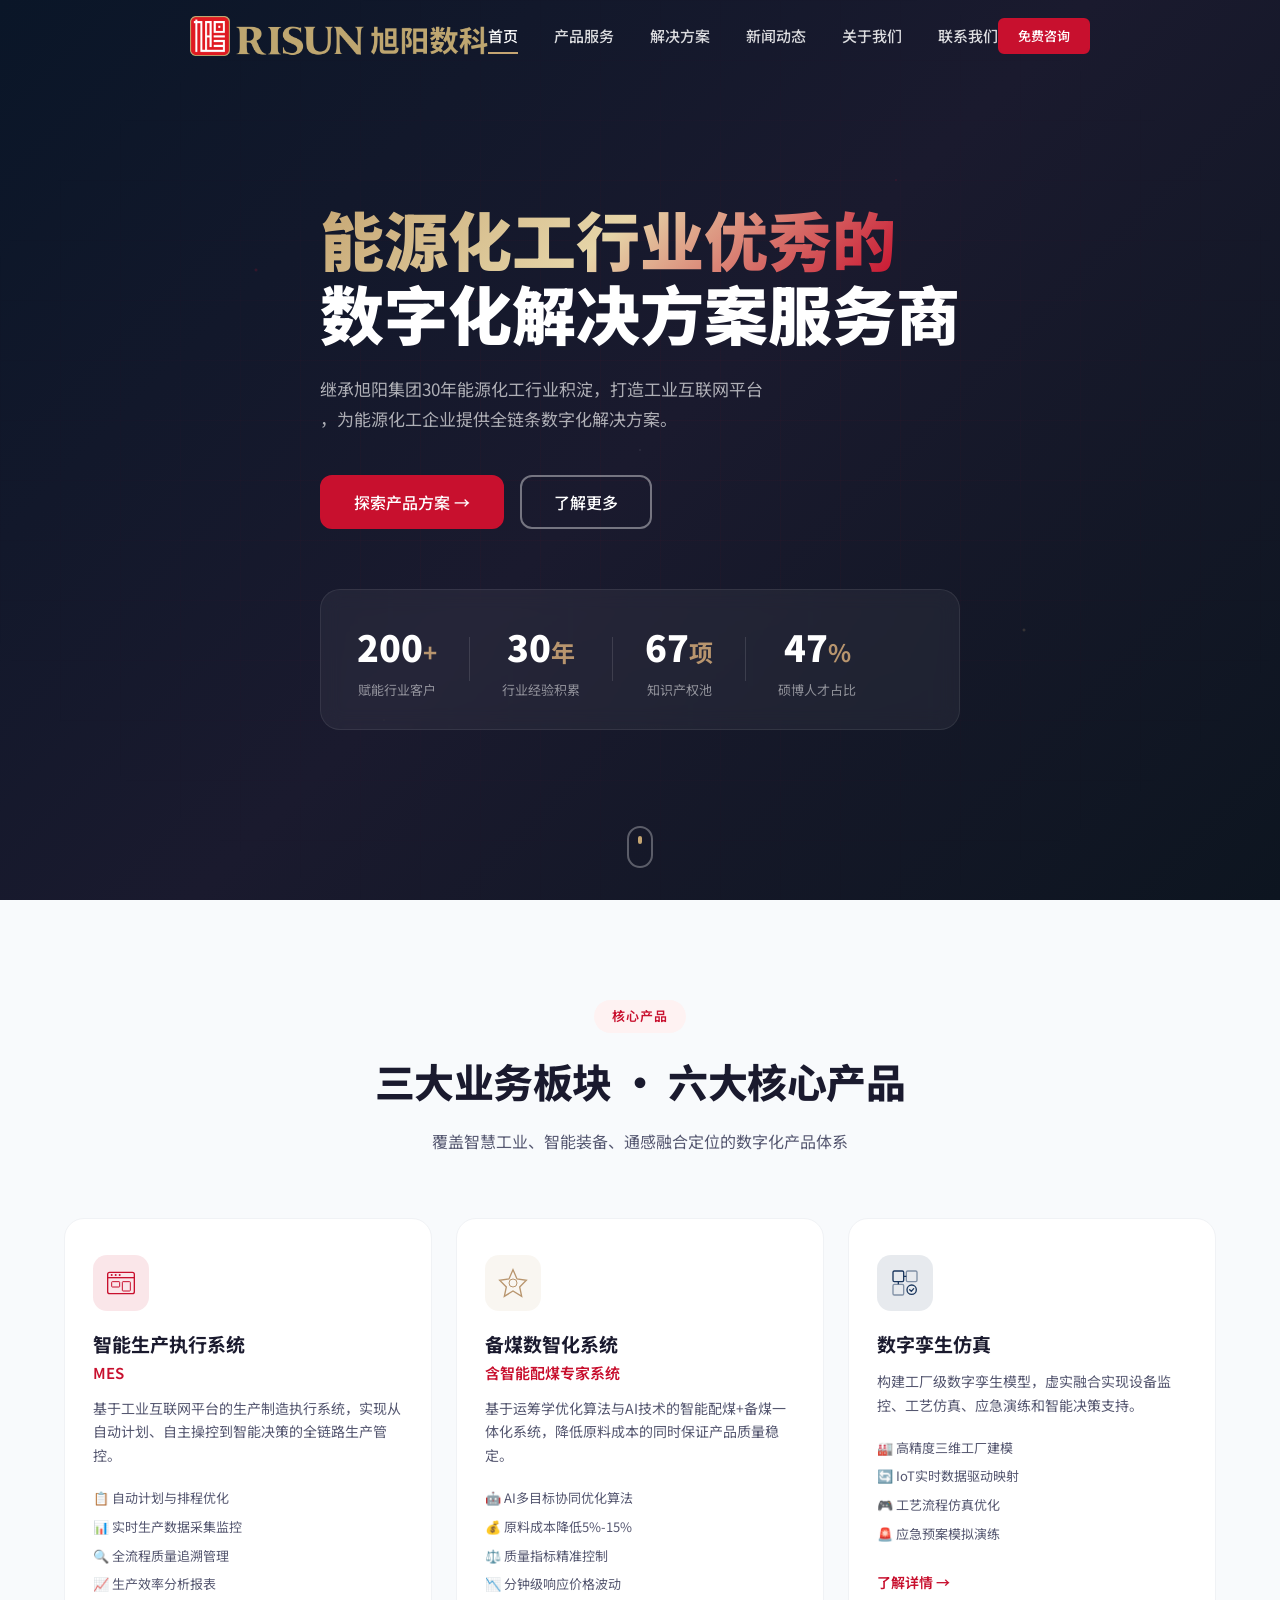
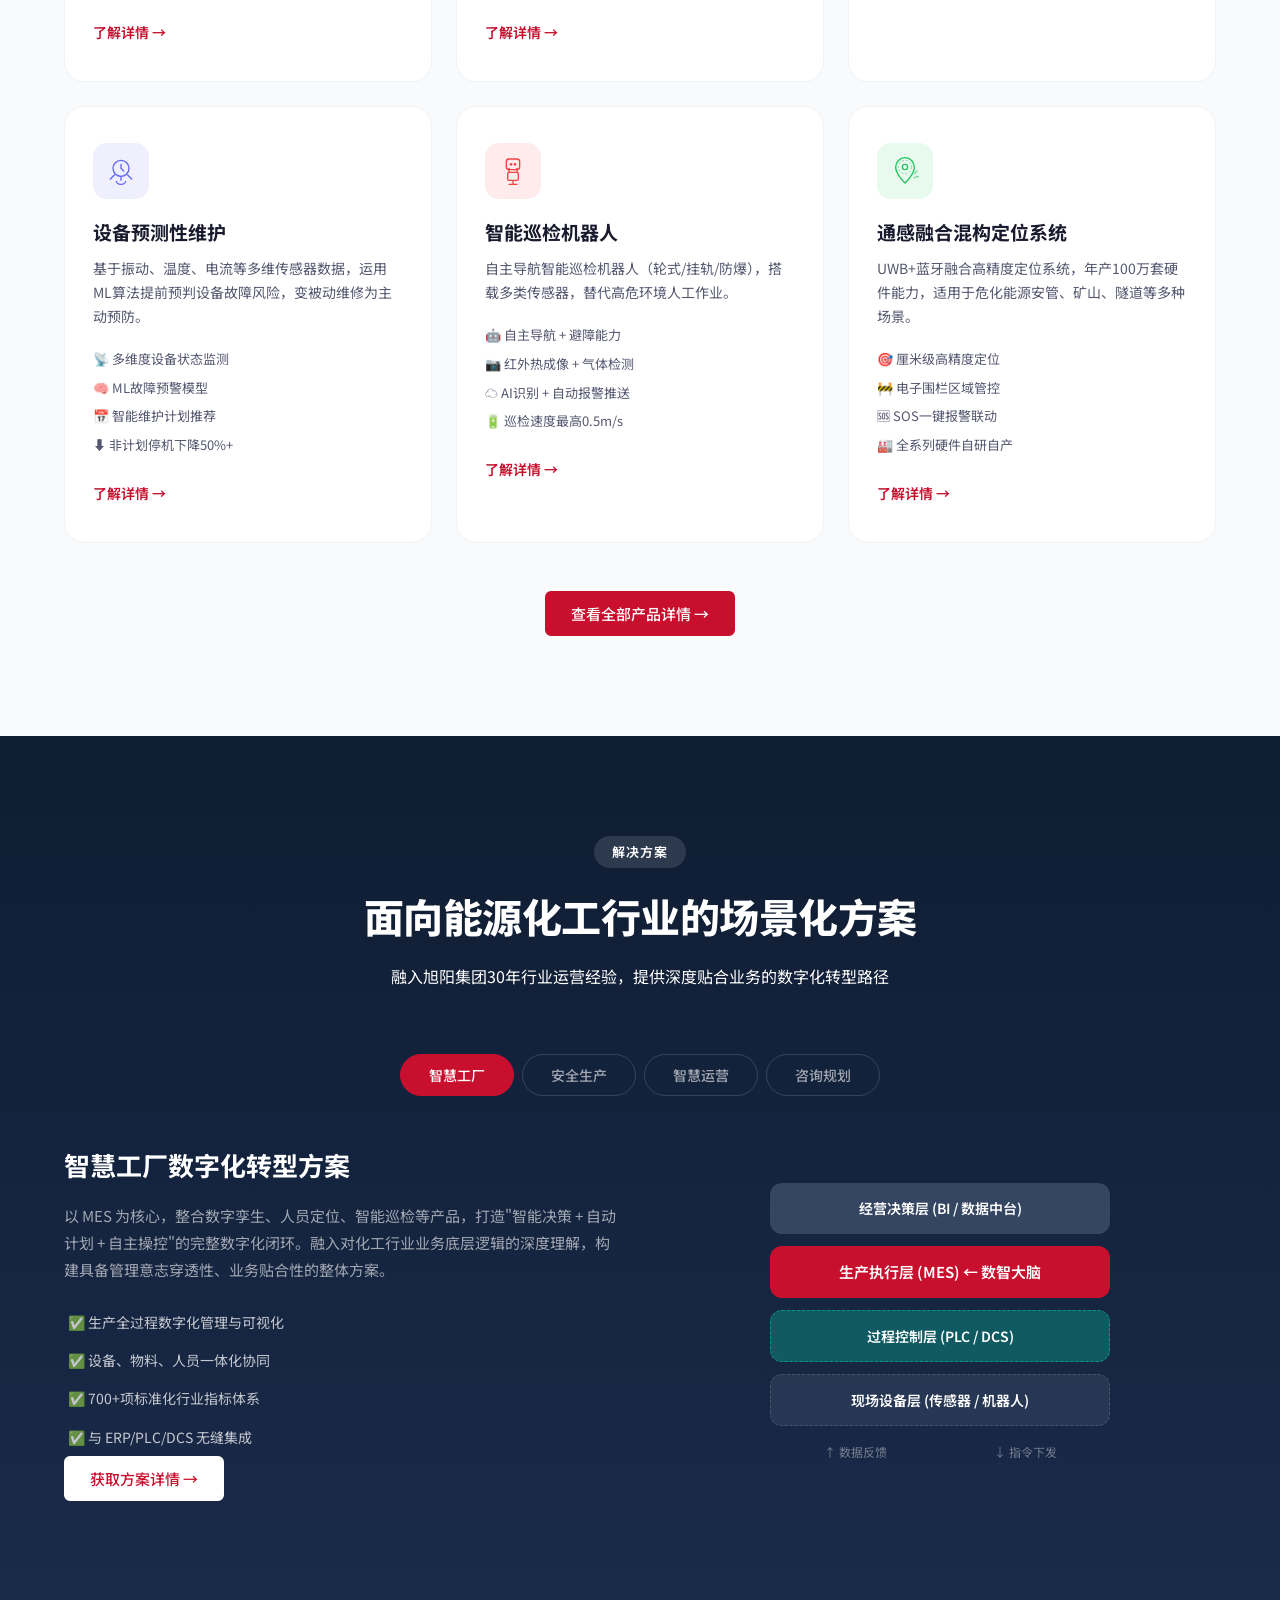
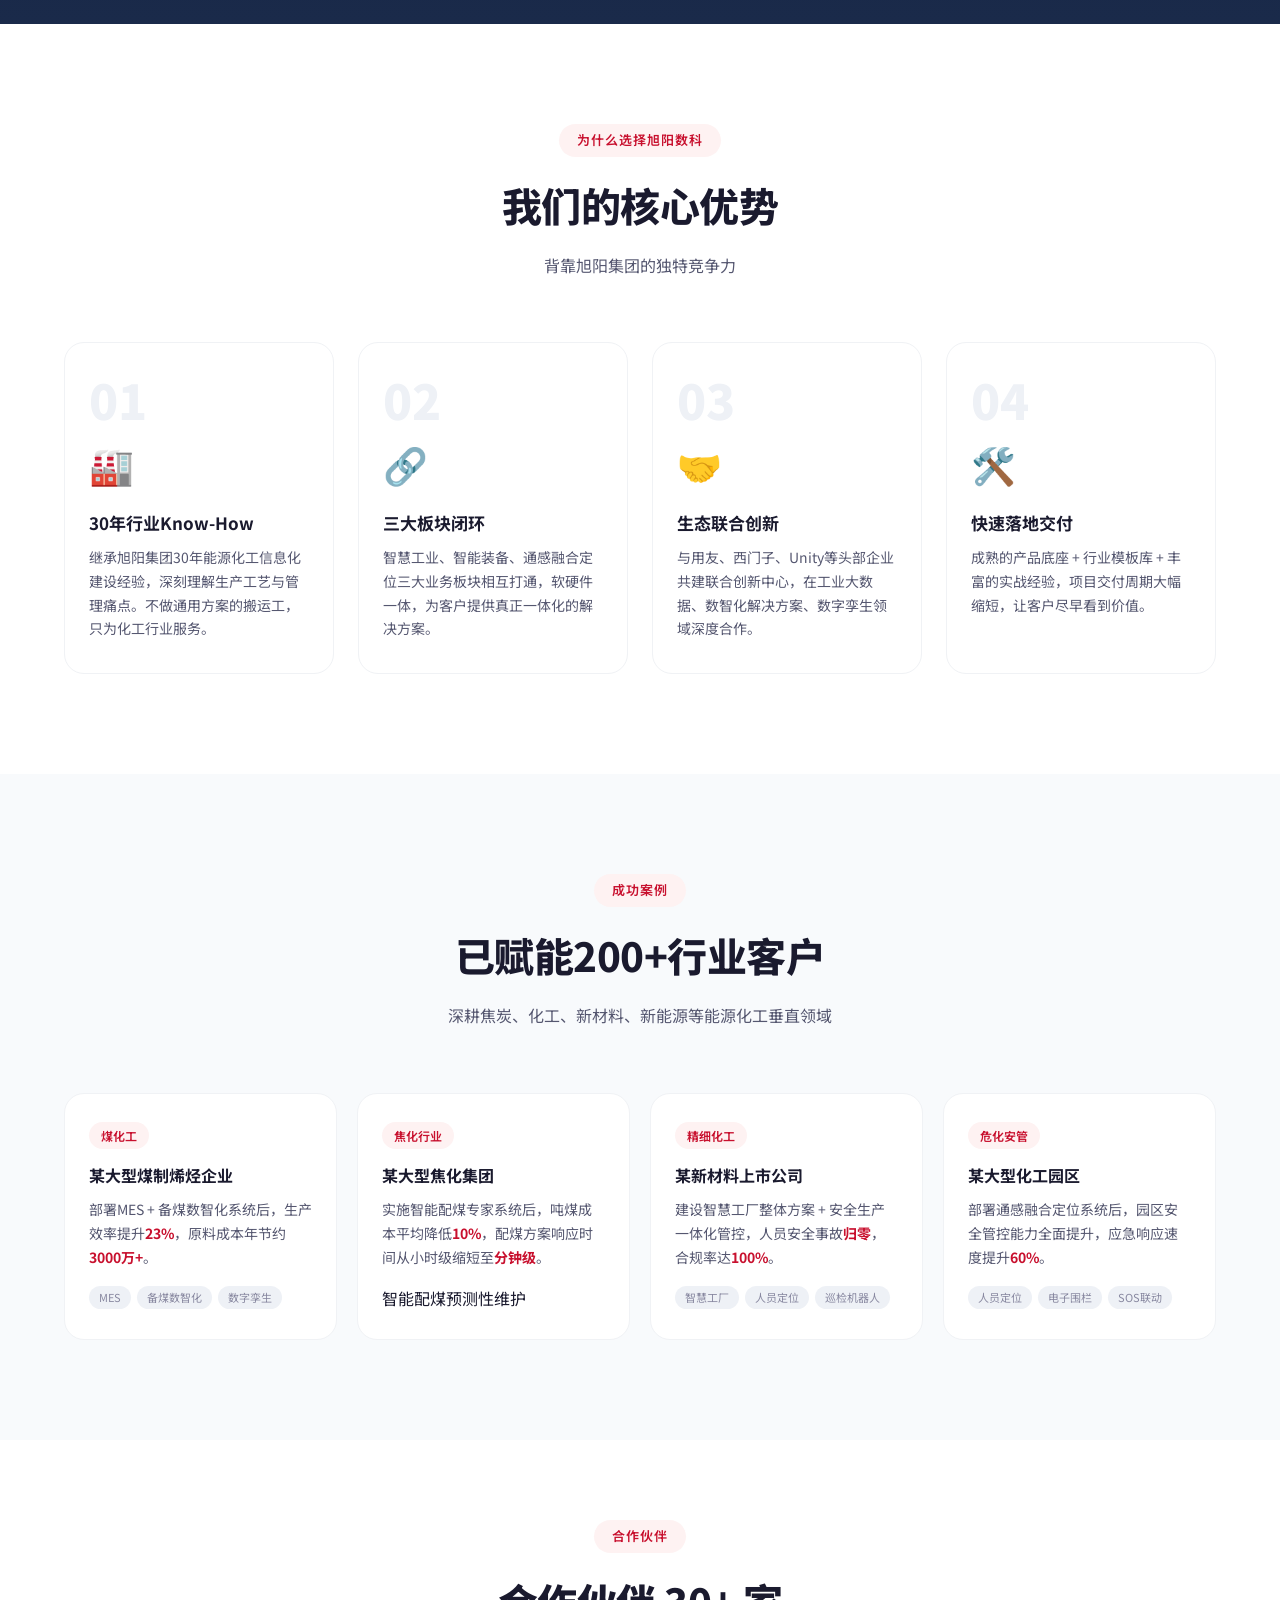
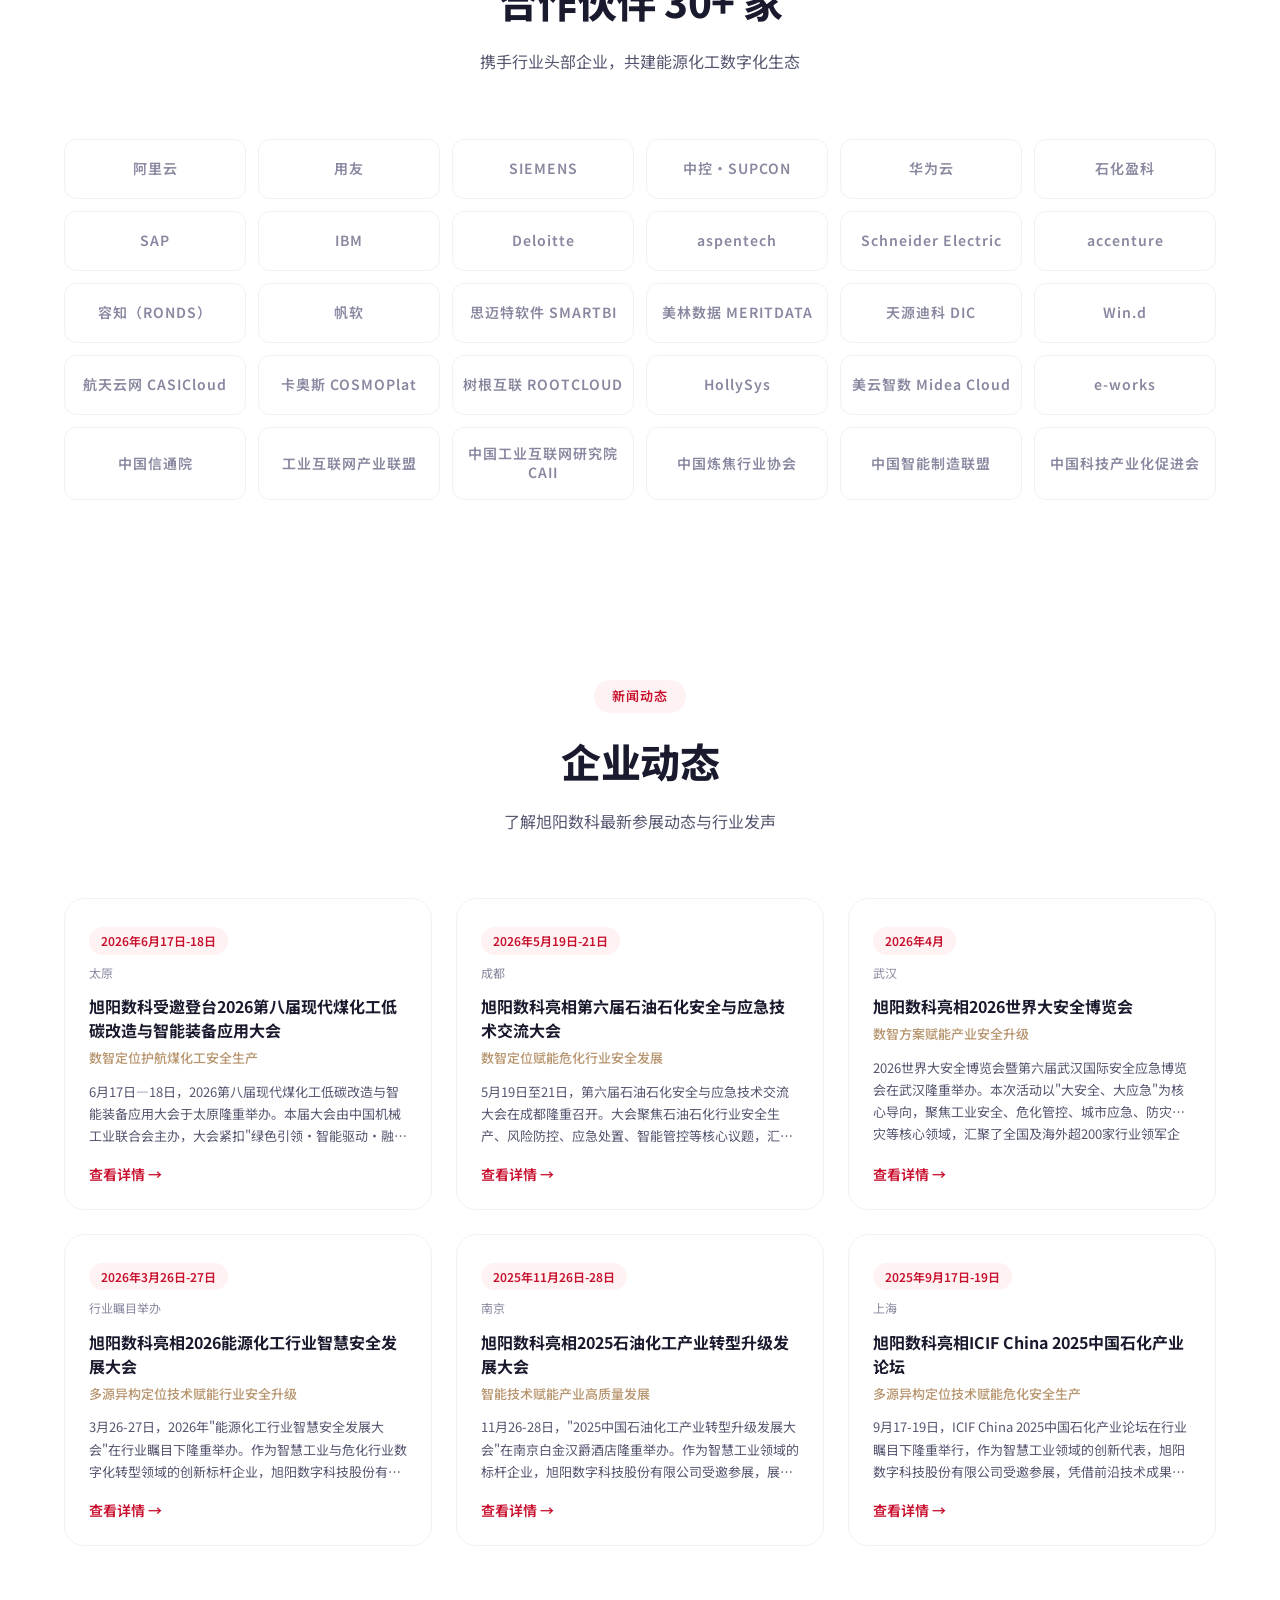
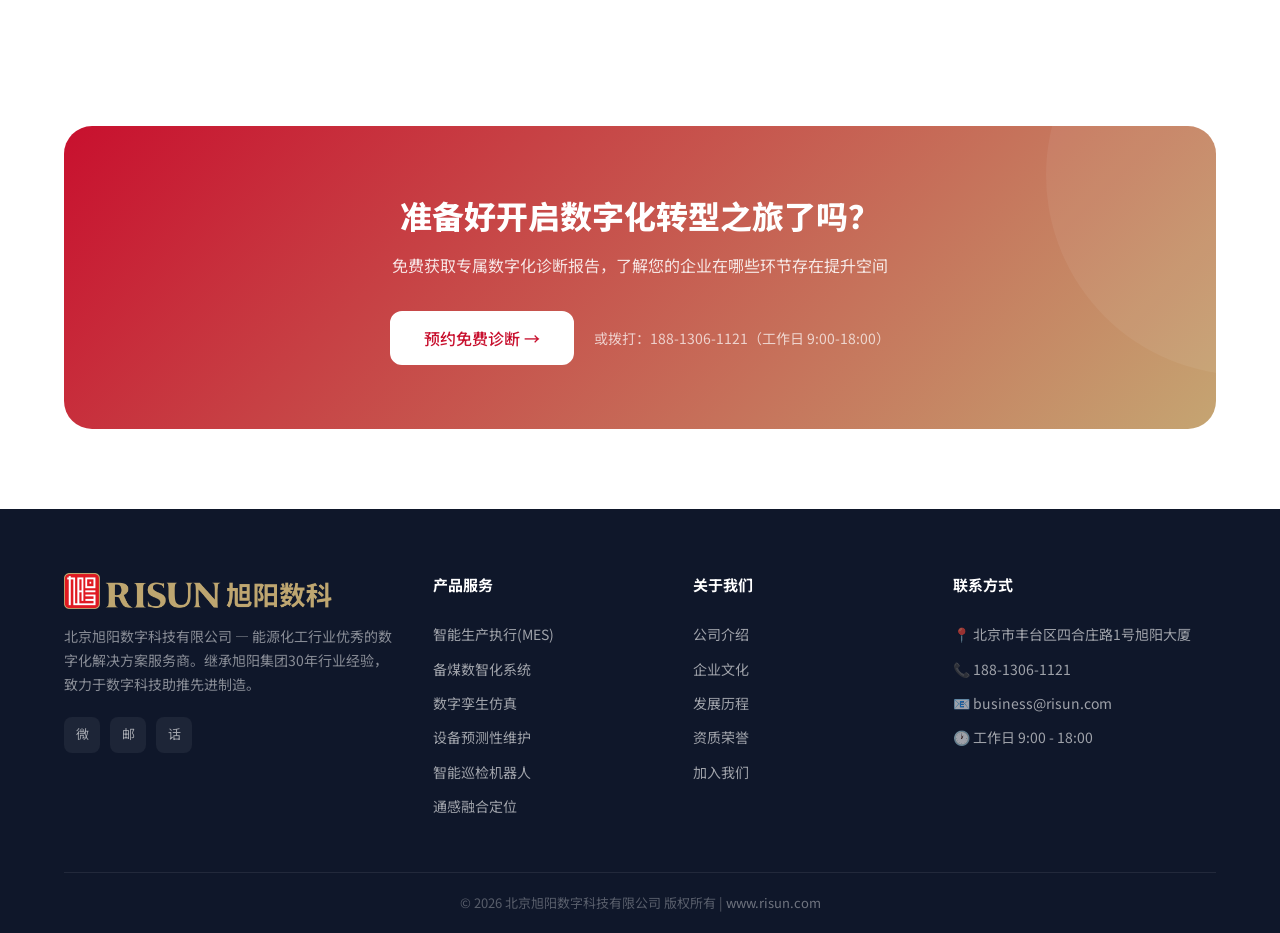
<file: index.html>
<!DOCTYPE html>
<html lang="zh-CN">
<head>
    <meta charset="UTF-8">
    <meta name="viewport" content="width=device-width, initial-scale=1.0">
    <title>旭阳数科 - 能源化工行业优秀的数字化解决方案服务商</title>
    <meta name="description" content="北京旭阳数字科技有限公司 - 继承旭阳集团30年能源化工信息化建设经验，提供MES、智能配煤、数字孪生、预测性维护、巡检机器人、人员定位等核心产品与服务。">
    <meta name="keywords" content="旭阳数科,能源化工,数字化转型,MES,智能配煤,数字孪生,预测性维护,巡检机器人,人员定位,工业互联网,智能制造">
    <link rel="stylesheet" href="css/style.css">
    <link rel="preconnect" href="https://fonts.googleapis.com">
    <link href="https://fonts.googleapis.com/css2?family=Noto+Sans+SC:wght@300;400;500;700;900&display=swap" rel="stylesheet">
    <!-- 旭阳数科官网 v2.1 - 含新闻动态栏目 -->
</head>
<body>
    <!-- 导航栏 -->
    <header class="navbar" id="navbar">
        <div class="container nav-container">
            <a href="index.html" class="logo">
                <img src="images/logo.png" alt="旭阳数科" class="logo-img">
            </a>
            <nav class="nav-menu" id="navMenu">
                <a href="index.html" class="nav-link active">首页</a>
                <a href="products.html" class="nav-link">产品服务</a>
                <a href="#solutions" class="nav-link">解决方案</a>
                <a href="#news" class="nav-link">新闻动态</a>
                <a href="about.html" class="nav-link">关于我们</a>
                <a href="contact.html" class="nav-link">联系我们</a>
            </nav>
            <div class="nav-actions">
                <a href="contact.html" class="btn btn-primary btn-sm">免费咨询</a>
                <button class="hamburger" id="hamburger" aria-label="菜单">
                    <span></span><span></span><span></span>
                </button>
            </div>
        </div>
    </header>

    <!-- Hero 区域 -->
    <section class="hero">
        <div class="hero-bg">
            <div class="hero-particles" id="particles"></div>
            <div class="hero-grid-overlay"></div>
        </div>
        <div class="container hero-content">
            <h1 class="hero-title">
                <span class="gradient-text">能源化工行业优秀的</span><br>
                数字化解决方案服务商
            </h1>
            <p class="hero-subtitle">
                继承旭阳集团30年能源化工行业积淀，打造工业互联网平台<br class="hide-mobile">，为能源化工企业提供全链条数字化解决方案。
            </p>
            <div class="hero-actions">
                <a href="products.html" class="btn btn-primary btn-lg">探索产品方案 →</a>
                <a href="#solutions" class="btn btn-outline btn-lg">了解更多</a>
            </div>
            <div class="hero-stats">
                <div class="stat-item">
                    <div class="stat-number" data-target="200">0</div><span class="stat-plus">+</span>
                    <div class="stat-label">赋能行业客户</div>
                </div>
                <div class="stat-divider"></div>
                <div class="stat-item">
                    <div class="stat-number" data-target="30">0</div><span class="stat-plus">年</span>
                    <div class="stat-label">行业经验积累</div>
                </div>
                <div class="stat-divider"></div>
                <div class="stat-item">
                    <div class="stat-number" data-target="67">0</div><span class="stat-plus">项</span>
                    <div class="stat-label">知识产权池</div>
                </div>
                <div class="stat-divider"></div>
                <div class="stat-item">
                    <div class="stat-number" data-target="47">0</div><span class="stat-percent">%</span>
                    <div class="stat-label">硕博人才占比</div>
                </div>
            </div>
        </div>
        <div class="hero-scroll-indicator">
            <div class="scroll-arrow"></div>
        </div>
    </section>

    <!-- 核心产品 -->
    <section class="section products-section" id="products">
        <div class="container">
            <div class="section-header">
                <div class="section-tag">核心产品</div>
                <h2 class="section-title">三大业务板块 · 六大核心产品</h2>
                <p class="section-desc">覆盖智慧工业、智能装备、通感融合定位的数字化产品体系</p>
            </div>
            <div class="products-grid">
                <!-- 产品卡片 1: MES -->
                <div class="product-card" data-aos="fade-up">
                    <div class="product-icon-wrap">
                        <div class="product-icon mes-icon">
                            <svg viewBox="0 0 48 48" fill="none"><rect x="4" y="8" width="40" height="32" rx="3" stroke="currentColor" stroke-width="2"/><line x1="4" y1="16" x2="44" y2="16" stroke="currentColor" stroke-width="2"/><circle cx="10" cy="12" r="1.5" fill="currentColor"/><circle cx="16" cy="12" r="1.5" fill="currentColor"/><circle cx="22" cy="12" r="1.5" fill="currentColor"/><rect x="10" y="22" width="12" height="8" rx="1" stroke="currentColor" stroke-width="1.5"/><rect x="26" y="22" width="12" height="14" rx="1" stroke="currentColor" stroke-width="1.5"/></svg>
                        </div>
                    </div>
                    <h3 class="product-name">智能生产执行系统<br><span>MES</span></h3>
                    <p class="product-desc">基于工业互联网平台的生产制造执行系统，实现从自动计划、自主操控到智能决策的全链路生产管控。</p>
                    <ul class="product-features">
                        <li>📋 自动计划与排程优化</li>
                        <li>📊 实时生产数据采集监控</li>
                        <li>🔍 全流程质量追溯管理</li>
                        <li>📈 生产效率分析报表</li>
                    </ul>
                    <a href="products.html#mes" class="product-link">了解详情 →</a>
                </div>

                <!-- 产品卡片 2: 配煤 -->
                <div class="product-card" data-aos="fade-up" data-delay="100">
                    <div class="product-icon-wrap">
                        <div class="product-icon coal-icon">
                            <svg viewBox="0 0 48 48" fill="none"><path d="M24 4L30 18L44 20L34 30L37 44L24 36L11 44L14 30L4 20L18 18L24 4Z" stroke="currentColor" stroke-width="2" fill="none"/><circle cx="24" cy="24" r="6" stroke="currentColor" stroke-width="1.5"/></svg>
                        </div>
                    </div>
                    <h3 class="product-name">备煤数智化系统<br><span>含智能配煤专家系统</span></h3>
                    <p class="product-desc">基于运筹学优化算法与AI技术的智能配煤+备煤一体化系统，降低原料成本的同时保证产品质量稳定。</p>
                    <ul class="product-features">
                        <li>🤖 AI多目标协同优化算法</li>
                        <li>💰 原料成本降低5%-15%</li>
                        <li>⚖️ 质量指标精准控制</li>
                        <li>📉 分钟级响应价格波动</li>
                    </ul>
                    <a href="products.html#coal" class="product-link">了解详情 →</a>
                </div>

                <!-- 产品卡片 3: 数字孪生 -->
                <div class="product-card" data-aos="fade-up" data-delay="200">
                    <div class="product-icon-wrap">
                        <div class="product-icon twin-icon">
                            <svg viewBox="0 0 48 48" fill="none"><rect x="6" y="6" width="16" height="16" rx="2" stroke="currentColor" stroke-width="2"/><rect x="26" y="6" width="16" height="16" rx="2" stroke="currentColor" stroke-width="2" opacity="0.5"/><rect x="6" y="26" width="16" height="16" rx="2" stroke="currentColor" stroke-width="2" opacity="0.5"/><path d="M22 14H26M14 22V26" stroke="currentColor" stroke-width="2"/><circle cx="34" cy="34" r="7" stroke="currentColor" stroke-width="2"/><path d="M31 34L33.5 36.5L37 32.5" stroke="currentColor" stroke-width="2" stroke-linecap="round" stroke-linejoin="round"/></svg>
                        </div>
                    </div>
                    <h3 class="product-name">数字孪生仿真</h3>
                    <p class="product-desc">构建工厂级数字孪生模型，虚实融合实现设备监控、工艺仿真、应急演练和智能决策支持。</p>
                    <ul class="product-features">
                        <li>🏭 高精度三维工厂建模</li>
                        <li>🔄 IoT实时数据驱动映射</li>
                        <li>🎮 工艺流程仿真优化</li>
                        <li>🚨 应急预案模拟演练</li>
                    </ul>
                    <a href="products.html#twin" class="product-link">了解详情 →</a>
                </div>

                <!-- 产品卡片 4: 预测性维护 -->
                <div class="product-card" data-aos="fade-up" data-delay="300">
                    <div class="product-icon-wrap">
                        <div class="product-icon maintain-icon">
                            <svg viewBox="0 0 48 48" fill="none"><circle cx="24" cy="20" r="12" stroke="currentColor" stroke-width="2"/><path d="M24 14V20L28 24" stroke="currentColor" stroke-width="2" stroke-linecap="round"/><path d="M8 36L14 30M40 36L34 30M24 38V32" stroke="currentColor" stroke-width="2" stroke-linecap="round"/><path d="M17 39C17 41.76 20.13 44 24 44C27.87 44 31 41.76 31 39" stroke="currentColor" stroke-width="2"/></svg>
                        </div>
                    </div>
                    <h3 class="product-name">设备预测性维护</h3>
                    <p class="product-desc">基于振动、温度、电流等多维传感器数据，运用ML算法提前预判设备故障风险，变被动维修为主动预防。</p>
                    <ul class="product-features">
                        <li>📡 多维度设备状态监测</li>
                        <li>🧠 ML故障预警模型</li>
                        <li>📅 智能维护计划推荐</li>
                        <li>⬇️ 非计划停机下降50%+</li>
                    </ul>
                    <a href="products.html#maintain" class="product-link">了解详情 →</a>
                </div>

                <!-- 产品卡片 5: 巡检机器人 -->
                <div class="product-card" data-aos="fade-up" data-delay="400">
                    <div class="product-icon-wrap">
                        <div class="product-icon robot-icon">
                            <svg viewBox="0 0 48 48" fill="none"><rect x="14" y="6" width="20" height="16" rx="4" stroke="currentColor" stroke-width="2"/><circle cx="21" cy="14" r="2" fill="currentColor"/><circle cx="27" cy="14" r="2" fill="currentColor"/><line x1="18" y1="20" x2="18" y2="26" stroke="currentColor" stroke-width="2" stroke-linecap="round"/><line x1="30" y1="20" x2="30" y2="26" stroke="currentColor" stroke-width="2" stroke-linecap="round"/><rect x="16" y="26" width="16" height="12" rx="2" stroke="currentColor" stroke-width="2"/><line x1="24" y1="38" x2="24" y2="44" stroke="currentColor" stroke-width="2"/><line x1="18" y1="44" x2="30" y2="44" stroke="currentColor" stroke-width="2" stroke-linecap="round"/></svg>
                        </div>
                    </div>
                    <h3 class="product-name">智能巡检机器人</h3>
                    <p class="product-desc">自主导航智能巡检机器人（轮式/挂轨/防爆），搭载多类传感器，替代高危环境人工作业。</p>
                    <ul class="product-features">
                        <li>🤖 自主导航 + 避障能力</li>
                        <li>📷 红外热成像 + 气体检测</li>
                        <li>☁️ AI识别 + 自动报警推送</li>
                        <li>🔋 巡检速度最高0.5m/s</li>
                    </ul>
                    <a href="products.html#robot" class="product-link">了解详情 →</a>
                </div>

                <!-- 产品卡片 6: 人员定位 -->
                <div class="product-card" data-aos="fade-up" data-delay="500">
                    <div class="product-icon-wrap">
                        <div class="product-icon location-icon">
                            <svg viewBox="0 0 48 48" fill="none"><path d="M24 4C16.27 4 10 10.73 10 18.5C10 29 24 42 24 42S38 29 38 18.5C38 10.73 31.73 4 24 4Z" stroke="currentColor" stroke-width="2"/><circle cx="24" cy="18" r="4" stroke="currentColor" stroke-width="2"/><circle cx="24" cy="18" r="10" stroke="currentColor" stroke-width="1.5" stroke-dasharray="3 3" opacity="0.5"/><path d="M38 28L42 24M38 34L44 32" stroke="currentColor" stroke-width="2" stroke-linecap="round" opacity="0.6"/></svg>
                        </div>
                    </div>
                    <h3 class="product-name">通感融合混构定位系统</h3>
                    <p class="product-desc">UWB+蓝牙融合高精度定位系统，年产100万套硬件能力，适用于危化能源安管、矿山、隧道等多种场景。</p>
                    <ul class="product-features">
                        <li>🎯 厘米级高精度定位</li>
                        <li>🚧 电子围栏区域管控</li>
                        <li>🆘 SOS一键报警联动</li>
                        <li>🏭 全系列硬件自研自产</li>
                    </ul>
                    <a href="products.html#location" class="product-link">了解详情 →</a>
                </div>
            </div>
            <div class="section-cta">
                <a href="products.html" class="btn btn-primary">查看全部产品详情 →</a>
            </div>
        </div>
    </section>

    <!-- 解决方案 -->
    <section class="section solutions-section" id="solutions">
        <div class="container">
            <div class="section-header light">
                <div class="section-tag">解决方案</div>
                <h2 class="section-title">面向能源化工行业的场景化方案</h2>
                <p class="section-desc">融入旭阳集团30年行业运营经验，提供深度贴合业务的数字化转型路径</p>
            </div>
            <div class="solutions-tabs">
                <div class="tabs-nav" id="solutionTabs">
                    <button class="tab-btn active" data-tab="smart-factory">智慧工厂</button>
                    <button class="tab-btn" data-tab="safe-production">安全生产</button>
                    <button class="tab-btn" data-tab="energy-manage">智慧运营</button>
                    <button class="tab-btn" data-tab="equipment-life">咨询规划</button>
                </div>
                <div class="tabs-content">
                    <div class="tab-panel active" id="smart-factory">
                        <div class="panel-content">
                            <div class="panel-info">
                                <h3>智慧工厂数字化转型方案</h3>
                                <p>以 MES 为核心，整合数字孪生、人员定位、智能巡检等产品，打造"智能决策 + 自动计划 + 自主操控"的完整数字化闭环。融入对化工行业业务底层逻辑的深度理解，构建具备管理意志穿透性、业务贴合性的整体方案。</p>
                                <ul class="panel-list">
                                    <li>✅ 生产全过程数字化管理与可视化</li>
                                    <li>✅ 设备、物料、人员一体化协同</li>
                                    <li>✅ 700+项标准化行业指标体系</li>
                                    <li>✅ 与 ERP/PLC/DCS 无缝集成</li>
                                </ul>
                                <a href="contact.html" class="btn btn-white">获取方案详情 →</a>
                            </div>
                            <div class="panel-visual">
                                <div class="factory-diagram">
                                    <div class="factory-layer layer-plan">经营决策层 (BI / 数据中台)</div>
                                    <div class="factory-layer layer-mes">生产执行层 (MES) ← 数智大脑</div>
                                    <div class="factory-layer layer-control">过程控制层 (PLC / DCS)</div>
                                    <div class="factory-layer layer-device">现场设备层 (传感器 / 机器人)</div>
                                    <div class="factory-arrows">
                                        <span>↑ 数据反馈</span>
                                        <span>↓ 指令下发</span>
                                    </div>
                                </div>
                            </div>
                        </div>
                    </div>
                    <div class="tab-panel" id="safe-production">
                        <div class="panel-content">
                            <div class="panel-info">
                                <h3>安全生产一体化管控方案</h3>
                                <p>以企业安全与环保需求、政府安环管控要求为中心，建立统一的标准规范体系和安全运维保障体系。融合人员定位、智能巡检、视频AI等多维感知手段，构建全方位安全管理网络。</p>
                                <ul class="panel-list">
                                    <li>✅ 重大危险源安全管理</li>
                                    <li>✅ 双重预防机制数字化落地</li>
                                    <li>✅ 特殊作业许可与过程管理</li>
                                    <li>✅ 机器人替代人工进入高危区域</li>
                                </ul>
                                <a href="contact.html" class="btn btn-white">获取方案详情 →</a>
                            </div>
                            <div class="panel-visual">
                                <div class="safety-visual">
                                    <div class="safety-circle outer">
                                        <div class="safety-circle middle">
                                            <div class="safety-circle inner">
                                                <span class="safety-center">安全<br>中心</span>
                                            </div>
                                        </div>
                                    </div>
                                    <div class="safety-items">
                                        <span class="safety-item">📍 人员定位</span>
                                        <span class="safety-item">🤖 巡检机器人</span>
                                        <span class="safety-item">📹 视频AI</span>
                                        <span class="safety-item">🌡️ 环境监测</span>
                                    </div>
                                </div>
                            </div>
                        </div>
                    </div>
                    <div class="tab-panel" id="energy-manage">
                        <div class="panel-content">
                            <div class="panel-info">
                                <h3>智慧运营整体解决方案</h3>
                                <p>基于工业互联网平台，构建融入运营智慧的企业运营应用。梳理化工行业700+项核心指标，建立标准化指标体系，支撑集团和企业各级管理层决策。涵盖销售、采购、供应、财务、库存等全方位运营管理。</p>
                                <ul class="panel-list">
                                    <li>✅ ERP咨询与实施服务（专注化工）</li>
                                    <li>✅ 数据治理与数据上行</li>
                                    <li>✅ 智慧物流自动化体系</li>
                                    <li>✅ 能源管理系统与碳排放核算</li>
                                </ul>
                                <a href="contact.html" class="btn btn-white">获取方案详情 →</a>
                            </div>
                            <div class="panel-visual">
                                <div class="energy-chart">
                                    <div class="energy-bar" style="--height:85%;--color:#C8102E"><span>-15%</span></div>
                                    <div class="energy-bar" style="--height:70%;--color:#C5A572"><span>-8%</span></div>
                                    <div class="energy-bar" style="--height:55%;--color:#1a365d"><span>-22%</span></div>
                                    <div class="energy-bar" style="--height:40%;--color:#6366F1"><span>-12%</span></div>
                                    <div class="energy-labels"><span>Q1</span><span>Q2</span><span>Q3</span><span>Q4</span></div>
                                </div>
                            </div>
                        </div>
                    </div>
                    <div class="tab-panel" id="equipment-life">
                        <div class="panel-content">
                            <div class="panel-info">
                                <h3>企业级数字化规划咨询</h3>
                                <p>采用旭阳独创的六步法咨询方法论：企业战略分析→对标领先实践→评估现状与差距→制定数字化战略目标→设计架构蓝图→设计总体实施路线图，实现业务驱动IT，IT为业务目标服务。</p>
                                <ul class="panel-list">
                                    <li>✅ 企业级数字化顶层规划</li>
                                    <li>✅ 新建/改造工厂数字化规划</li>
                                    <li>✅ 智能工厂咨询规划</li>
                                    <li>✅ 信息安全等级保护测评咨询</li>
                                </ul>
                                <a href="contact.html" class="btn btn-white">获取方案详情 →</a>
                            </div>
                            <div class="panel-visual">
                                <div class="lifecycle-timeline">
                                    <div class="lc-stage">
                                        <div class="lc-dot"></div>
                                        <span>战略分析</span>
                                    </div>
                                    <div class="lc-arrow"></div>
                                    <div class="lc-stage active">
                                        <div class="lc-dot"></div>
                                        <span>对标评估</span>
                                    </div>
                                    <div class="lc-arrow"></div>
                                    <div class="lc-stage">
                                        <div class="lc-dot"></div>
                                        <span>架构设计</span>
                                    </div>
                                    <div class="lc-arrow"></div>
                                    <div class="lc-stage">
                                        <div class="lc-dot"></div>
                                        <span>路线规划</span>
                                    </div>
                                </div>
                            </div>
                        </div>
                    </div>
                </div>
            </div>
        </div>
    </section>

    <!-- 核心优势 -->
    <section class="section advantages-section">
        <div class="container">
            <div class="section-header">
                <div class="section-tag">为什么选择旭阳数科</div>
                <h2 class="section-title">我们的核心优势</h2>
                <p class="section-desc">背靠旭阳集团的独特竞争力</p>
            </div>
            <div class="advantages-grid">
                <div class="advantage-card">
                    <div class="advantage-num">01</div>
                    <div class="advantage-icon">🏭</div>
                    <h3>30年行业Know-How</h3>
                    <p>继承旭阳集团30年能源化工信息化建设经验，深刻理解生产工艺与管理痛点。不做通用方案的搬运工，只为化工行业服务。</p>
                </div>
                <div class="advantage-card">
                    <div class="advantage-num">02</div>
                    <div class="advantage-icon">🔗</div>
                    <h3>三大板块闭环</h3>
                    <p>智慧工业、智能装备、通感融合定位三大业务板块相互打通，软硬件一体，为客户提供真正一体化的解决方案。</p>
                </div>
                <div class="advantage-card">
                    <div class="advantage-num">03</div>
                    <div class="advantage-icon">🤝</div>
                    <h3>生态联合创新</h3>
                    <p>与用友、西门子、Unity等头部企业共建联合创新中心，在工业大数据、数智化解决方案、数字孪生领域深度合作。</p>
                </div>
                <div class="advantage-card">
                    <div class="advantage-num">04</div>
                    <div class="advantage-icon">🛠️</div>
                    <h3>快速落地交付</h3>
                    <p>成熟的产品底座 + 行业模板库 + 丰富的实战经验，项目交付周期大幅缩短，让客户尽早看到价值。</p>
                </div>
            </div>
        </div>
    </section>

    <!-- 客户案例 -->
    <section class="section cases-section">
        <div class="container">
            <div class="section-header">
                <div class="section-tag">成功案例</div>
                <h2 class="section-title">已赋能200+行业客户</h2>
                <p class="section-desc">深耕焦炭、化工、新材料、新能源等能源化工垂直领域</p>
            </div>
            <div class="cases-slider" id="casesSlider">
                <div class="case-card">
                    <div class="case-industry">煤化工</div>
                    <h3>某大型煤制烯烃企业</h3>
                    <p class="case-desc">部署MES + 备煤数智化系统后，生产效率提升<strong>23%</strong>，原料成本年节约<strong>3000万+</strong>。</p>
                    <div class="case-tags">
                        <span>MES</span><span>备煤数智化</span><span>数字孪生</span>
                    </div>
                </div>
                <div class="case-card">
                    <div class="case-industry">焦化行业</div>
                    <h3>某大型焦化集团</h3>
                    <p class="case-desc">实施智能配煤专家系统后，吨煤成本平均降低<strong>10%</strong>，配煤方案响应时间从小时级缩短至<strong>分钟级</strong>。</p>
                    <div case-tags">
                        <span>智能配煤</span><span>预测性维护</span>
                    </div>
                </div>
                <div class="case-card">
                    <div class="case-industry">精细化工</div>
                    <h3>某新材料上市公司</h3>
                    <p class="case-desc">建设智慧工厂整体方案 + 安全生产一体化管控，人员安全事故<strong>归零</strong>，合规率达<strong>100%</strong>。</p>
                    <div class="case-tags">
                        <span>智慧工厂</span><span>人员定位</span><span>巡检机器人</span>
                    </div>
                </div>
                <div class="case-card">
                    <div class="case-industry">危化安管</div>
                    <h3>某大型化工园区</h3>
                    <p class="case-desc">部署通感融合定位系统后，园区安全管控能力全面提升，应急响应速度提升<strong>60%</strong>。</p>
                    <div class="case-tags">
                        <span>人员定位</span><span>电子围栏</span><span>SOS联动</span>
                    </div>
                </div>
            </div>
        </div>
    </section>

    <!-- 合作伙伴 -->
    <section class="section partners-section">
        <div class="container">
            <div class="section-header">
                <div class="section-tag">合作伙伴</div>
                <h2 class="section-title">合作伙伴 30+ 家</h2>
                <p class="section-desc">携手行业头部企业，共建能源化工数字化生态</p>
            </div>
            <div class="partners-grid">
                <!-- 第一行 -->
                <div class="partner-logo"><span>阿里云</span></div>
                <div class="partner-logo"><span>用友</span></div>
                <div class="partner-logo"><span>SIEMENS</span></div>
                <div class="partner-logo"><span>中控·SUPCON</span></div>
                <div class="partner-logo"><span>华为云</span></div>
                <div class="partner-logo"><span>石化盈科</span></div>
                <!-- 第二行 -->
                <div class="partner-logo"><span>SAP</span></div>
                <div class="partner-logo"><span>IBM</span></div>
                <div class="partner-logo"><span>Deloitte</span></div>
                <div class="partner-logo"><span>aspentech</span></div>
                <div class="partner-logo"><span>Schneider Electric</span></div>
                <div class="partner-logo"><span>accenture</span></div>
                <!-- 第三行 -->
                <div class="partner-logo"><span>容知（RONDS）</span></div>
                <div class="partner-logo"><span>帆软</span></div>
                <div class="partner-logo"><span>思迈特软件 SMARTBI</span></div>
                <div class="partner-logo"><span>美林数据 MERITDATA</span></div>
                <div class="partner-logo"><span>天源迪科 DIC</span></div>
                <div class="partner-logo"><span>Win.d</span></div>
                <!-- 第四行 -->
                <div class="partner-logo"><span>航天云网 CASICloud</span></div>
                <div class="partner-logo"><span>卡奥斯 COSMOPlat</span></div>
                <div class="partner-logo"><span>树根互联 ROOTCLOUD</span></div>
                <div class="partner-logo"><span>HollySys</span></div>
                <div class="partner-logo"><span>美云智数 Midea Cloud</span></div>
                <div class="partner-logo"><span>e-works</span></div>
                <!-- 第五行 -->
                <div class="partner-logo"><span>中国信通院</span></div>
                <div class="partner-logo"><span>工业互联网产业联盟</span></div>
                <div class="partner-logo"><span>中国工业互联网研究院 CAII</span></div>
                <div class="partner-logo"><span>中国炼焦行业协会</span></div>
                <div class="partner-logo"><span>中国智能制造联盟</span></div>
                <div class="partner-logo"><span>中国科技产业化促进会</span></div>
            </div>
        </div>
    </section>

    <!-- 新闻动态 -->
    <section class="section news-section" id="news">
        <div class="container">
            <div class="section-header">
                <div class="section-tag">新闻动态</div>
                <h2 class="section-title">企业动态</h2>
                <p class="section-desc">了解旭阳数科最新参展动态与行业发声</p>
            </div>
            <div class="news-grid">
                <!-- 新闻 6（最新）-->
                <div class="news-card">
                    <span class="news-date">2026年6月17日-18日</span>
                    <span class="news-location">太原</span>
                    <h3 class="news-title">旭阳数科受邀登台2026第八届现代煤化工低碳改造与智能装备应用大会</h3>
                    <p class="news-subtitle">数智定位护航煤化工安全生产</p>
                    <p class="news-excerpt">6月17日—18日，2026第八届现代煤化工低碳改造与智能装备应用大会于太原隆重举办。本届大会由中国机械工业联合会主办，大会紧扣"绿色引领·智能驱动·融合创新"主题，聚焦行业低碳改造、智能装备升级、安全生产管控等核心议题。旭阳数字科技股份有限公司获大会组委会特邀，公司总经理助理高志刚登台发表专题主旨演讲。</p>
                    <a href="news-6.html" class="news-link">查看详情 →</a>
                </div>
                <!-- 新闻 1 -->
                <div class="news-card">
                    <span class="news-date">2026年5月19日-21日</span>
                    <span class="news-location">成都</span>
                    <h3 class="news-title">旭阳数科亮相第六届石油石化安全与应急技术交流大会</h3>
                    <p class="news-subtitle">数智定位赋能危化行业安全发展</p>
                    <p class="news-excerpt">5月19日至21日，第六届石油石化安全与应急技术交流大会在成都隆重召开。大会聚焦石油石化行业安全生产、风险防控、应急处置、智能管控等核心议题，汇聚全国石油石化、危化化工领域科研院所、龙头企业及行业专家代表齐聚一堂。</p>
                    <a href="news-1.html" class="news-link">查看详情 →</a>
                </div>
                <!-- 新闻 2 -->
                <div class="news-card">
                    <span class="news-date">2026年4月</span>
                    <span class="news-location">武汉</span>
                    <h3 class="news-title">旭阳数科亮相2026世界大安全博览会</h3>
                    <p class="news-subtitle">数智方案赋能产业安全升级</p>
                    <p class="news-excerpt">2026世界大安全博览会暨第六届武汉国际安全应急博览会在武汉隆重举办。本次活动以"大安全、大应急"为核心导向，聚焦工业安全、危化管控、城市应急、防灾减灾等核心领域，汇聚了全国及海外超200家行业领军企业参展。</p>
                    <a href="news-2.html" class="news-link">查看详情 →</a>
                </div>
                <!-- 新闻 3 -->
                <div class="news-card">
                    <span class="news-date">2026年3月26日-27日</span>
                    <span class="news-location">行业瞩目举办</span>
                    <h3 class="news-title">旭阳数科亮相2026能源化工行业智慧安全发展大会</h3>
                    <p class="news-subtitle">多源异构定位技术赋能行业安全升级</p>
                    <p class="news-excerpt">3月26-27日，2026年"能源化工行业智慧安全发展大会"在行业瞩目下隆重举办。作为智慧工业与危化行业数字化转型领域的创新标杆企业，旭阳数字科技股份有限公司受邀参展，全方位展现了企业在能源化工智慧安全领域的核心实力。</p>
                    <a href="news-3.html" class="news-link">查看详情 →</a>
                </div>
                <!-- 新闻 4 -->
                <div class="news-card">
                    <span class="news-date">2025年11月26日-28日</span>
                    <span class="news-location">南京</span>
                    <h3 class="news-title">旭阳数科亮相2025石油化工产业转型升级发展大会</h3>
                    <p class="news-subtitle">智能技术赋能产业高质量发展</p>
                    <p class="news-excerpt">11月26-28日，"2025中国石油化工产业转型升级发展大会"在南京白金汉爵酒店隆重举办。作为智慧工业领域的标杆企业，旭阳数字科技股份有限公司受邀参展，展现了企业助力石化产业转型升级的强劲实力。</p>
                    <a href="news-4.html" class="news-link">查看详情 →</a>
                </div>
                <!-- 新闻 5 -->
                <div class="news-card">
                    <span class="news-date">2025年9月17日-19日</span>
                    <span class="news-location">上海</span>
                    <h3 class="news-title">旭阳数科亮相ICIF China 2025中国石化产业论坛</h3>
                    <p class="news-subtitle">多源异构定位技术赋能危化安全生产</p>
                    <p class="news-excerpt">9月17-19日，ICIF China 2025中国石化产业论坛在行业瞩目下隆重举行，作为智慧工业领域的创新代表，旭阳数字科技股份有限公司受邀参展，凭借前沿技术成果与实践经验，在行业舞台上展现强劲发展势能。</p>
                    <a href="news-5.html" class="news-link">查看详情 →</a>
                </div>
            </div>
        </div>
    </section>

    <!-- CTA 行动召唤 -->
    <section class="cta-section">
        <div class="container">
            <div class="cta-box">
                <h2>准备好开启数字化转型之旅了吗？</h2>
                <p>免费获取专属数字化诊断报告，了解您的企业在哪些环节存在提升空间</p>
                <div class="cta-actions">
                    <a href="contact.html" class="btn btn-white btn-lg">预约免费诊断 →</a>
                    <span class="cta-note">或拨打：188-1306-1121（工作日 9:00-18:00）</span>
                </div>
            </div>
        </div>
    </section>

    <!-- 页脚 -->
    <footer class="footer">
        <div class="container">
            <div class="footer-grid">
                <div class="footer-brand">
                    <div class="logo">
                        <img src="images/logo.png" alt="旭阳数科" class="logo-img-footer">
                    </div>
                    <p class="footer-about">北京旭阳数字科技有限公司 — 能源化工行业优秀的数字化解决方案服务商。继承旭阳集团30年行业经验，致力于数字科技助推先进制造。</p>
                    <div class="footer-social">
                        <a href="#" aria-label="微信"><span>微</span></a>
                        <a href="#" aria-label="邮箱"><span>邮</span></a>
                        <a href="tel:18813061121" aria-label="电话"><span>话</span></a>
                    </div>
                </div>
                <div class="footer-links">
                    <h4>产品服务</h4>
                    <ul>
                        <li><a href="products.html#mes">智能生产执行(MES)</a></li>
                        <li><a href="products.html#coal">备煤数智化系统</a></li>
                        <li><a href="products.html#twin">数字孪生仿真</a></li>
                        <li><a href="products.html#maintain">设备预测性维护</a></li>
                        <li><a href="products.html#robot">智能巡检机器人</a></li>
                        <li><a href="products.html#location">通感融合定位</a></li>
                    </ul>
                </div>
                <div class="footer-links">
                    <h4>关于我们</h4>
                    <ul>
                        <li><a href="about.html">公司介绍</a></li>
                        <li><a href="about.html">企业文化</a></li>
                        <li><a href="about.html">发展历程</a></li>
                        <li><a href="about.html">资质荣誉</a></li>
                        <li><a href="about.html">加入我们</a></li>
                    </ul>
                </div>
                <div class="footer-contact">
                    <h4>联系方式</h4>
                    <ul>
                        <li>📍 北京市丰台区四合庄路1号旭阳大厦</li>
                        <li>📞 188-1306-1121</li>
                        <li>📧 business@risun.com</li>
                        <li>🕐 工作日 9:00 - 18:00</li>
                    </ul>
                </div>
            </div>
            <div class="footer-bottom">
                <p>&copy; 2026 北京旭阳数字科技有限公司 版权所有 | <a href="https://www.risun.com" target="_blank">www.risun.com</a></p>
            </div>
        </div>
    </footer>

    <script src="js/news-data.js"></script>
    <script src="js/main.js"></script>
</body>
</html>
</file>
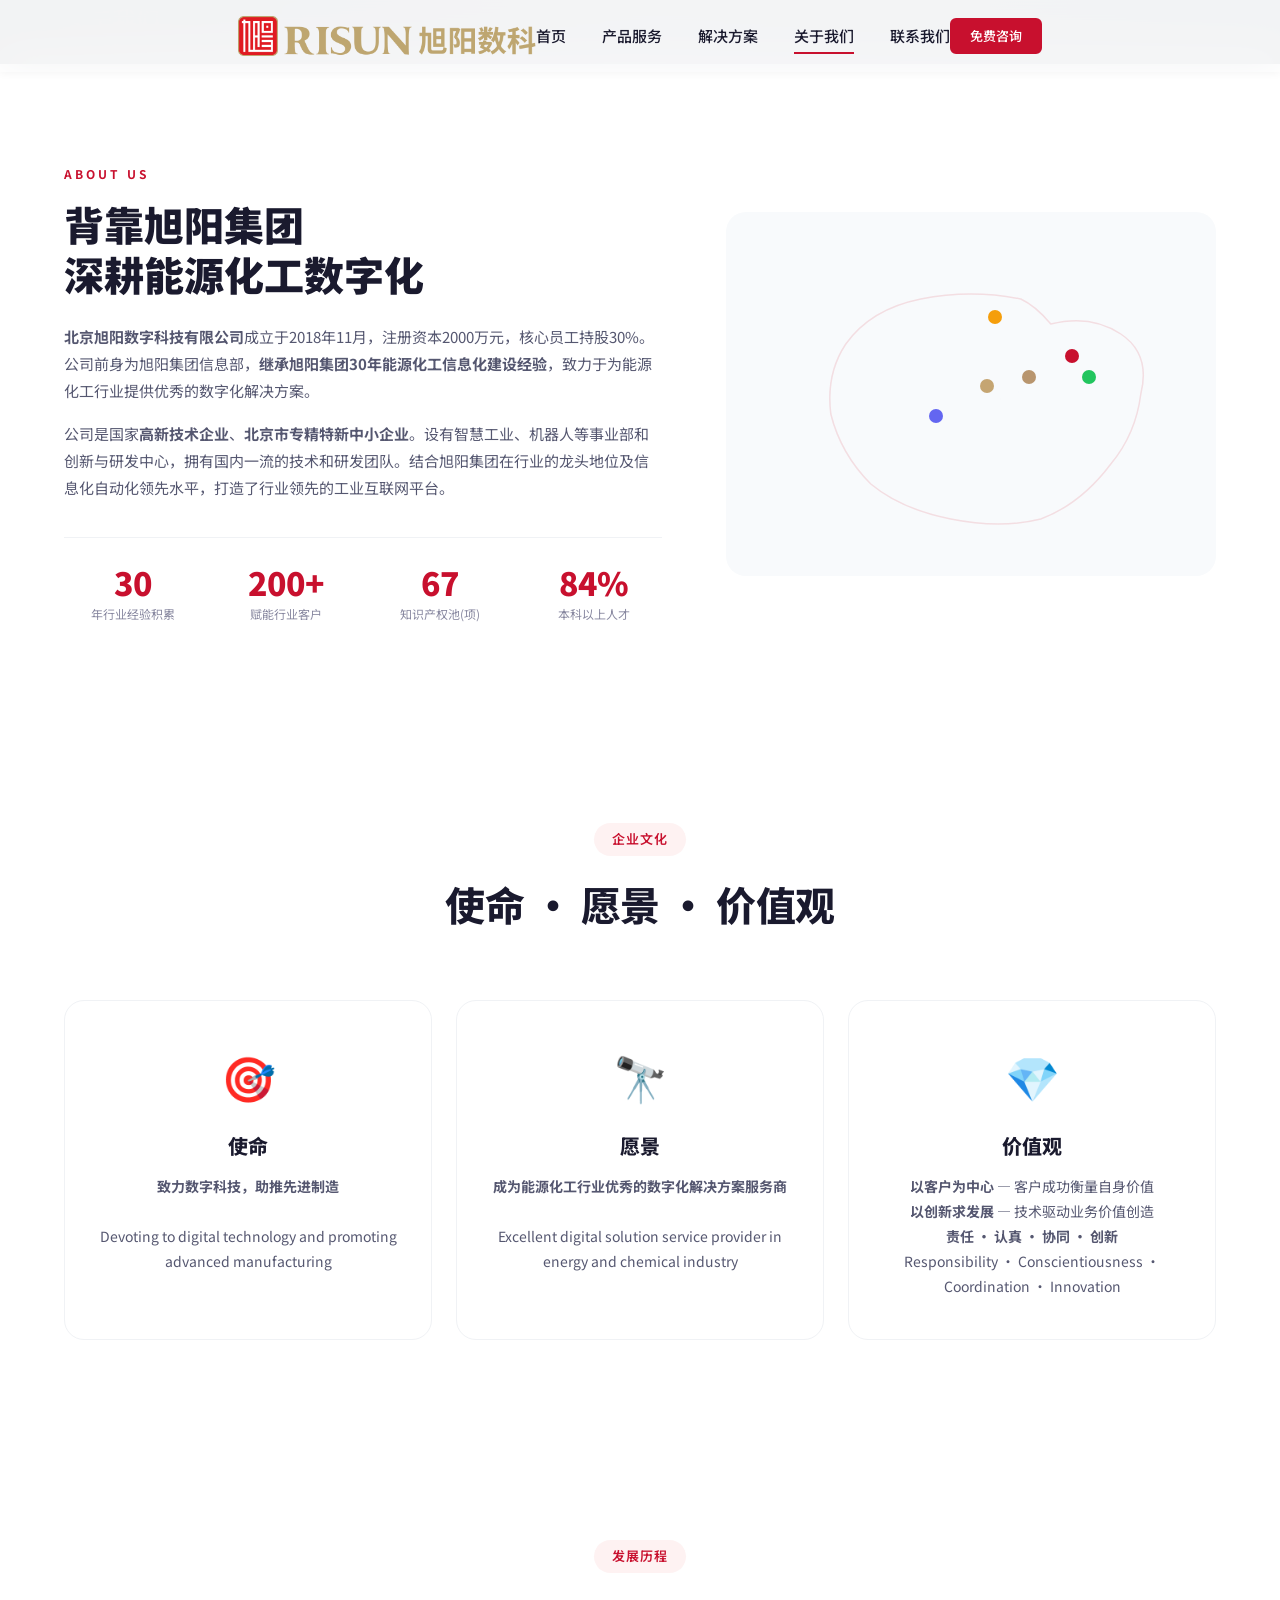
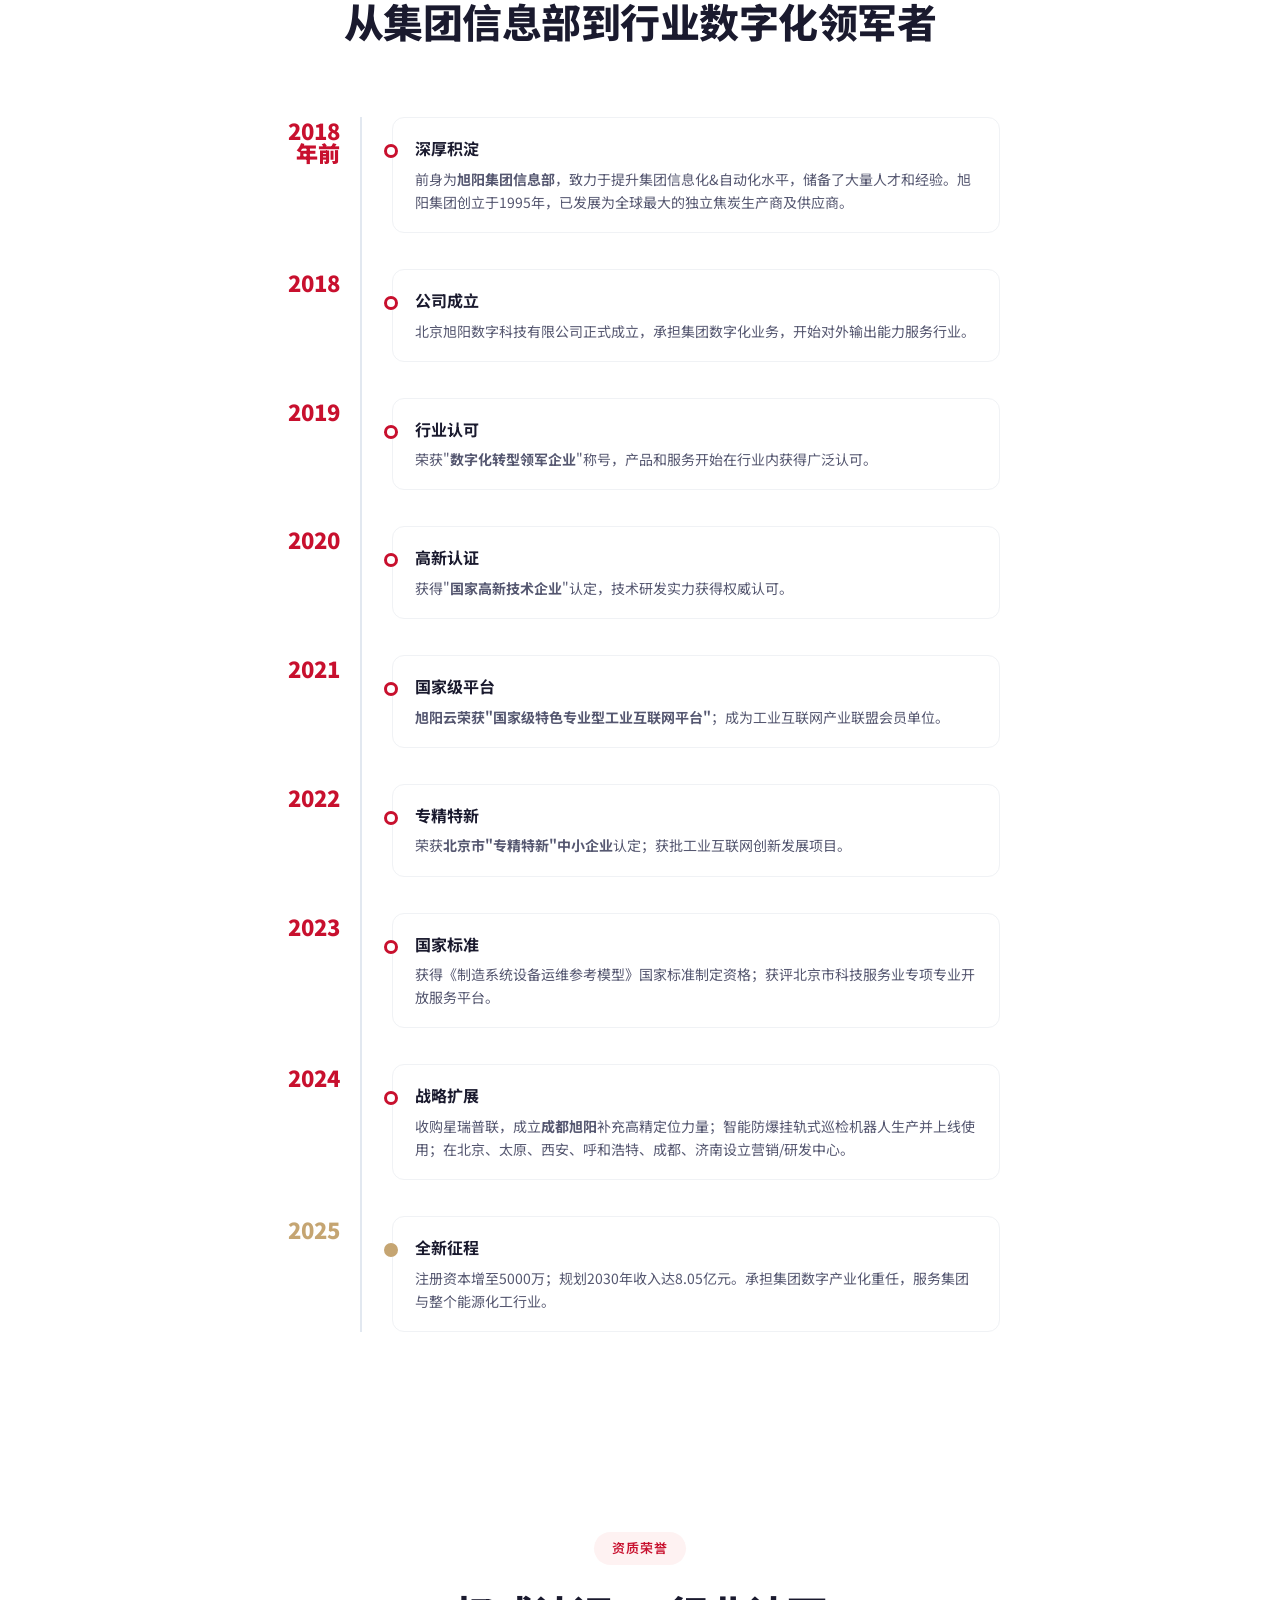
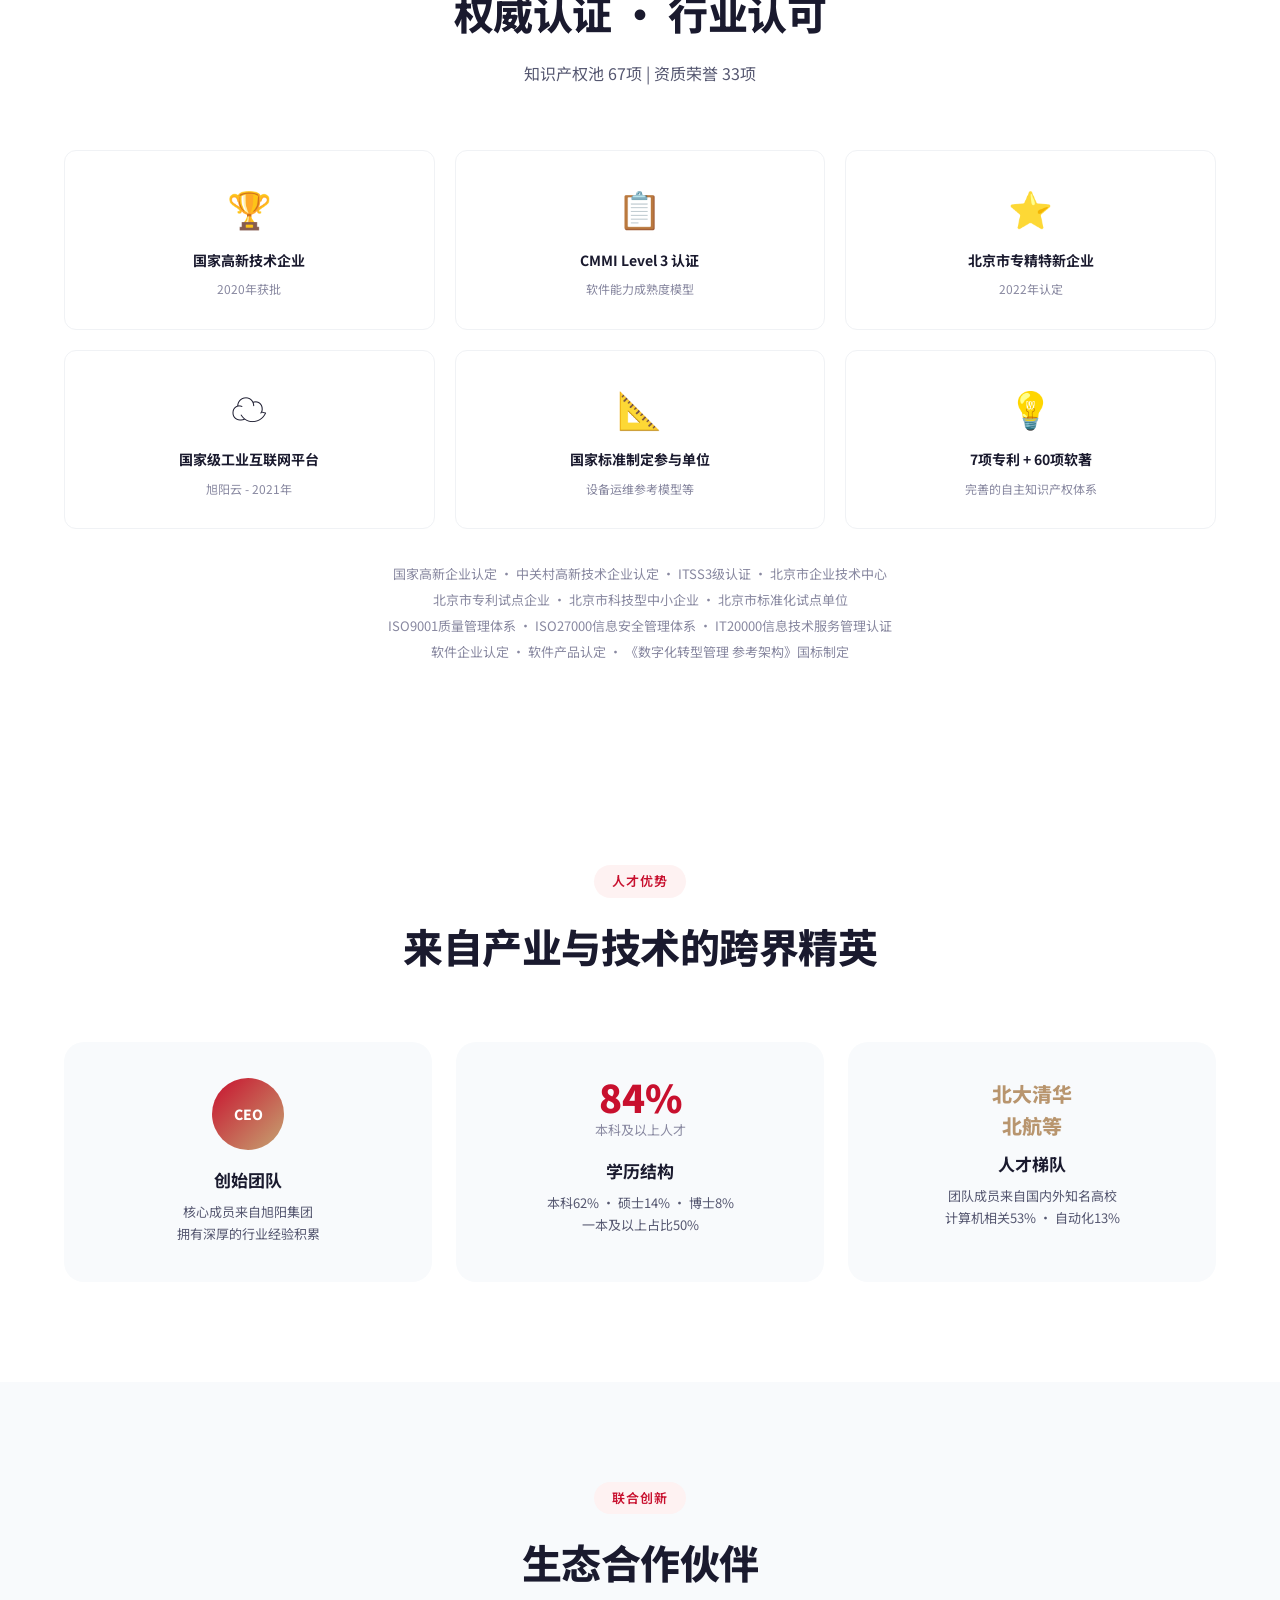
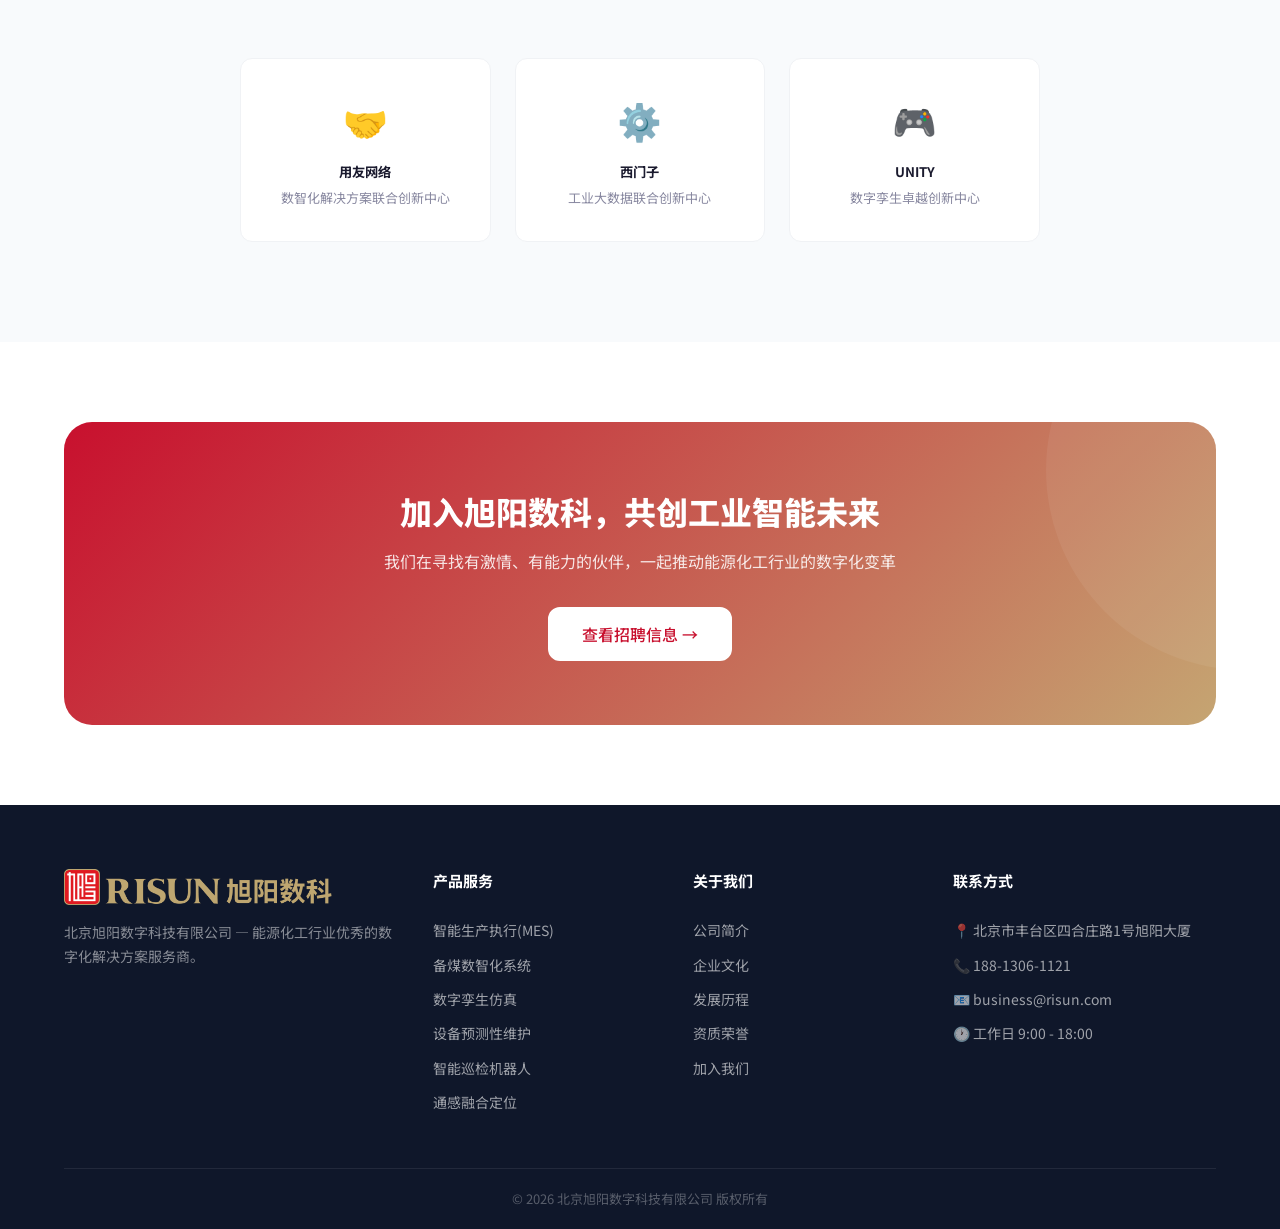
<file: about.html>
<!DOCTYPE html>
<html lang="zh-CN">
<head>
    <meta charset="UTF-8">
    <meta name="viewport" content="width=device-width, initial-scale=1.0">
    <title>关于我们 - 旭阳数科 | 能源化工数字化解决方案</title>
    <meta name="description" content="了解北京旭阳数字科技有限公司 — 继承旭阳集团30年能源化工信息化建设经验，国家高新技术企业，北京市专精特新中小企业。">
    <link rel="stylesheet" href="css/style.css">
    <link rel="stylesheet" href="css/about.css">
    <link rel="preconnect" href="https://fonts.googleapis.com">
    <link href="https://fonts.googleapis.com/css2?family=Noto+Sans+SC:wght@300;400;500;700;900&display=swap" rel="stylesheet">
</head>
<body>
    <!-- 导航栏 -->
    <header class="navbar scrolled">
        <div class="container nav-container">
            <a href="index.html" class="logo">
                <img src="images/logo.png" alt="旭阳数科" class="logo-img">
            </a>
            <nav class="nav-menu" id="navMenu">
                <a href="index.html" class="nav-link">首页</a>
                <a href="products.html" class="nav-link">产品服务</a>
                <a href="index.html#solutions" class="nav-link">解决方案</a>
                <a href="about.html" class="nav-link active">关于我们</a>
                <a href="contact.html" class="nav-link">联系我们</a>
            </nav>
            <div class="nav-actions">
                <a href="contact.html" class="btn btn-primary btn-sm">免费咨询</a>
                <button class="hamburger" id="hamburger" aria-label="菜单"><span></span><span></span><span></span></button>
            </div>
        </div>
    </header>

    <!-- 页面 Banner -->
    <section class="page-banner about-banner">
        <div class="container">
            <div class="banner-content">
                <h1>关于我们</h1>
                <p>继承旭阳集团30年积淀，以数字科技助推先进制造</p>
            </div>
        </div>
        <div class="banner-decoration"></div>
    </section>

    <!-- 公司简介 -->
    <section class="about-intro section" id="intro">
        <div class="container">
            <div class="intro-grid">
                <div class="intro-text">
                    <div class="intro-label">ABOUT US</div>
                    <h2>背靠旭阳集团<br>深耕能源化工数字化</h2>
                    <p><strong>北京旭阳数字科技有限公司</strong>成立于2018年11月，注册资本2000万元，核心员工持股30%。公司前身为旭阳集团信息部，<strong>继承旭阳集团30年能源化工信息化建设经验</strong>，致力于为能源化工行业提供优秀的数字化解决方案。</p>
                    <p>公司是国家<strong>高新技术企业</strong>、<strong>北京市专精特新中小企业</strong>。设有智慧工业、机器人等事业部和创新与研发中心，拥有国内一流的技术和研发团队。结合旭阳集团在行业的龙头地位及信息化自动化领先水平，打造了行业领先的工业互联网平台。</p>

                    <div class="intro-stats">
                        <div class="ist-item">
                            <div class="ist-num">30</div>
                            <div class="ist-label">年行业经验积累</div>
                        </div>
                        <div class="ist-item">
                            <div class="ist-num">200+</div>
                            <div class="ist-label">赋能行业客户</div>
                        </div>
                        <div class="ist-item">
                            <div class="ist-num">67</div>
                            <div class="ist-label">知识产权池(项)</div>
                        </div>
                        <div class="ist-item">
                            <div class="ist-num">84%</div>
                            <div class="ist-label">本科以上人才</div>
                        </div>
                    </div>
                </div>
                <div class="intro-visual">
                    <div class="intro-card-main">
                        <div class="ic-map">
                            <div class="map-dot md-beijing" data-city="北京·总部 & 研发中心"></div>
                            <div class="map-dot md-xian" data-city="西安·研发中心"></div>
                            <div class="map-dot md-taiyuan" data-city="太原·交付中心"></div>
                            <div class="map-dot md-chengdu" data-city="成都·研发中心（定位）"></div>
                            <div class="map-dot md-jinan" data-city="济南·营销中心"></div>
                            <div class="map-dot md-hohhot" data-city="呼和浩特·营销中心"></div>
                            <svg viewBox="0 0 400 300" class="china-map-bg">
                                <path d="M280,80 Q320,70 350,90 Q380,110 370,150 Q365,190 340,220 Q310,260 270,275 Q230,285 180,275 Q130,265 100,240 Q70,210 60,170 Q55,130 75,100 Q100,65 150,55 Q200,45 250,55 Q265,62 280,80Z"
                                      fill="none" stroke="rgba(200,16,46,0.12)" stroke-width="1.5"/>
                                <line x1="290" y1="105" x2="290" y2="105" stroke="rgba(200,16,46,0.2)" stroke-width="1" stroke-dasharray="4,4"/>
                                <line x1="255" y1="135" x2="255" y2="135" stroke="rgba(197,165,114,0.2)" stroke-width="1" stroke-dasharray="4,4"/>
                                <line x1="268" y1="140" x2="268" y2="140" stroke="rgba(200,16,46,0.2)" stroke-width="1" stroke-dasharray="4,4"/>
                                <line x1="230" y1="155" x2="230" y2="155" stroke="rgba(26,54,93,0.2)" stroke-width="1" stroke-dasharray="4,4"/>
                                <line x1="248" y1="148" x2="248" y2="148" stroke="rgba(99,102,241,0.2)" stroke-width="1" stroke-dasharray="4,4"/>
                                <line x1="215" y1="130" x2="215" y2="130" stroke="rgba(245,166,35,0.2)" stroke-width="1" stroke-dasharray="4,4"/>
                            </svg>
                        </div>
                    </div>
                </div>
            </div>
        </div>
    </section>

    <!-- 企业文化 -->
    <section class="culture-section section alt-bg" id="culture">
        <div class="container">
            <div class="section-header">
                <div class="section-tag">企业文化</div>
                <h2 class="section-title">使命 · 愿景 · 价值观</h2>
            </div>
            <div class="culture-grid">
                <div class="culture-card">
                    <div class="culture-icon">🎯</div>
                    <h3>使命</h3>
                    <p><strong>致力数字科技，助推先进制造</strong><br><br>Devoting to digital technology and promoting advanced manufacturing</p>
                </div>
                <div class="culture-card">
                    <div class="culture-icon">🔭</div>
                    <h3>愿景</h3>
                    <p><strong>成为能源化工行业优秀的数字化解决方案服务商</strong><br><br>Excellent digital solution service provider in energy and chemical industry</p>
                </div>
                <div class="culture-card">
                    <div class="culture-icon">💎</div>
                    <h3>价值观</h3>
                    <p><strong>以客户为中心</strong> — 客户成功衡量自身价值<br>
                       <strong>以创新求发展</strong> — 技术驱动业务价值创造<br>
                       <strong>责任 · 认真 · 协同 · 创新</strong><br>
                       Responsibility · Conscientiousness · Coordination · Innovation</p>
                </div>
            </div>
        </div>
    </section>

    <!-- 发展历程 -->
    <section class="timeline-section section" id="timeline">
        <div class="container">
            <div class="section-header">
                <div class="section-tag">发展历程</div>
                <h2 class="section-title">从集团信息部到行业数字化领军者</h2>
            </div>
            <div class="timeline">
                <div class="tl-item">
                    <div class="tl-year">2018年前</div>
                    <div class="tl-content">
                        <h4>深厚积淀</h4>
                        <p>前身为<strong>旭阳集团信息部</strong>，致力于提升集团信息化&自动化水平，储备了大量人才和经验。旭阳集团创立于1995年，已发展为全球最大的独立焦炭生产商及供应商。</p>
                    </div>
                </div>
                <div class="tl-item">
                    <div class="tl-year">2018</div>
                    <div class="tl-content">
                        <h4>公司成立</h4>
                        <p>北京旭阳数字科技有限公司正式成立，承担集团数字化业务，开始对外输出能力服务行业。</p>
                    </div>
                </div>
                <div class="tl-item">
                    <div class="tl-year">2019</div>
                    <div class="tl-content">
                        <h4>行业认可</h4>
                        <p>荣获"<strong>数字化转型领军企业</strong>"称号，产品和服务开始在行业内获得广泛认可。</p>
                    </div>
                </div>
                <div class="tl-item">
                    <div class="tl-year">2020</div>
                    <div class="tl-content">
                        <h4>高新认证</h4>
                        <p>获得"<strong>国家高新技术企业</strong>"认定，技术研发实力获得权威认可。</p>
                    </div>
                </div>
                <div class="tl-item">
                    <div class="tl-year">2021</div>
                    <div class="tl-content">
                        <h4>国家级平台</h4>
                        <p><strong>旭阳云荣获"国家级特色专业型工业互联网平台"</strong>；成为工业互联网产业联盟会员单位。</p>
                    </div>
                </div>
                <div class="tl-item">
                    <div class="tl-year">2022</div>
                    <div class="tl-content">
                        <h4>专精特新</h4>
                        <p>荣获<strong>北京市"专精特新"中小企业</strong>认定；获批工业互联网创新发展项目。</p>
                    </div>
                </div>
                <div class="tl-item">
                    <div class="tl-year">2023</div>
                    <div class="tl-content">
                        <h4>国家标准</h4>
                        <p>获得《制造系统设备运维参考模型》国家标准制定资格；获评北京市科技服务业专项专业开放服务平台。</p>
                    </div>
                </div>
                <div class="tl-item">
                    <div class="tl-year">2024</div>
                    <div class="tl-content">
                        <h4>战略扩展</h4>
                        <p>收购星瑞普联，成立<strong>成都旭阳</strong>补充高精定位力量；智能防爆挂轨式巡检机器人生产并上线使用；在北京、太原、西安、呼和浩特、成都、济南设立营销/研发中心。</p>
                    </div>
                </div>
                <div class="tl-item current">
                    <div class="tl-year">2025</div>
                    <div class="tl-content">
                        <h4>全新征程</h4>
                        <p>注册资本增至5000万；规划2030年收入达8.05亿元。承担集团数字产业化重任，服务集团与整个能源化工行业。</p>
                    </div>
                </div>
            </div>
        </div>
    </section>

    <!-- 资质荣誉 -->
    <div class="honors-section section alt-bg" id="honors">
        <div class="container">
            <div class="section-header">
                <div class="section-tag">资质荣誉</div>
                <h2 class="section-title">权威认证 · 行业认可</h2>
                <p class="section-desc">知识产权池 67项 | 资质荣誉 33项</p>
            </div>
            <div class="honors-grid">
                <div class="honor-card">
                    <div class="honor-badge">🏆</div>
                    <h5>国家高新技术企业</h5>
                    <span>2020年获批</span>
                </div>
                <div class="honor-card">
                    <div class="honor-badge">📋</div>
                    <h5>CMMI Level 3 认证</h5>
                    <span>软件能力成熟度模型</span>
                </div>
                <div class="honor-card">
                    <div class="honor-badge">⭐</div>
                    <h5>北京市专精特新企业</h5>
                    <span>2022年认定</span>
                </div>
                <div class="honor-card">
                    <div class="honor-badge">☁️</div>
                    <h5>国家级工业互联网平台</h5>
                    <span>旭阳云 - 2021年</span>
                </div>
                <div class="honor-card">
                    <div class="honor-badge">📐</div>
                    <h5>国家标准制定参与单位</h5>
                    <span>设备运维参考模型等</span>
                </div>
                <div class="honor-card">
                    <div class="honor-badge">💡</div>
                    <h5>7项专利 + 60项软著</h5>
                    <span>完善的自主知识产权体系</span>
                </div>
            </div>
            <div style="margin-top:32px;text-align:center">
                <p style="font-size:13px;color:var(--text-tertiary);line-height:2;max-width:700px;margin:auto;">
                    国家高新企业认定 · 中关村高新技术企业认定 · ITSS3级认证 · 北京市企业技术中心<br>
                    北京市专利试点企业 · 北京市科技型中小企业 · 北京市标准化试点单位<br>
                    ISO9001质量管理体系 · ISO27000信息安全管理体系 · IT20000信息技术服务管理认证<br>
                    软件企业认定 · 软件产品认定 · 《数字化转型管理 参考架构》国标制定
                </p>
            </div>
        </div>
    </div>

    <!-- 团队介绍 -->
    <section class="team-section section" id="team">
        <div class="container">
            <div class="section-header">
                <div class="section-tag">人才优势</div>
                <h2 class="section-title">来自产业与技术的跨界精英</h2>
            </div>
            <div class="team-grid">
                <div class="team-card">
                    <div class="team-avatar ceo">CEO</div>
                    <h4>创始团队</h4>
                    <p class="team-role">核心成员来自旭阳集团<br>拥有深厚的行业经验积累</p>
                </div>
                <div class="team-card">
                    <div class="team-rd-stat">
                        <div class="rd-num">84%</div>
                        <div class="rd-label">本科及以上人才</div>
                    </div>
                    <h4>学历结构</h4>
                    <p class="team-role">本科62% · 硕士14% · 博士8%<br>一本及以上占比50%</p>
                </div>
                <div class="team-card">
                    <div class="team-partner-stat">
                        <span>北大清华<br>北航等</span>
                    </div>
                    <h4>人才梯队</h4>
                    <p class="team-role">团队成员来自国内外知名高校<br>计算机相关53% · 自动化13%</p>
                </div>
            </div>
        </div>
    </section>

    <!-- 合作生态 -->
    <section class="section" style="background:var(--bg-light)">
        <div class="container">
            <div class="section-header">
                <div class="section-tag">联合创新</div>
                <h2 class="section-title">生态合作伙伴</h2>
            </div>
            <div style="display:grid;grid-template-columns:repeat(3,1fr);gap:24px;max-width:800px;margin:0 auto">
                <div style="background:white;border-radius:var(--radius-md);padding:32px 20px;text-align:center;border:1px solid var(--border-light)">
                    <div style="font-size:36px;margin-bottom:12px">🤝</div>
                    <h5 style="margin-bottom:6px">用友网络</h5>
                    <p style="font-size:13px;color:var(--text-tertiary)">数智化解决方案联合创新中心</p>
                </div>
                <div style="background:white;border-radius:var(--radius-md);padding:32px 20px;text-align:center;border:1px solid var(--border-light)">
                    <div style="font-size:36px;margin-bottom:12px">⚙️</div>
                    <h5 style="margin-bottom:6px">西门子</h5>
                    <p style="font-size:13px;color:var(--text-tertiary)">工业大数据联合创新中心</p>
                </div>
                <div style="background:white;border-radius:var(--radius-md);padding:32px 20px;text-align:center;border:1px solid var(--border-light)">
                    <div style="font-size:36px;margin-bottom:12px">🎮</div>
                    <h5 style="margin-bottom:6px">UNITY</h5>
                    <p style="font-size:13px;color:var(--text-tertiary)">数字孪生卓越创新中心</p>
                </div>
            </div>
        </div>
    </section>

    <!-- 加入我们 CTA -->
    <section class="cta-section">
        <div class="container">
            <div class="cta-box">
                <h2>加入旭阳数科，共创工业智能未来</h2>
                <p>我们在寻找有激情、有能力的伙伴，一起推动能源化工行业的数字化变革</p>
                <div class="cta-actions">
                    <a href="contact.html" class="btn btn-white btn-lg">查看招聘信息 →</a>
                </div>
            </div>
        </div>
    </section>

    <!-- 页脚 -->
    <footer class="footer">
        <div class="container">
            <div class="footer-grid">
                <div class="footer-brand">
                    <div class="logo">
                        <img src="images/logo.png" alt="旭阳数科" class="logo-img-footer">
                    </div>
                    <p class="footer-about">北京旭阳数字科技有限公司 — 能源化工行业优秀的数字化解决方案服务商。</p>
                </div>
                <div class="footer-links">
                    <h4>产品服务</h4>
                    <ul>
                        <li><a href="products.html#mes">智能生产执行(MES)</a></li>
                        <li><a href="products.html#coal">备煤数智化系统</a></li>
                        <li><a href="products.html#twin">数字孪生仿真</a></li>
                        <li><a href="products.html#maintain">设备预测性维护</a></li>
                        <li><a href="products.html#robot">智能巡检机器人</a></li>
                        <li><a href="products.html#location">通感融合定位</a></li>
                    </ul>
                </div>
                <div class="footer-links">
                    <h4>关于我们</h4>
                    <ul>
                        <li><a href="#intro">公司简介</a></li>
                        <li><a href="#culture">企业文化</a></li>
                        <li><a href="#timeline">发展历程</a></li>
                        <li><a href="#honors">资质荣誉</a></li>
                        <li><a href="#team">加入我们</a></li>
                    </ul>
                </div>
                <div class="footer-contact">
                    <h4>联系方式</h4>
                    <ul>
                        <li>📍 北京市丰台区四合庄路1号旭阳大厦</li>
                        <li>📞 188-1306-1121</li>
                        <li>📧 business@risun.com</li>
                        <li>🕐 工作日 9:00 - 18:00</li>
                    </ul>
                </div>
            </div>
            <div class="footer-bottom">
                <p>&copy; 2026 北京旭阳数字科技有限公司 版权所有</p>
            </div>
        </div>
    </footer>

    <script src="js/main.js"></script>
</body>
</html>
</file>
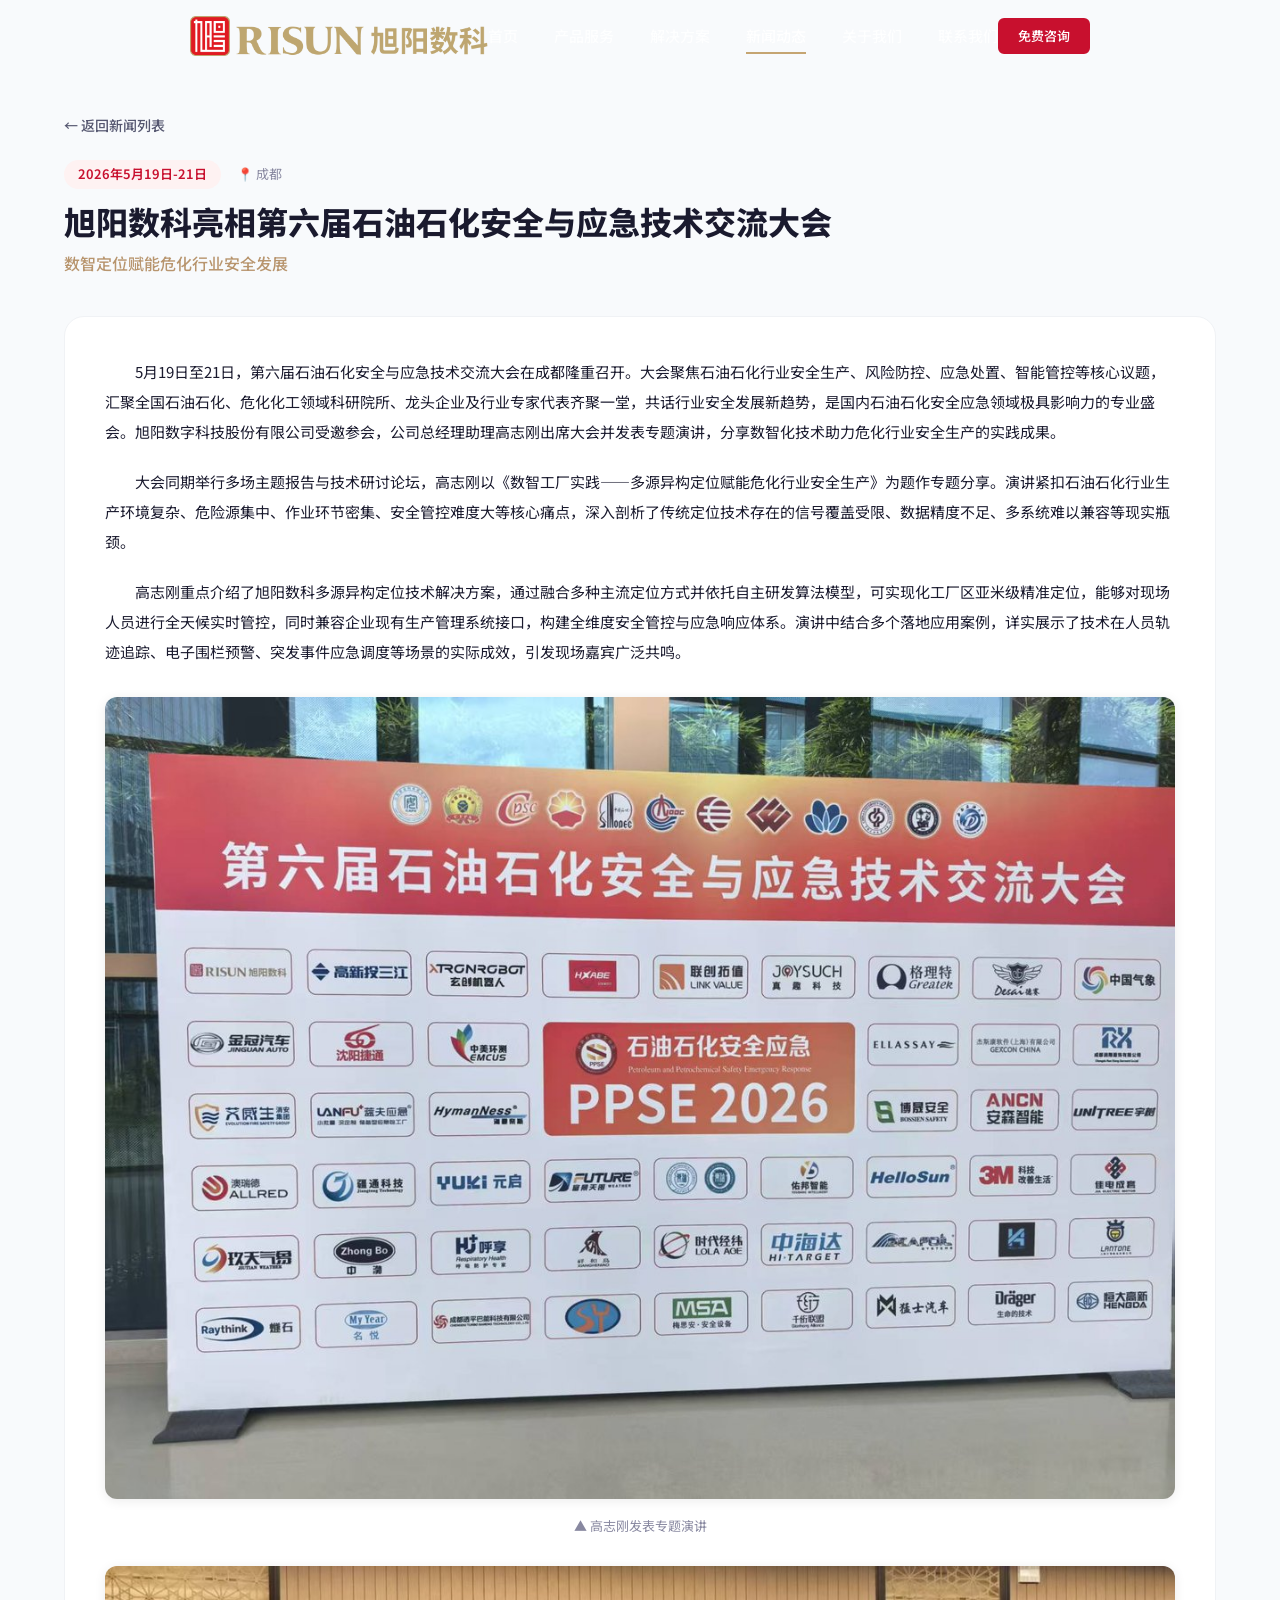
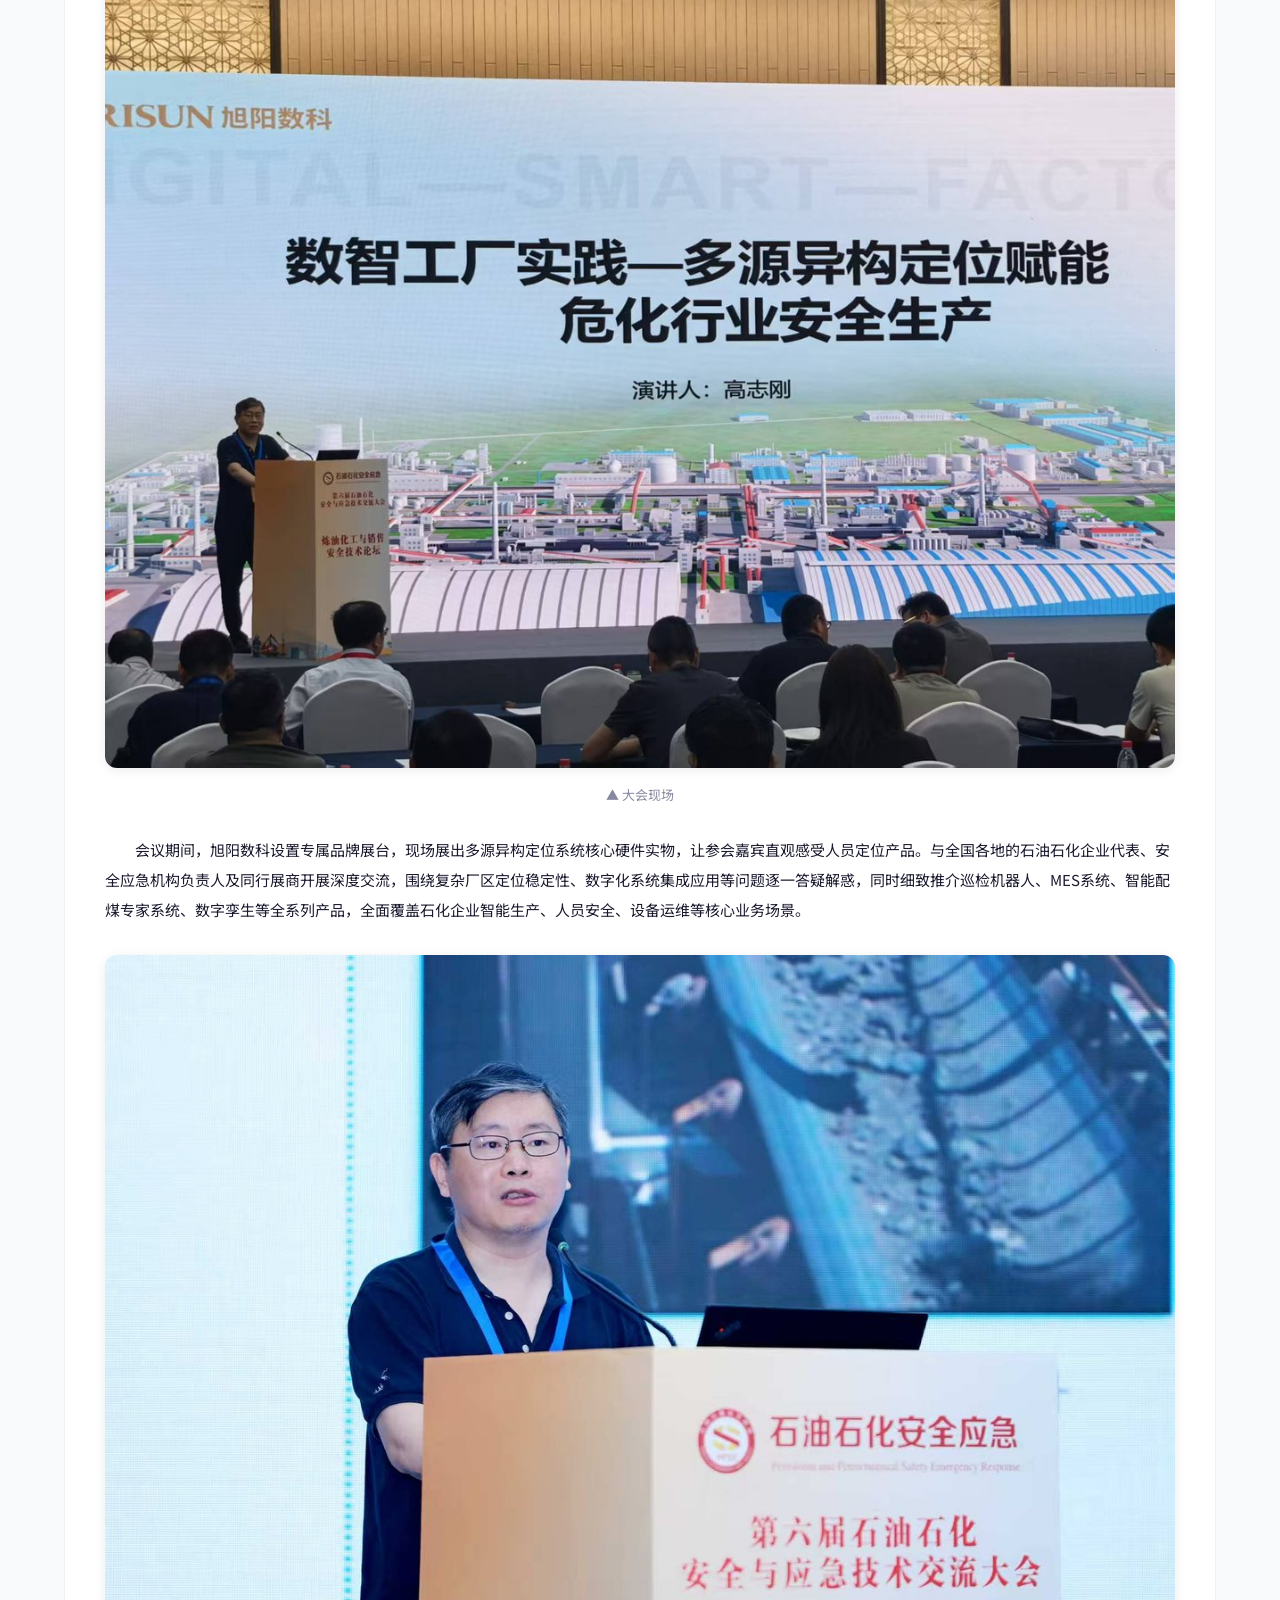
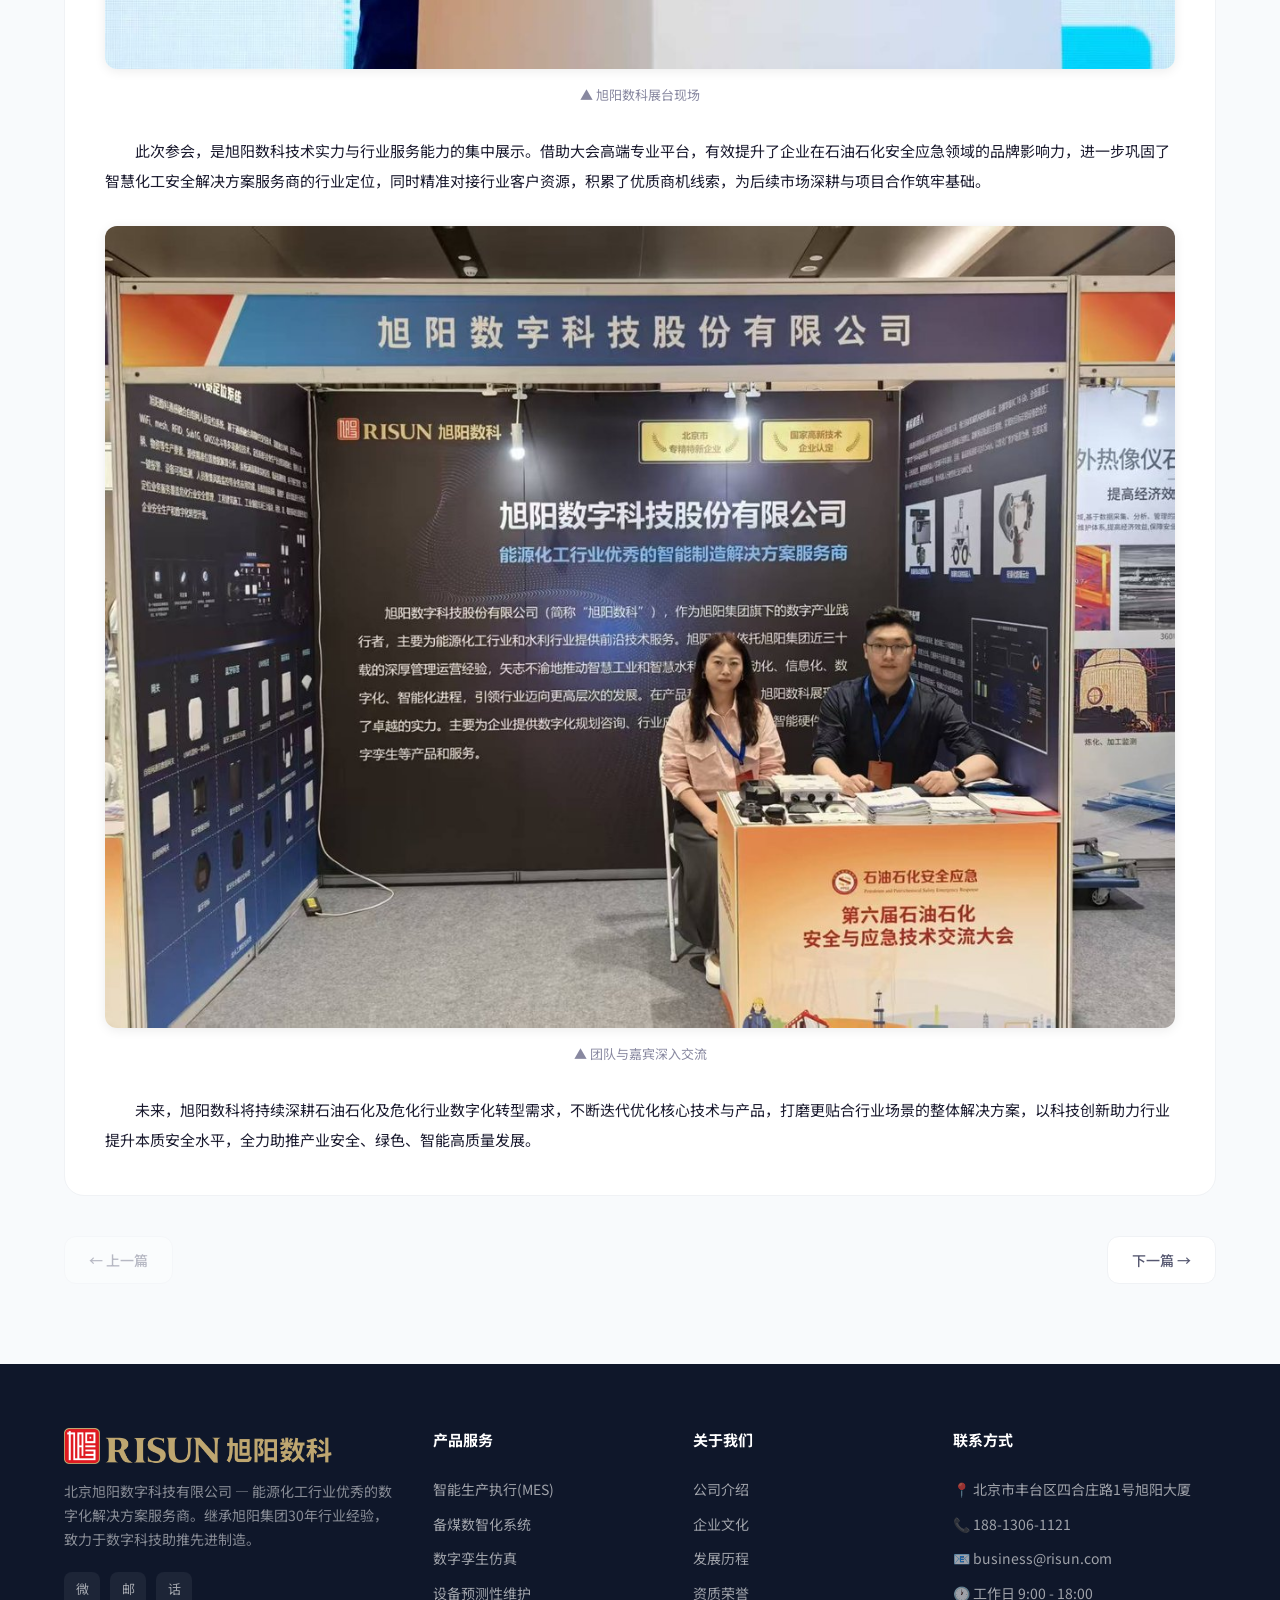
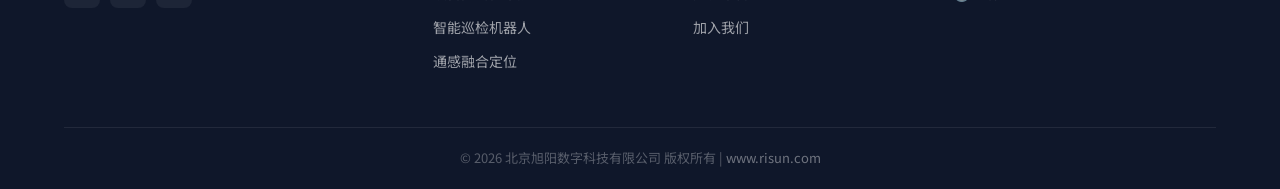
<file: news-1.html>
<!DOCTYPE html>
<html lang="zh-CN">
<head>
    <meta charset="UTF-8">
    <meta name="viewport" content="width=device-width, initial-scale=1.0">
    <title>旭阳数科亮相第六届石油石化安全与应急技术交流大会 - 旭阳数科</title>
    <meta name="description" content="数智定位赋能危化行业安全发展">
    <link rel="stylesheet" href="css/style.css">
    <link rel="preconnect" href="https://fonts.googleapis.com">
    <link href="https://fonts.googleapis.com/css2?family=Noto+Sans+SC:wght@300;400;500;700;900&display=swap" rel="stylesheet">
</head>
<body>
    <header class="navbar scrolled" id="navbar">
        <div class="container nav-container">
            <a href="index.html" class="logo">
                <img src="images/logo.png" alt="旭阳数科" class="logo-img">
            </a>
            <nav class="nav-menu" id="navMenu">
                <a href="index.html" class="nav-link">首页</a>
                <a href="products.html" class="nav-link">产品服务</a>
                <a href="index.html#solutions" class="nav-link">解决方案</a>
                <a href="index.html#news" class="nav-link active">新闻动态</a>
                <a href="about.html" class="nav-link">关于我们</a>
                <a href="contact.html" class="nav-link">联系我们</a>
            </nav>
            <div class="nav-actions">
                <a href="contact.html" class="btn btn-primary btn-sm">免费咨询</a>
                <button class="hamburger" id="hamburger" aria-label="菜单">
                    <span></span><span></span><span></span>
                </button>
            </div>
        </div>
    </header>

    <section class="news-detail-page">
        <div class="container">
            <div class="news-detail-header">
                <a href="index.html#news" class="news-back-link">← 返回新闻列表</a>
                <div class="news-detail-meta">
                    <span class="news-detail-date">2026年5月19日-21日</span>
                    <span class="news-detail-location">📍 成都</span>
                </div>
                <h1 class="news-detail-title">旭阳数科亮相第六届石油石化安全与应急技术交流大会</h1>
                <p class="news-detail-subtitle">数智定位赋能危化行业安全发展</p>
            </div>
            <div class="news-detail-content">
                <p>5月19日至21日，第六届石油石化安全与应急技术交流大会在成都隆重召开。大会聚焦石油石化行业安全生产、风险防控、应急处置、智能管控等核心议题，汇聚全国石油石化、危化化工领域科研院所、龙头企业及行业专家代表齐聚一堂，共话行业安全发展新趋势，是国内石油石化安全应急领域极具影响力的专业盛会。旭阳数字科技股份有限公司受邀参会，公司总经理助理高志刚出席大会并发表专题演讲，分享数智化技术助力危化行业安全生产的实践成果。</p>
                <p>大会同期举行多场主题报告与技术研讨论坛，高志刚以《数智工厂实践——多源异构定位赋能危化行业安全生产》为题作专题分享。演讲紧扣石油石化行业生产环境复杂、危险源集中、作业环节密集、安全管控难度大等核心痛点，深入剖析了传统定位技术存在的信号覆盖受限、数据精度不足、多系统难以兼容等现实瓶颈。</p>
                <p>高志刚重点介绍了旭阳数科多源异构定位技术解决方案，通过融合多种主流定位方式并依托自主研发算法模型，可实现化工厂区亚米级精准定位，能够对现场人员进行全天候实时管控，同时兼容企业现有生产管理系统接口，构建全维度安全管控与应急响应体系。演讲中结合多个落地应用案例，详实展示了技术在人员轨迹追踪、电子围栏预警、突发事件应急调度等场景的实际成效，引发现场嘉宾广泛共鸣。</p>
                <div class="news-image-wrapper">
                    <img src="images/news/news-1-img-1.jpg" alt="高志刚在第六届石油石化安全与应急技术交流大会发表专题演讲" loading="lazy">
                    <span class="image-caption">▲ 高志刚发表专题演讲</span>
                </div>
                <div class="news-image-wrapper">
                    <img src="images/news/news-1-img-2.jpg" alt="大会现场盛况" loading="lazy">
                    <span class="image-caption">▲ 大会现场</span>
                </div>
                <p>会议期间，旭阳数科设置专属品牌展台，现场展出多源异构定位系统核心硬件实物，让参会嘉宾直观感受人员定位产品。与全国各地的石油石化企业代表、安全应急机构负责人及同行展商开展深度交流，围绕复杂厂区定位稳定性、数字化系统集成应用等问题逐一答疑解惑，同时细致推介巡检机器人、MES系统、智能配煤专家系统、数字孪生等全系列产品，全面覆盖石化企业智能生产、人员安全、设备运维等核心业务场景。</p>
                <div class="news-image-wrapper">
                    <img src="images/news/news-1-img-3.jpg" alt="旭阳数科展台现场交流" loading="lazy">
                    <span class="image-caption">▲ 旭阳数科展台现场</span>
                </div>
                <p>此次参会，是旭阳数科技术实力与行业服务能力的集中展示。借助大会高端专业平台，有效提升了企业在石油石化安全应急领域的品牌影响力，进一步巩固了智慧化工安全解决方案服务商的行业定位，同时精准对接行业客户资源，积累了优质商机线索，为后续市场深耕与项目合作筑牢基础。</p>
                <div class="news-image-wrapper">
                    <img src="images/news/news-1-img-4.jpg" alt="旭阳数科团队与参会嘉宾交流" loading="lazy">
                    <span class="image-caption">▲ 团队与嘉宾深入交流</span>
                </div>
                <p>未来，旭阳数科将持续深耕石油石化及危化行业数字化转型需求，不断迭代优化核心技术与产品，打磨更贴合行业场景的整体解决方案，以科技创新助力行业提升本质安全水平，全力助推产业安全、绿色、智能高质量发展。</p>
            </div>
            <div class="news-detail-nav">
                <a class="news-nav-btn disabled">← 上一篇</a>
                <a href="news-2.html" class="news-nav-btn">下一篇 →</a>
            </div>
        </div>
    </section>

    <footer class="footer">
        <div class="container">
            <div class="footer-grid">
                <div class="footer-brand">
                    <div class="logo">
                        <img src="images/logo.png" alt="旭阳数科" class="logo-img-footer">
                    </div>
                    <p class="footer-about">北京旭阳数字科技有限公司 — 能源化工行业优秀的数字化解决方案服务商。继承旭阳集团30年行业经验，致力于数字科技助推先进制造。</p>
                    <div class="footer-social">
                        <a href="#" aria-label="微信"><span>微</span></a>
                        <a href="#" aria-label="邮箱"><span>邮</span></a>
                        <a href="tel:18813061121" aria-label="电话"><span>话</span></a>
                    </div>
                </div>
                <div class="footer-links">
                    <h4>产品服务</h4>
                    <ul>
                        <li><a href="products.html#mes">智能生产执行(MES)</a></li>
                        <li><a href="products.html#coal">备煤数智化系统</a></li>
                        <li><a href="products.html#twin">数字孪生仿真</a></li>
                        <li><a href="products.html#maintain">设备预测性维护</a></li>
                        <li><a href="products.html#robot">智能巡检机器人</a></li>
                        <li><a href="products.html#location">通感融合定位</a></li>
                    </ul>
                </div>
                <div class="footer-links">
                    <h4>关于我们</h4>
                    <ul>
                        <li><a href="about.html">公司介绍</a></li>
                        <li><a href="about.html">企业文化</a></li>
                        <li><a href="about.html">发展历程</a></li>
                        <li><a href="about.html">资质荣誉</a></li>
                        <li><a href="about.html">加入我们</a></li>
                    </ul>
                </div>
                <div class="footer-contact">
                    <h4>联系方式</h4>
                    <ul>
                        <li>📍 北京市丰台区四合庄路1号旭阳大厦</li>
                        <li>📞 188-1306-1121</li>
                        <li>📧 business@risun.com</li>
                        <li>🕐 工作日 9:00 - 18:00</li>
                    </ul>
                </div>
            </div>
            <div class="footer-bottom">
                <p>&copy; 2026 北京旭阳数字科技有限公司 版权所有 | <a href="https://www.risun.com" target="_blank">www.risun.com</a></p>
            </div>
        </div>
    </footer>

    <script src="js/main.js"></script>
</body>
</html>
</file>
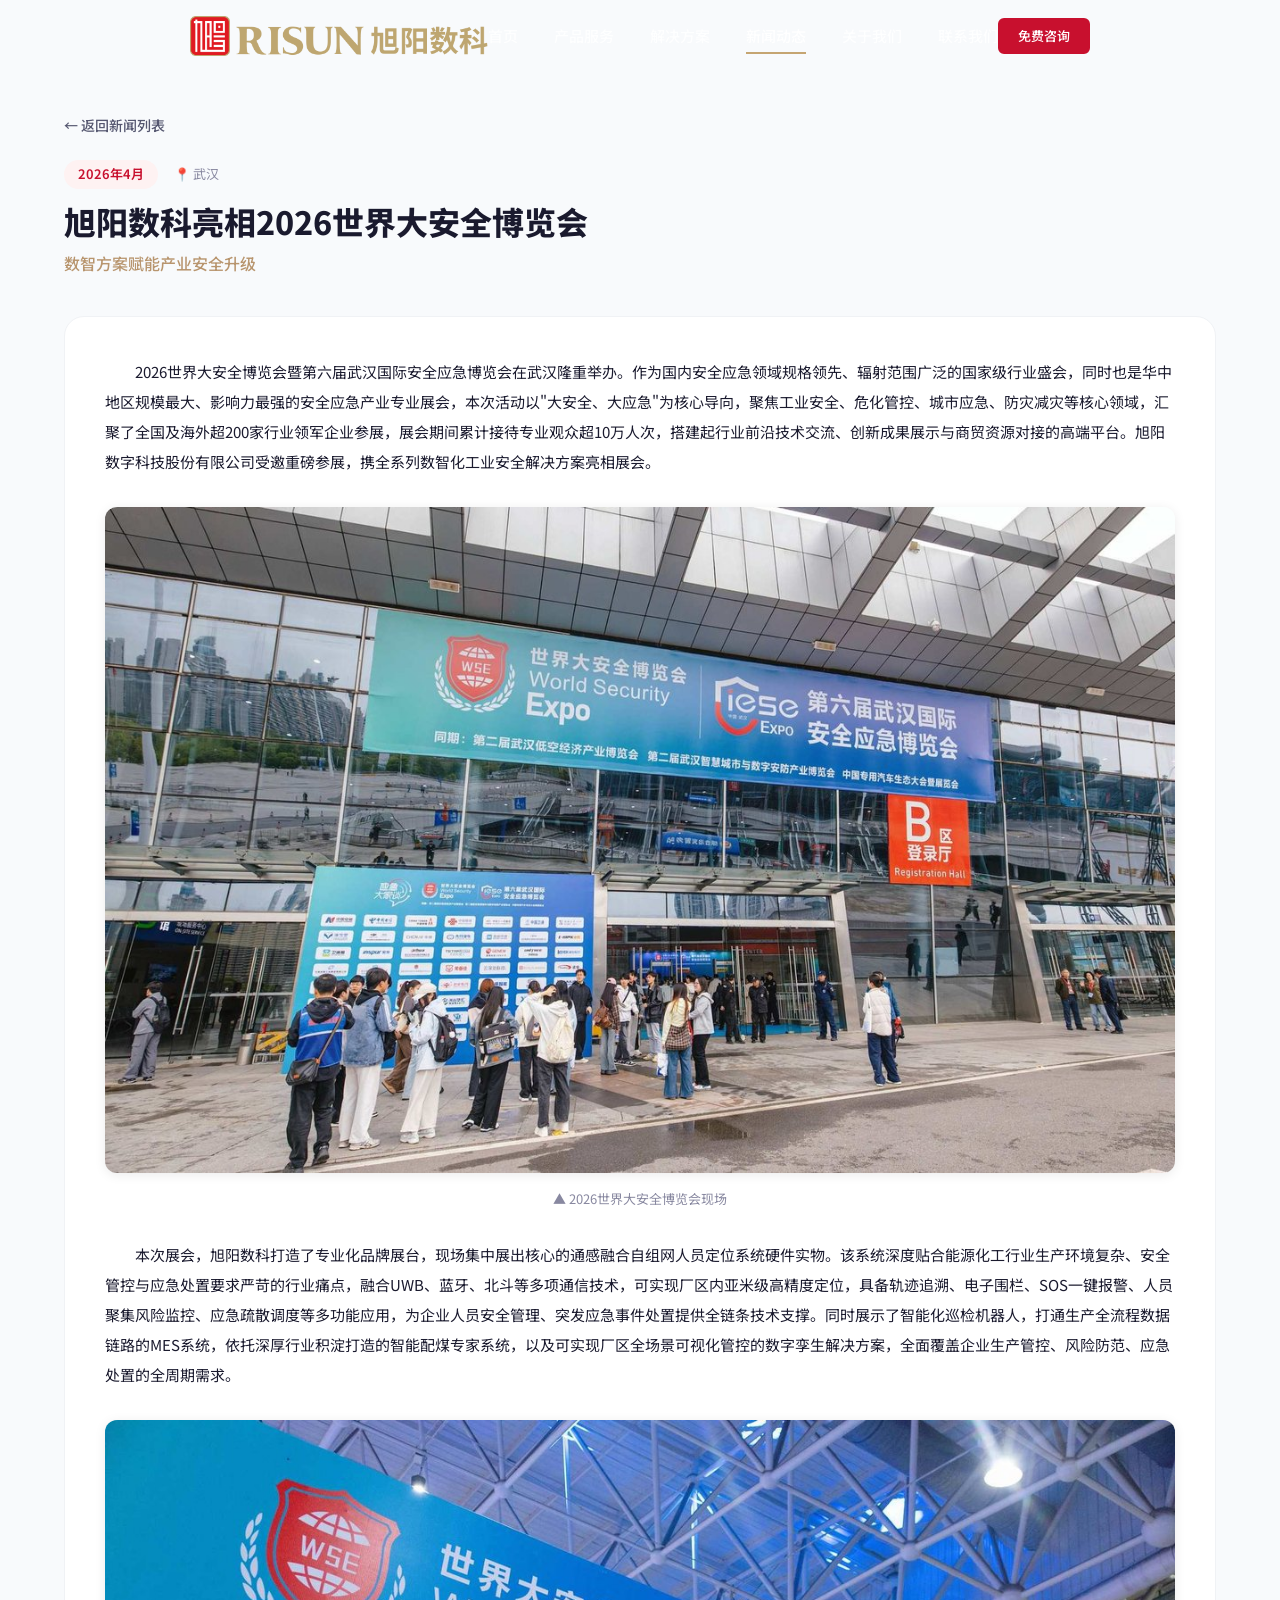
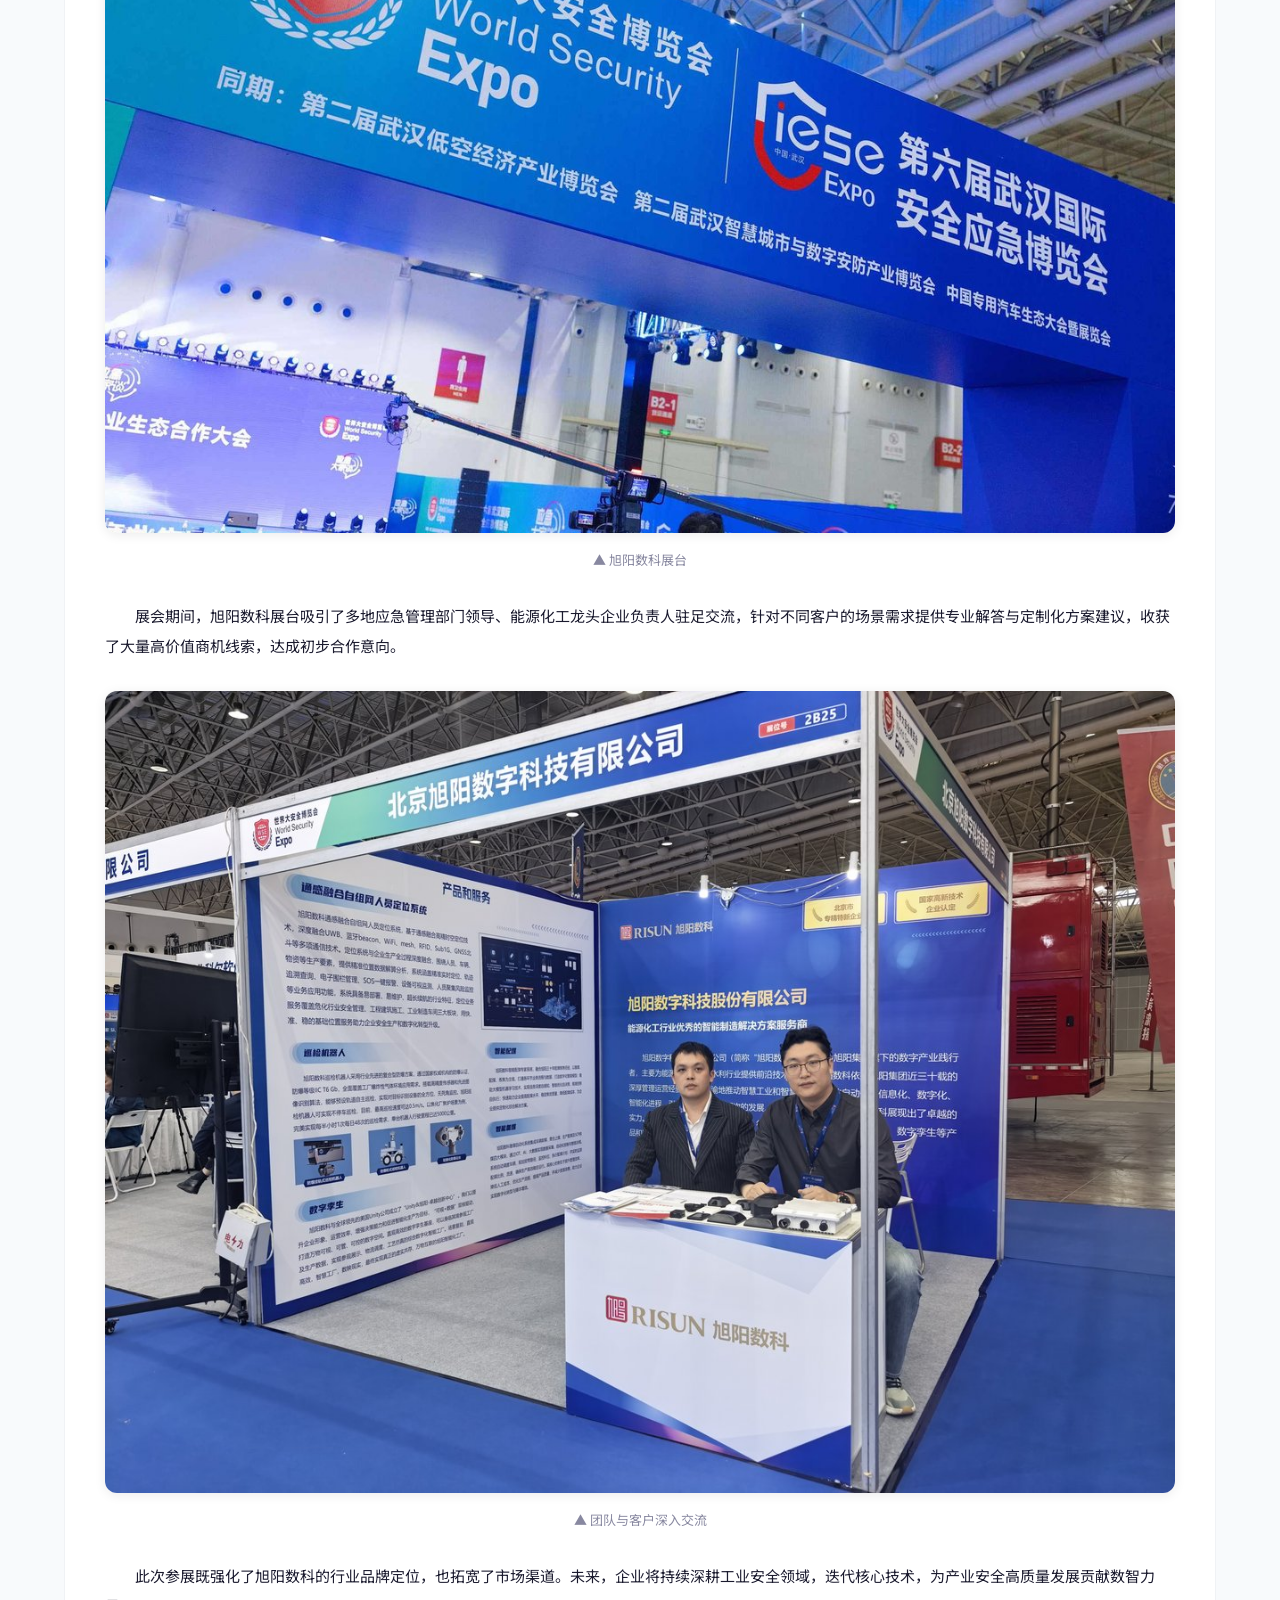
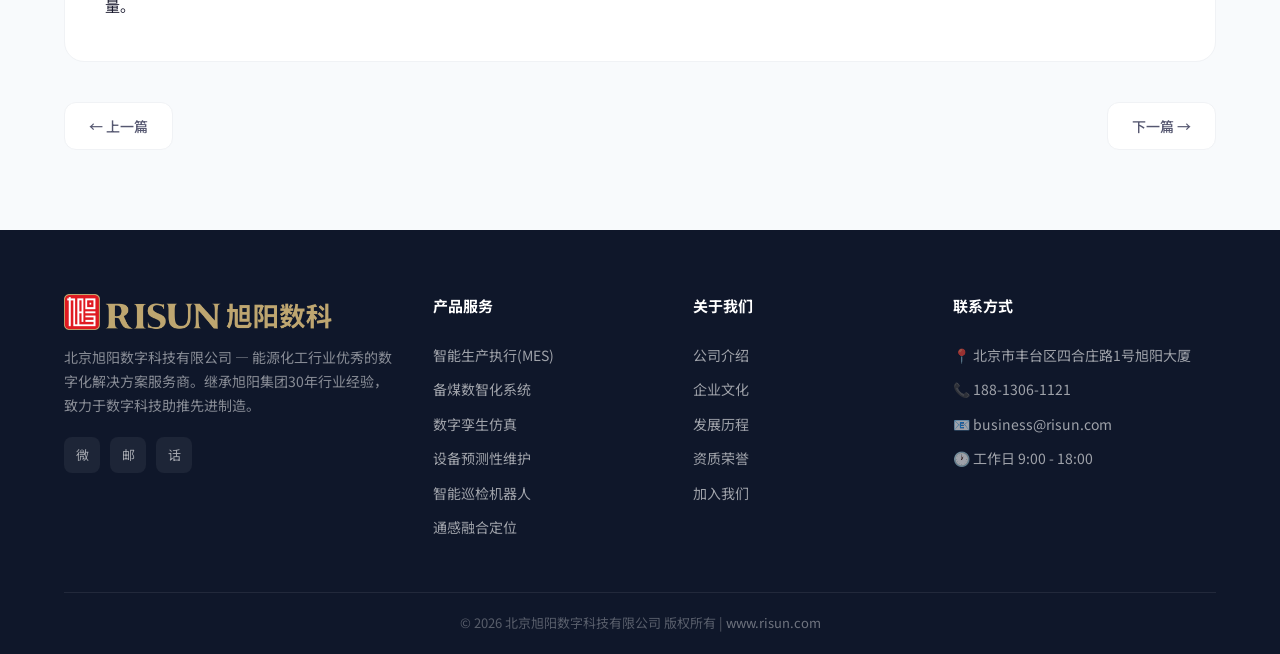
<file: news-2.html>
<!DOCTYPE html>
<html lang="zh-CN">
<head>
    <meta charset="UTF-8">
    <meta name="viewport" content="width=device-width, initial-scale=1.0">
    <title>旭阳数科亮相2026世界大安全博览会 - 旭阳数科</title>
    <meta name="description" content="数智方案赋能产业安全升级">
    <link rel="stylesheet" href="css/style.css">
    <link rel="preconnect" href="https://fonts.googleapis.com">
    <link href="https://fonts.googleapis.com/css2?family=Noto+Sans+SC:wght@300;400;500;700;900&display=swap" rel="stylesheet">
</head>
<body>
    <header class="navbar scrolled" id="navbar">
        <div class="container nav-container">
            <a href="index.html" class="logo">
                <img src="images/logo.png" alt="旭阳数科" class="logo-img">
            </a>
            <nav class="nav-menu" id="navMenu">
                <a href="index.html" class="nav-link">首页</a>
                <a href="products.html" class="nav-link">产品服务</a>
                <a href="index.html#solutions" class="nav-link">解决方案</a>
                <a href="index.html#news" class="nav-link active">新闻动态</a>
                <a href="about.html" class="nav-link">关于我们</a>
                <a href="contact.html" class="nav-link">联系我们</a>
            </nav>
            <div class="nav-actions">
                <a href="contact.html" class="btn btn-primary btn-sm">免费咨询</a>
                <button class="hamburger" id="hamburger" aria-label="菜单">
                    <span></span><span></span><span></span>
                </button>
            </div>
        </div>
    </header>

    <section class="news-detail-page">
        <div class="container">
            <div class="news-detail-header">
                <a href="index.html#news" class="news-back-link">← 返回新闻列表</a>
                <div class="news-detail-meta">
                    <span class="news-detail-date">2026年4月</span>
                    <span class="news-detail-location">📍 武汉</span>
                </div>
                <h1 class="news-detail-title">旭阳数科亮相2026世界大安全博览会</h1>
                <p class="news-detail-subtitle">数智方案赋能产业安全升级</p>
            </div>
            <div class="news-detail-content">
                <p>2026世界大安全博览会暨第六届武汉国际安全应急博览会在武汉隆重举办。作为国内安全应急领域规格领先、辐射范围广泛的国家级行业盛会，同时也是华中地区规模最大、影响力最强的安全应急产业专业展会，本次活动以"大安全、大应急"为核心导向，聚焦工业安全、危化管控、城市应急、防灾减灾等核心领域，汇聚了全国及海外超200家行业领军企业参展，展会期间累计接待专业观众超10万人次，搭建起行业前沿技术交流、创新成果展示与商贸资源对接的高端平台。旭阳数字科技股份有限公司受邀重磅参展，携全系列数智化工业安全解决方案亮相展会。</p>
                <div class="news-image-wrapper">
                    <img src="images/news/news-2-img-1.jpg" alt="2026世界大安全博览会现场" loading="lazy">
                    <span class="image-caption">▲ 2026世界大安全博览会现场</span>
                </div>
                <p>本次展会，旭阳数科打造了专业化品牌展台，现场集中展出核心的通感融合自组网人员定位系统硬件实物。该系统深度贴合能源化工行业生产环境复杂、安全管控与应急处置要求严苛的行业痛点，融合UWB、蓝牙、北斗等多项通信技术，可实现厂区内亚米级高精度定位，具备轨迹追溯、电子围栏、SOS一键报警、人员聚集风险监控、应急疏散调度等多功能应用，为企业人员安全管理、突发应急事件处置提供全链条技术支撑。同时展示了智能化巡检机器人，打通生产全流程数据链路的MES系统，依托深厚行业积淀打造的智能配煤专家系统，以及可实现厂区全场景可视化管控的数字孪生解决方案，全面覆盖企业生产管控、风险防范、应急处置的全周期需求。</p>
                <div class="news-image-wrapper">
                    <img src="images/news/news-2-img-2.jpg" alt="旭阳数科展台展出核心产品" loading="lazy">
                    <span class="image-caption">▲ 旭阳数科展台</span>
                </div>
                <p>展会期间，旭阳数科展台吸引了多地应急管理部门领导、能源化工龙头企业负责人驻足交流，针对不同客户的场景需求提供专业解答与定制化方案建议，收获了大量高价值商机线索，达成初步合作意向。</p>
                <div class="news-image-wrapper">
                    <img src="images/news/news-2-img-3.jpg" alt="旭阳数科团队与客户深入交流" loading="lazy">
                    <span class="image-caption">▲ 团队与客户深入交流</span>
                </div>
                <p>此次参展既强化了旭阳数科的行业品牌定位，也拓宽了市场渠道。未来，企业将持续深耕工业安全领域，迭代核心技术，为产业安全高质量发展贡献数智力量。</p>
            </div>
            <div class="news-detail-nav">
                <a href="news-1.html" class="news-nav-btn">← 上一篇</a>
                <a href="news-3.html" class="news-nav-btn">下一篇 →</a>
            </div>
        </div>
    </section>

    <footer class="footer">
        <div class="container">
            <div class="footer-grid">
                <div class="footer-brand">
                    <div class="logo">
                        <img src="images/logo.png" alt="旭阳数科" class="logo-img-footer">
                    </div>
                    <p class="footer-about">北京旭阳数字科技有限公司 — 能源化工行业优秀的数字化解决方案服务商。继承旭阳集团30年行业经验，致力于数字科技助推先进制造。</p>
                    <div class="footer-social">
                        <a href="#" aria-label="微信"><span>微</span></a>
                        <a href="#" aria-label="邮箱"><span>邮</span></a>
                        <a href="tel:18813061121" aria-label="电话"><span>话</span></a>
                    </div>
                </div>
                <div class="footer-links">
                    <h4>产品服务</h4>
                    <ul>
                        <li><a href="products.html#mes">智能生产执行(MES)</a></li>
                        <li><a href="products.html#coal">备煤数智化系统</a></li>
                        <li><a href="products.html#twin">数字孪生仿真</a></li>
                        <li><a href="products.html#maintain">设备预测性维护</a></li>
                        <li><a href="products.html#robot">智能巡检机器人</a></li>
                        <li><a href="products.html#location">通感融合定位</a></li>
                    </ul>
                </div>
                <div class="footer-links">
                    <h4>关于我们</h4>
                    <ul>
                        <li><a href="about.html">公司介绍</a></li>
                        <li><a href="about.html">企业文化</a></li>
                        <li><a href="about.html">发展历程</a></li>
                        <li><a href="about.html">资质荣誉</a></li>
                        <li><a href="about.html">加入我们</a></li>
                    </ul>
                </div>
                <div class="footer-contact">
                    <h4>联系方式</h4>
                    <ul>
                        <li>📍 北京市丰台区四合庄路1号旭阳大厦</li>
                        <li>📞 188-1306-1121</li>
                        <li>📧 business@risun.com</li>
                        <li>🕐 工作日 9:00 - 18:00</li>
                    </ul>
                </div>
            </div>
            <div class="footer-bottom">
                <p>&copy; 2026 北京旭阳数字科技有限公司 版权所有 | <a href="https://www.risun.com" target="_blank">www.risun.com</a></p>
            </div>
        </div>
    </footer>

    <script src="js/main.js"></script>
</body>
</html>
</file>
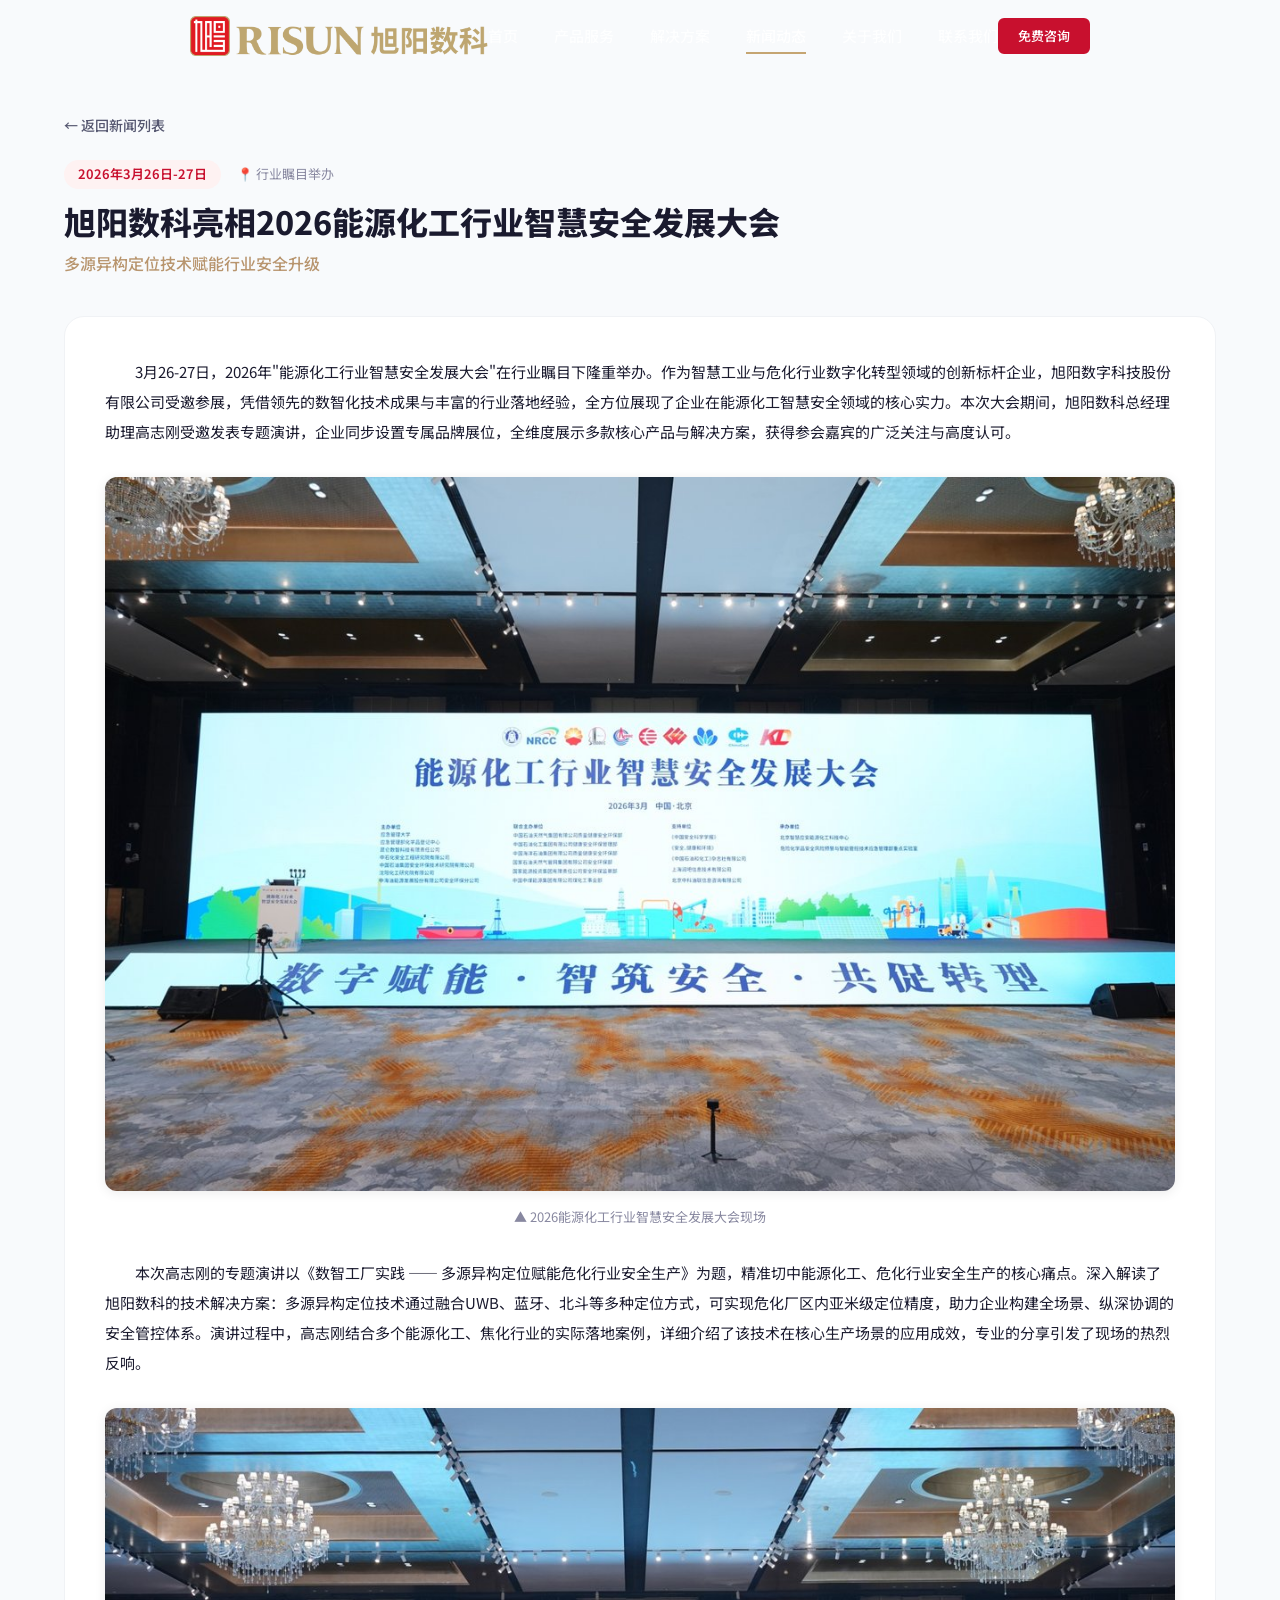
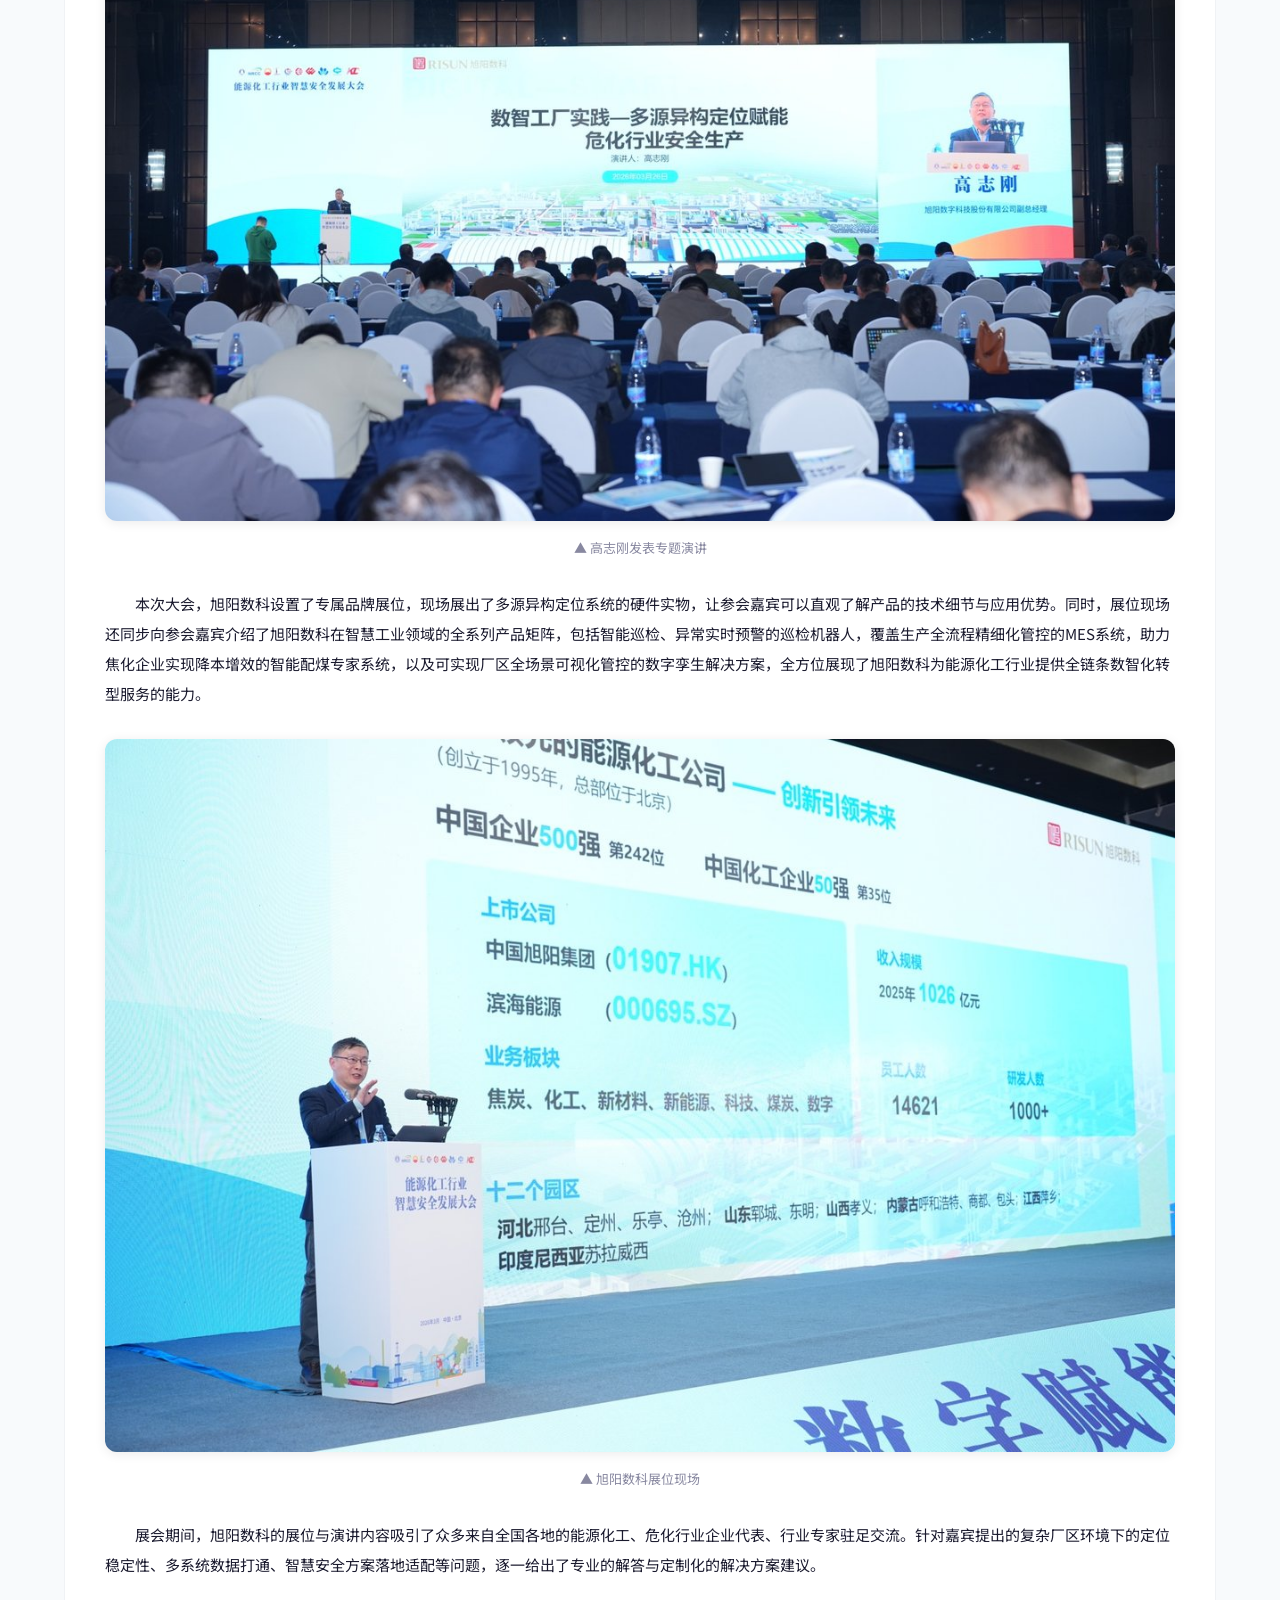
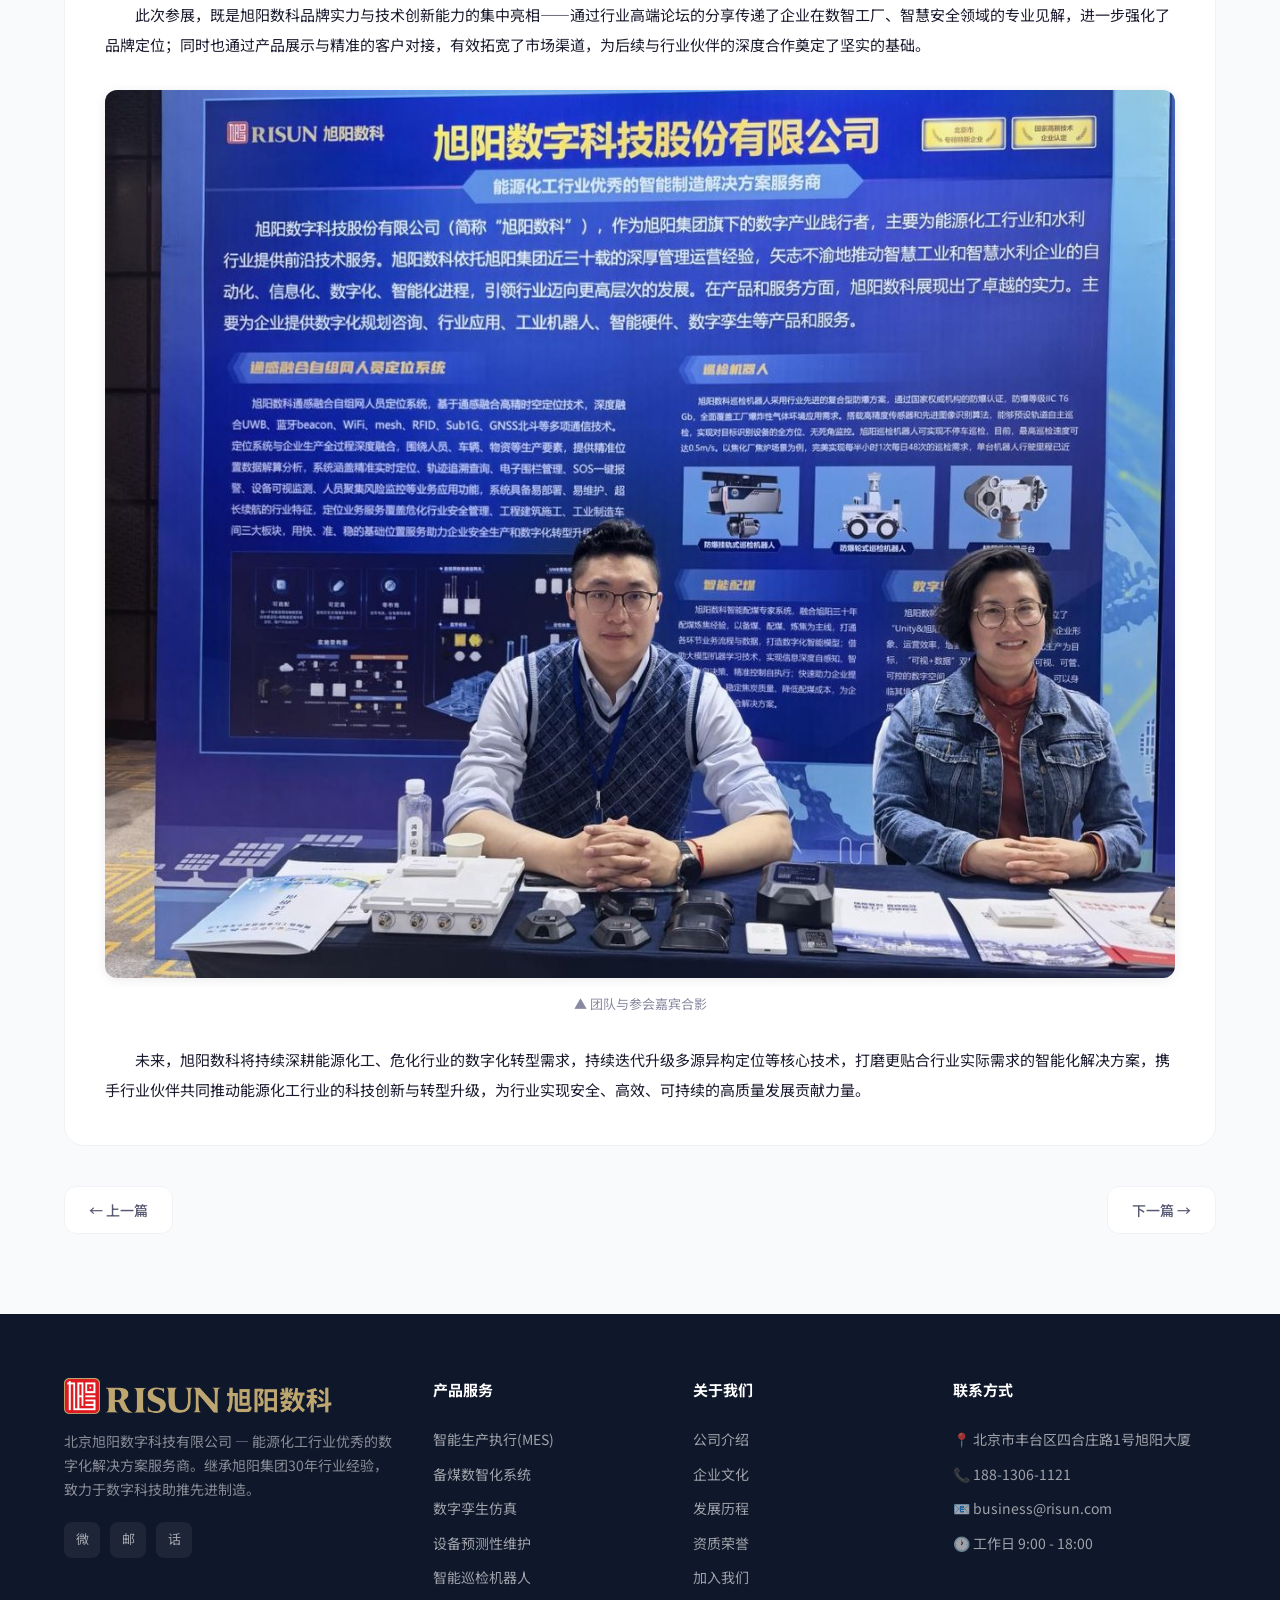
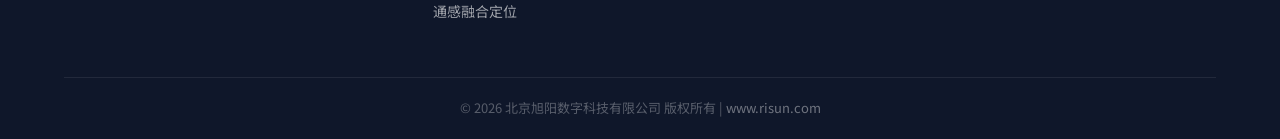
<file: news-3.html>
<!DOCTYPE html>
<html lang="zh-CN">
<head>
    <meta charset="UTF-8">
    <meta name="viewport" content="width=device-width, initial-scale=1.0">
    <title>旭阳数科亮相2026能源化工行业智慧安全发展大会 - 旭阳数科</title>
    <meta name="description" content="多源异构定位技术赋能行业安全升级">
    <link rel="stylesheet" href="css/style.css">
    <link rel="preconnect" href="https://fonts.googleapis.com">
    <link href="https://fonts.googleapis.com/css2?family=Noto+Sans+SC:wght@300;400;500;700;900&display=swap" rel="stylesheet">
</head>
<body>
    <header class="navbar scrolled" id="navbar">
        <div class="container nav-container">
            <a href="index.html" class="logo">
                <img src="images/logo.png" alt="旭阳数科" class="logo-img">
            </a>
            <nav class="nav-menu" id="navMenu">
                <a href="index.html" class="nav-link">首页</a>
                <a href="products.html" class="nav-link">产品服务</a>
                <a href="index.html#solutions" class="nav-link">解决方案</a>
                <a href="index.html#news" class="nav-link active">新闻动态</a>
                <a href="about.html" class="nav-link">关于我们</a>
                <a href="contact.html" class="nav-link">联系我们</a>
            </nav>
            <div class="nav-actions">
                <a href="contact.html" class="btn btn-primary btn-sm">免费咨询</a>
                <button class="hamburger" id="hamburger" aria-label="菜单">
                    <span></span><span></span><span></span>
                </button>
            </div>
        </div>
    </header>

    <section class="news-detail-page">
        <div class="container">
            <div class="news-detail-header">
                <a href="index.html#news" class="news-back-link">← 返回新闻列表</a>
                <div class="news-detail-meta">
                    <span class="news-detail-date">2026年3月26日-27日</span>
                    <span class="news-detail-location">📍 行业瞩目举办</span>
                </div>
                <h1 class="news-detail-title">旭阳数科亮相2026能源化工行业智慧安全发展大会</h1>
                <p class="news-detail-subtitle">多源异构定位技术赋能行业安全升级</p>
            </div>
            <div class="news-detail-content">
                <p>3月26-27日，2026年"能源化工行业智慧安全发展大会"在行业瞩目下隆重举办。作为智慧工业与危化行业数字化转型领域的创新标杆企业，旭阳数字科技股份有限公司受邀参展，凭借领先的数智化技术成果与丰富的行业落地经验，全方位展现了企业在能源化工智慧安全领域的核心实力。本次大会期间，旭阳数科总经理助理高志刚受邀发表专题演讲，企业同步设置专属品牌展位，全维度展示多款核心产品与解决方案，获得参会嘉宾的广泛关注与高度认可。</p>
                <div class="news-image-wrapper">
                    <img src="images/news/news-3-img-1.jpg" alt="2026能源化工行业智慧安全发展大会现场" loading="lazy">
                    <span class="image-caption">▲ 2026能源化工行业智慧安全发展大会现场</span>
                </div>
                <p>本次高志刚的专题演讲以《数智工厂实践 —— 多源异构定位赋能危化行业安全生产》为题，精准切中能源化工、危化行业安全生产的核心痛点。深入解读了旭阳数科的技术解决方案：多源异构定位技术通过融合UWB、蓝牙、北斗等多种定位方式，可实现危化厂区内亚米级定位精度，助力企业构建全场景、纵深协调的安全管控体系。演讲过程中，高志刚结合多个能源化工、焦化行业的实际落地案例，详细介绍了该技术在核心生产场景的应用成效，专业的分享引发了现场的热烈反响。</p>
                <div class="news-image-wrapper">
                    <img src="images/news/news-3-img-2.jpg" alt="高志刚发表专题演讲" loading="lazy">
                    <span class="image-caption">▲ 高志刚发表专题演讲</span>
                </div>
                <p>本次大会，旭阳数科设置了专属品牌展位，现场展出了多源异构定位系统的硬件实物，让参会嘉宾可以直观了解产品的技术细节与应用优势。同时，展位现场还同步向参会嘉宾介绍了旭阳数科在智慧工业领域的全系列产品矩阵，包括智能巡检、异常实时预警的巡检机器人，覆盖生产全流程精细化管控的MES系统，助力焦化企业实现降本增效的智能配煤专家系统，以及可实现厂区全场景可视化管控的数字孪生解决方案，全方位展现了旭阳数科为能源化工行业提供全链条数智化转型服务的能力。</p>
                <div class="news-image-wrapper">
                    <img src="images/news/news-3-img-3.jpg" alt="旭阳数科展位现场" loading="lazy">
                    <span class="image-caption">▲ 旭阳数科展位现场</span>
                </div>
                <p>展会期间，旭阳数科的展位与演讲内容吸引了众多来自全国各地的能源化工、危化行业企业代表、行业专家驻足交流。针对嘉宾提出的复杂厂区环境下的定位稳定性、多系统数据打通、智慧安全方案落地适配等问题，逐一给出了专业的解答与定制化的解决方案建议。</p>
                <p>此次参展，既是旭阳数科品牌实力与技术创新能力的集中亮相——通过行业高端论坛的分享传递了企业在数智工厂、智慧安全领域的专业见解，进一步强化了品牌定位；同时也通过产品展示与精准的客户对接，有效拓宽了市场渠道，为后续与行业伙伴的深度合作奠定了坚实的基础。</p>
                <div class="news-image-wrapper">
                    <img src="images/news/news-3-img-4.jpg" alt="旭阳数科团队与参会嘉宾合影" loading="lazy">
                    <span class="image-caption">▲ 团队与参会嘉宾合影</span>
                </div>
                <p>未来，旭阳数科将持续深耕能源化工、危化行业的数字化转型需求，持续迭代升级多源异构定位等核心技术，打磨更贴合行业实际需求的智能化解决方案，携手行业伙伴共同推动能源化工行业的科技创新与转型升级，为行业实现安全、高效、可持续的高质量发展贡献力量。</p>
            </div>
            <div class="news-detail-nav">
                <a href="news-2.html" class="news-nav-btn">← 上一篇</a>
                <a href="news-4.html" class="news-nav-btn">下一篇 →</a>
            </div>
        </div>
    </section>

    <footer class="footer">
        <div class="container">
            <div class="footer-grid">
                <div class="footer-brand">
                    <div class="logo">
                        <img src="images/logo.png" alt="旭阳数科" class="logo-img-footer">
                    </div>
                    <p class="footer-about">北京旭阳数字科技有限公司 — 能源化工行业优秀的数字化解决方案服务商。继承旭阳集团30年行业经验，致力于数字科技助推先进制造。</p>
                    <div class="footer-social">
                        <a href="#" aria-label="微信"><span>微</span></a>
                        <a href="#" aria-label="邮箱"><span>邮</span></a>
                        <a href="tel:18813061121" aria-label="电话"><span>话</span></a>
                    </div>
                </div>
                <div class="footer-links">
                    <h4>产品服务</h4>
                    <ul>
                        <li><a href="products.html#mes">智能生产执行(MES)</a></li>
                        <li><a href="products.html#coal">备煤数智化系统</a></li>
                        <li><a href="products.html#twin">数字孪生仿真</a></li>
                        <li><a href="products.html#maintain">设备预测性维护</a></li>
                        <li><a href="products.html#robot">智能巡检机器人</a></li>
                        <li><a href="products.html#location">通感融合定位</a></li>
                    </ul>
                </div>
                <div class="footer-links">
                    <h4>关于我们</h4>
                    <ul>
                        <li><a href="about.html">公司介绍</a></li>
                        <li><a href="about.html">企业文化</a></li>
                        <li><a href="about.html">发展历程</a></li>
                        <li><a href="about.html">资质荣誉</a></li>
                        <li><a href="about.html">加入我们</a></li>
                    </ul>
                </div>
                <div class="footer-contact">
                    <h4>联系方式</h4>
                    <ul>
                        <li>📍 北京市丰台区四合庄路1号旭阳大厦</li>
                        <li>📞 188-1306-1121</li>
                        <li>📧 business@risun.com</li>
                        <li>🕐 工作日 9:00 - 18:00</li>
                    </ul>
                </div>
            </div>
            <div class="footer-bottom">
                <p>&copy; 2026 北京旭阳数字科技有限公司 版权所有 | <a href="https://www.risun.com" target="_blank">www.risun.com</a></p>
            </div>
        </div>
    </footer>

    <script src="js/main.js"></script>
</body>
</html>
</file>
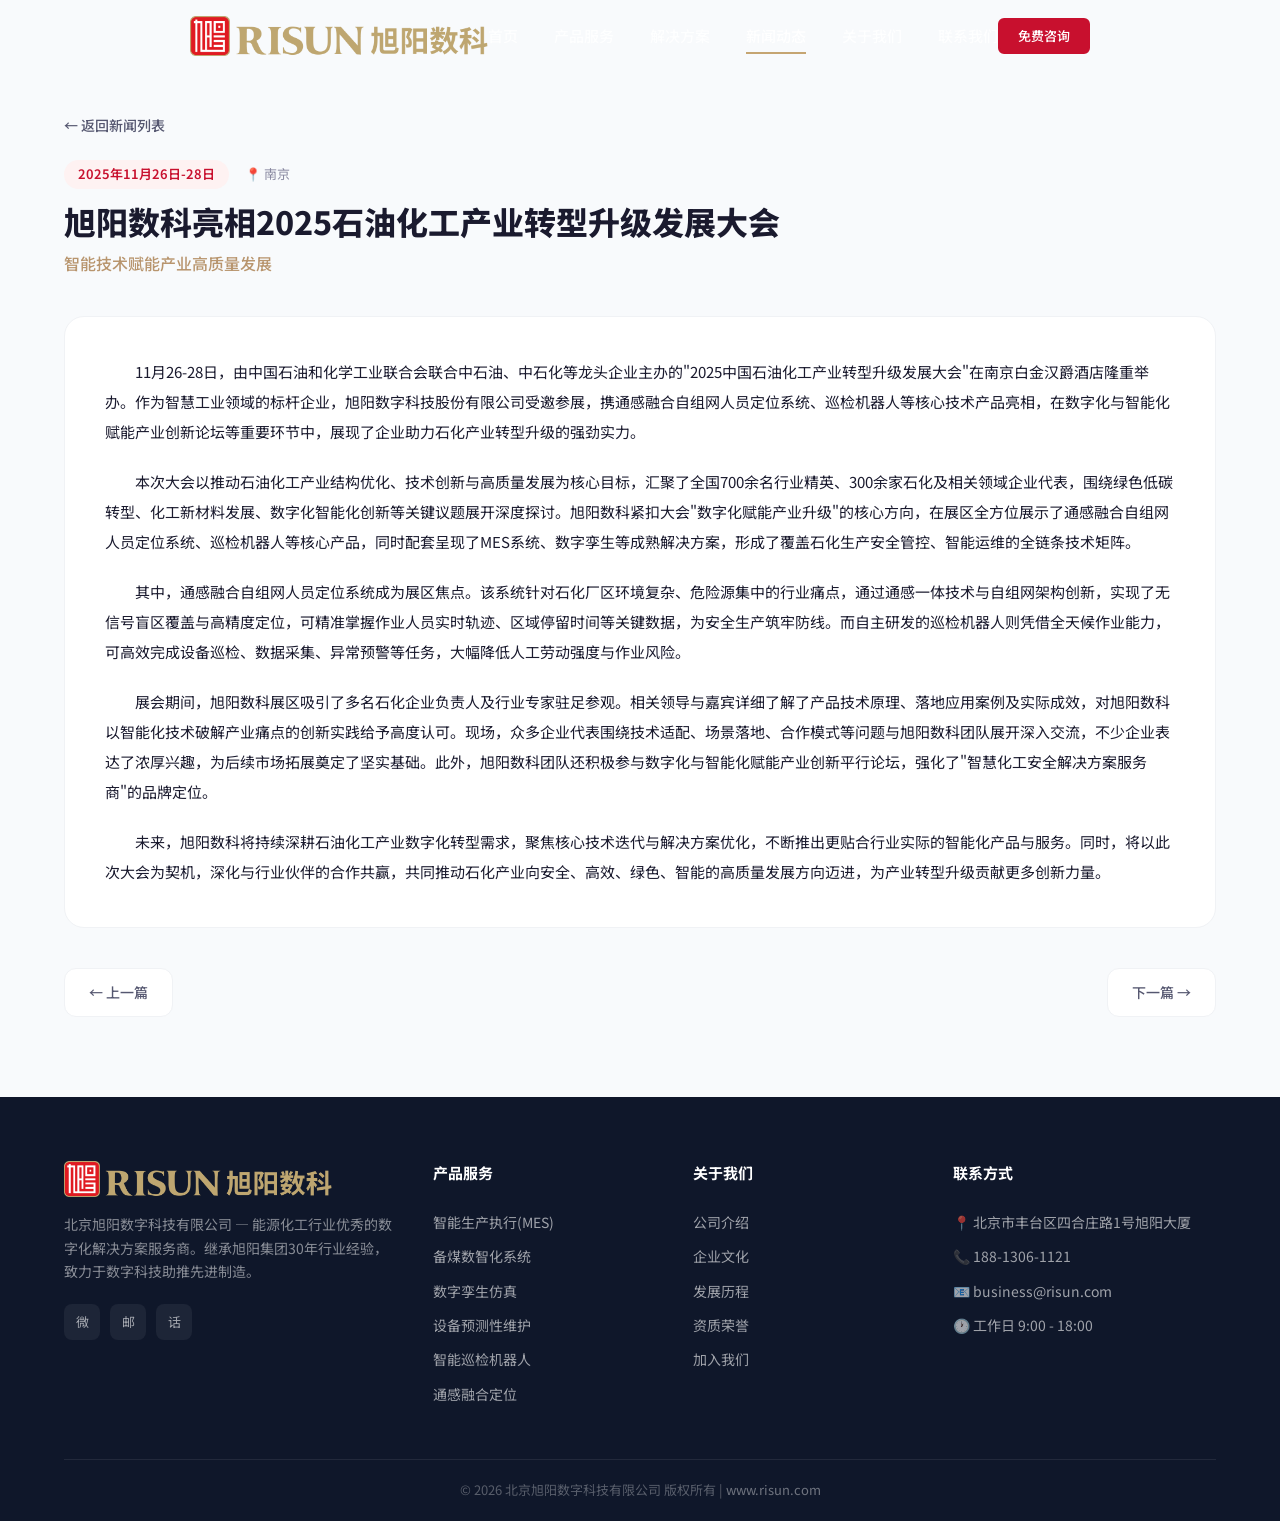
<file: news-4.html>
<!DOCTYPE html>
<html lang="zh-CN">
<head>
    <meta charset="UTF-8">
    <meta name="viewport" content="width=device-width, initial-scale=1.0">
    <title>旭阳数科亮相2025石油化工产业转型升级发展大会 - 旭阳数科</title>
    <meta name="description" content="智能技术赋能产业高质量发展">
    <link rel="stylesheet" href="css/style.css">
    <link rel="preconnect" href="https://fonts.googleapis.com">
    <link href="https://fonts.googleapis.com/css2?family=Noto+Sans+SC:wght@300;400;500;700;900&display=swap" rel="stylesheet">
</head>
<body>
    <header class="navbar scrolled" id="navbar">
        <div class="container nav-container">
            <a href="index.html" class="logo">
                <img src="images/logo.png" alt="旭阳数科" class="logo-img">
            </a>
            <nav class="nav-menu" id="navMenu">
                <a href="index.html" class="nav-link">首页</a>
                <a href="products.html" class="nav-link">产品服务</a>
                <a href="index.html#solutions" class="nav-link">解决方案</a>
                <a href="index.html#news" class="nav-link active">新闻动态</a>
                <a href="about.html" class="nav-link">关于我们</a>
                <a href="contact.html" class="nav-link">联系我们</a>
            </nav>
            <div class="nav-actions">
                <a href="contact.html" class="btn btn-primary btn-sm">免费咨询</a>
                <button class="hamburger" id="hamburger" aria-label="菜单">
                    <span></span><span></span><span></span>
                </button>
            </div>
        </div>
    </header>

    <section class="news-detail-page">
        <div class="container">
            <div class="news-detail-header">
                <a href="index.html#news" class="news-back-link">← 返回新闻列表</a>
                <div class="news-detail-meta">
                    <span class="news-detail-date">2025年11月26日-28日</span>
                    <span class="news-detail-location">📍 南京</span>
                </div>
                <h1 class="news-detail-title">旭阳数科亮相2025石油化工产业转型升级发展大会</h1>
                <p class="news-detail-subtitle">智能技术赋能产业高质量发展</p>
            </div>
            <div class="news-detail-content">
                <p>11月26-28日，由中国石油和化学工业联合会联合中石油、中石化等龙头企业主办的"2025中国石油化工产业转型升级发展大会"在南京白金汉爵酒店隆重举办。作为智慧工业领域的标杆企业，旭阳数字科技股份有限公司受邀参展，携通感融合自组网人员定位系统、巡检机器人等核心技术产品亮相，在数字化与智能化赋能产业创新论坛等重要环节中，展现了企业助力石化产业转型升级的强劲实力。</p>
                <p>本次大会以推动石油化工产业结构优化、技术创新与高质量发展为核心目标，汇聚了全国700余名行业精英、300余家石化及相关领域企业代表，围绕绿色低碳转型、化工新材料发展、数字化智能化创新等关键议题展开深度探讨。旭阳数科紧扣大会"数字化赋能产业升级"的核心方向，在展区全方位展示了通感融合自组网人员定位系统、巡检机器人等核心产品，同时配套呈现了MES系统、数字孪生等成熟解决方案，形成了覆盖石化生产安全管控、智能运维的全链条技术矩阵。</p>
                <p>其中，通感融合自组网人员定位系统成为展区焦点。该系统针对石化厂区环境复杂、危险源集中的行业痛点，通过通感一体技术与自组网架构创新，实现了无信号盲区覆盖与高精度定位，可精准掌握作业人员实时轨迹、区域停留时间等关键数据，为安全生产筑牢防线。而自主研发的巡检机器人则凭借全天候作业能力，可高效完成设备巡检、数据采集、异常预警等任务，大幅降低人工劳动强度与作业风险。</p>
                <p>展会期间，旭阳数科展区吸引了多名石化企业负责人及行业专家驻足参观。相关领导与嘉宾详细了解了产品技术原理、落地应用案例及实际成效，对旭阳数科以智能化技术破解产业痛点的创新实践给予高度认可。现场，众多企业代表围绕技术适配、场景落地、合作模式等问题与旭阳数科团队展开深入交流，不少企业表达了浓厚兴趣，为后续市场拓展奠定了坚实基础。此外，旭阳数科团队还积极参与数字化与智能化赋能产业创新平行论坛，强化了"智慧化工安全解决方案服务商"的品牌定位。</p>
                <p>未来，旭阳数科将持续深耕石油化工产业数字化转型需求，聚焦核心技术迭代与解决方案优化，不断推出更贴合行业实际的智能化产品与服务。同时，将以此次大会为契机，深化与行业伙伴的合作共赢，共同推动石化产业向安全、高效、绿色、智能的高质量发展方向迈进，为产业转型升级贡献更多创新力量。</p>
            </div>
            <div class="news-detail-nav">
                <a href="news-3.html" class="news-nav-btn">← 上一篇</a>
                <a href="news-5.html" class="news-nav-btn">下一篇 →</a>
            </div>
        </div>
    </section>

    <footer class="footer">
        <div class="container">
            <div class="footer-grid">
                <div class="footer-brand">
                    <div class="logo">
                        <img src="images/logo.png" alt="旭阳数科" class="logo-img-footer">
                    </div>
                    <p class="footer-about">北京旭阳数字科技有限公司 — 能源化工行业优秀的数字化解决方案服务商。继承旭阳集团30年行业经验，致力于数字科技助推先进制造。</p>
                    <div class="footer-social">
                        <a href="#" aria-label="微信"><span>微</span></a>
                        <a href="#" aria-label="邮箱"><span>邮</span></a>
                        <a href="tel:18813061121" aria-label="电话"><span>话</span></a>
                    </div>
                </div>
                <div class="footer-links">
                    <h4>产品服务</h4>
                    <ul>
                        <li><a href="products.html#mes">智能生产执行(MES)</a></li>
                        <li><a href="products.html#coal">备煤数智化系统</a></li>
                        <li><a href="products.html#twin">数字孪生仿真</a></li>
                        <li><a href="products.html#maintain">设备预测性维护</a></li>
                        <li><a href="products.html#robot">智能巡检机器人</a></li>
                        <li><a href="products.html#location">通感融合定位</a></li>
                    </ul>
                </div>
                <div class="footer-links">
                    <h4>关于我们</h4>
                    <ul>
                        <li><a href="about.html">公司介绍</a></li>
                        <li><a href="about.html">企业文化</a></li>
                        <li><a href="about.html">发展历程</a></li>
                        <li><a href="about.html">资质荣誉</a></li>
                        <li><a href="about.html">加入我们</a></li>
                    </ul>
                </div>
                <div class="footer-contact">
                    <h4>联系方式</h4>
                    <ul>
                        <li>📍 北京市丰台区四合庄路1号旭阳大厦</li>
                        <li>📞 188-1306-1121</li>
                        <li>📧 business@risun.com</li>
                        <li>🕐 工作日 9:00 - 18:00</li>
                    </ul>
                </div>
            </div>
            <div class="footer-bottom">
                <p>&copy; 2026 北京旭阳数字科技有限公司 版权所有 | <a href="https://www.risun.com" target="_blank">www.risun.com</a></p>
            </div>
        </div>
    </footer>

    <script src="js/main.js"></script>
</body>
</html>
</file>
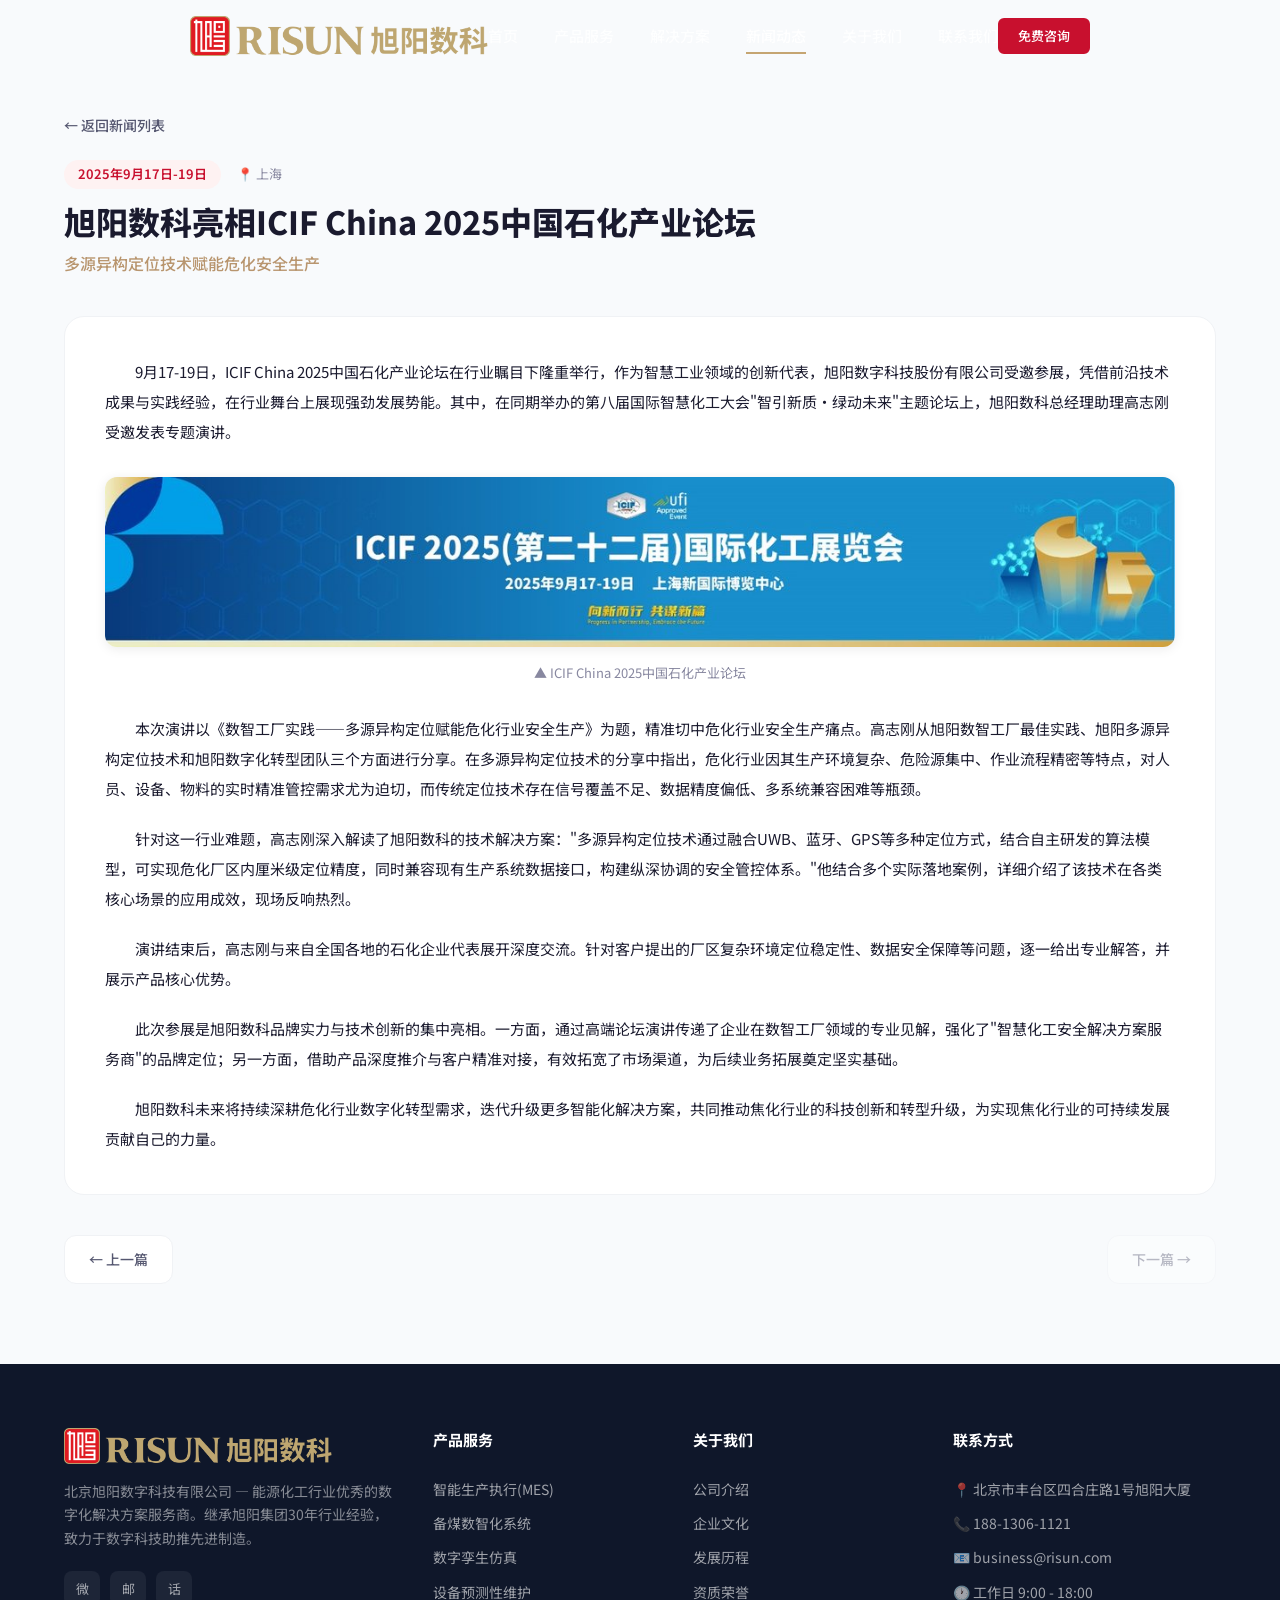
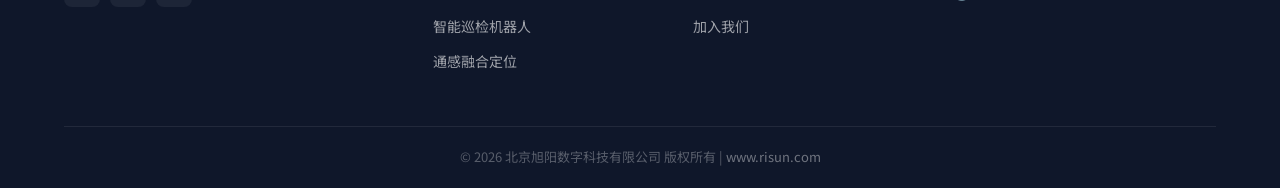
<file: news-5.html>
<!DOCTYPE html>
<html lang="zh-CN">
<head>
    <meta charset="UTF-8">
    <meta name="viewport" content="width=device-width, initial-scale=1.0">
    <title>旭阳数科亮相ICIF China 2025中国石化产业论坛 - 旭阳数科</title>
    <meta name="description" content="多源异构定位技术赋能危化安全生产">
    <link rel="stylesheet" href="css/style.css">
    <link rel="preconnect" href="https://fonts.googleapis.com">
    <link href="https://fonts.googleapis.com/css2?family=Noto+Sans+SC:wght@300;400;500;700;900&display=swap" rel="stylesheet">
</head>
<body>
    <header class="navbar scrolled" id="navbar">
        <div class="container nav-container">
            <a href="index.html" class="logo">
                <img src="images/logo.png" alt="旭阳数科" class="logo-img">
            </a>
            <nav class="nav-menu" id="navMenu">
                <a href="index.html" class="nav-link">首页</a>
                <a href="products.html" class="nav-link">产品服务</a>
                <a href="index.html#solutions" class="nav-link">解决方案</a>
                <a href="index.html#news" class="nav-link active">新闻动态</a>
                <a href="about.html" class="nav-link">关于我们</a>
                <a href="contact.html" class="nav-link">联系我们</a>
            </nav>
            <div class="nav-actions">
                <a href="contact.html" class="btn btn-primary btn-sm">免费咨询</a>
                <button class="hamburger" id="hamburger" aria-label="菜单">
                    <span></span><span></span><span></span>
                </button>
            </div>
        </div>
    </header>

    <section class="news-detail-page">
        <div class="container">
            <div class="news-detail-header">
                <a href="index.html#news" class="news-back-link">← 返回新闻列表</a>
                <div class="news-detail-meta">
                    <span class="news-detail-date">2025年9月17日-19日</span>
                    <span class="news-detail-location">📍 上海</span>
                </div>
                <h1 class="news-detail-title">旭阳数科亮相ICIF China 2025中国石化产业论坛</h1>
                <p class="news-detail-subtitle">多源异构定位技术赋能危化安全生产</p>
            </div>
            <div class="news-detail-content">
                <p>9月17-19日，ICIF China 2025中国石化产业论坛在行业瞩目下隆重举行，作为智慧工业领域的创新代表，旭阳数字科技股份有限公司受邀参展，凭借前沿技术成果与实践经验，在行业舞台上展现强劲发展势能。其中，在同期举办的第八届国际智慧化工大会"智引新质·绿动未来"主题论坛上，旭阳数科总经理助理高志刚受邀发表专题演讲。</p>
                <div class="news-image-wrapper">
                    <img src="images/news/news-5-img-1.jpg" alt="ICIF China 2025中国石化产业论坛" loading="lazy">
                    <span class="image-caption">▲ ICIF China 2025中国石化产业论坛</span>
                </div>
                <p>本次演讲以《数智工厂实践——多源异构定位赋能危化行业安全生产》为题，精准切中危化行业安全生产痛点。高志刚从旭阳数智工厂最佳实践、旭阳多源异构定位技术和旭阳数字化转型团队三个方面进行分享。在多源异构定位技术的分享中指出，危化行业因其生产环境复杂、危险源集中、作业流程精密等特点，对人员、设备、物料的实时精准管控需求尤为迫切，而传统定位技术存在信号覆盖不足、数据精度偏低、多系统兼容困难等瓶颈。</p>
                <p>针对这一行业难题，高志刚深入解读了旭阳数科的技术解决方案："多源异构定位技术通过融合UWB、蓝牙、GPS等多种定位方式，结合自主研发的算法模型，可实现危化厂区内厘米级定位精度，同时兼容现有生产系统数据接口，构建纵深协调的安全管控体系。"他结合多个实际落地案例，详细介绍了该技术在各类核心场景的应用成效，现场反响热烈。</p>
                <p>演讲结束后，高志刚与来自全国各地的石化企业代表展开深度交流。针对客户提出的厂区复杂环境定位稳定性、数据安全保障等问题，逐一给出专业解答，并展示产品核心优势。</p>
                <p>此次参展是旭阳数科品牌实力与技术创新的集中亮相。一方面，通过高端论坛演讲传递了企业在数智工厂领域的专业见解，强化了"智慧化工安全解决方案服务商"的品牌定位；另一方面，借助产品深度推介与客户精准对接，有效拓宽了市场渠道，为后续业务拓展奠定坚实基础。</p>
                <p>旭阳数科未来将持续深耕危化行业数字化转型需求，迭代升级更多智能化解决方案，共同推动焦化行业的科技创新和转型升级，为实现焦化行业的可持续发展贡献自己的力量。</p>
            </div>
            <div class="news-detail-nav">
                <a href="news-4.html" class="news-nav-btn">← 上一篇</a>
                <a class="news-nav-btn disabled">下一篇 →</a>
            </div>
        </div>
    </section>

    <footer class="footer">
        <div class="container">
            <div class="footer-grid">
                <div class="footer-brand">
                    <div class="logo">
                        <img src="images/logo.png" alt="旭阳数科" class="logo-img-footer">
                    </div>
                    <p class="footer-about">北京旭阳数字科技有限公司 — 能源化工行业优秀的数字化解决方案服务商。继承旭阳集团30年行业经验，致力于数字科技助推先进制造。</p>
                    <div class="footer-social">
                        <a href="#" aria-label="微信"><span>微</span></a>
                        <a href="#" aria-label="邮箱"><span>邮</span></a>
                        <a href="tel:18813061121" aria-label="电话"><span>话</span></a>
                    </div>
                </div>
                <div class="footer-links">
                    <h4>产品服务</h4>
                    <ul>
                        <li><a href="products.html#mes">智能生产执行(MES)</a></li>
                        <li><a href="products.html#coal">备煤数智化系统</a></li>
                        <li><a href="products.html#twin">数字孪生仿真</a></li>
                        <li><a href="products.html#maintain">设备预测性维护</a></li>
                        <li><a href="products.html#robot">智能巡检机器人</a></li>
                        <li><a href="products.html#location">通感融合定位</a></li>
                    </ul>
                </div>
                <div class="footer-links">
                    <h4>关于我们</h4>
                    <ul>
                        <li><a href="about.html">公司介绍</a></li>
                        <li><a href="about.html">企业文化</a></li>
                        <li><a href="about.html">发展历程</a></li>
                        <li><a href="about.html">资质荣誉</a></li>
                        <li><a href="about.html">加入我们</a></li>
                    </ul>
                </div>
                <div class="footer-contact">
                    <h4>联系方式</h4>
                    <ul>
                        <li>📍 北京市丰台区四合庄路1号旭阳大厦</li>
                        <li>📞 188-1306-1121</li>
                        <li>📧 business@risun.com</li>
                        <li>🕐 工作日 9:00 - 18:00</li>
                    </ul>
                </div>
            </div>
            <div class="footer-bottom">
                <p>&copy; 2026 北京旭阳数字科技有限公司 版权所有 | <a href="https://www.risun.com" target="_blank">www.risun.com</a></p>
            </div>
        </div>
    </footer>

    <script src="js/main.js"></script>
</body>
</html>
</file>
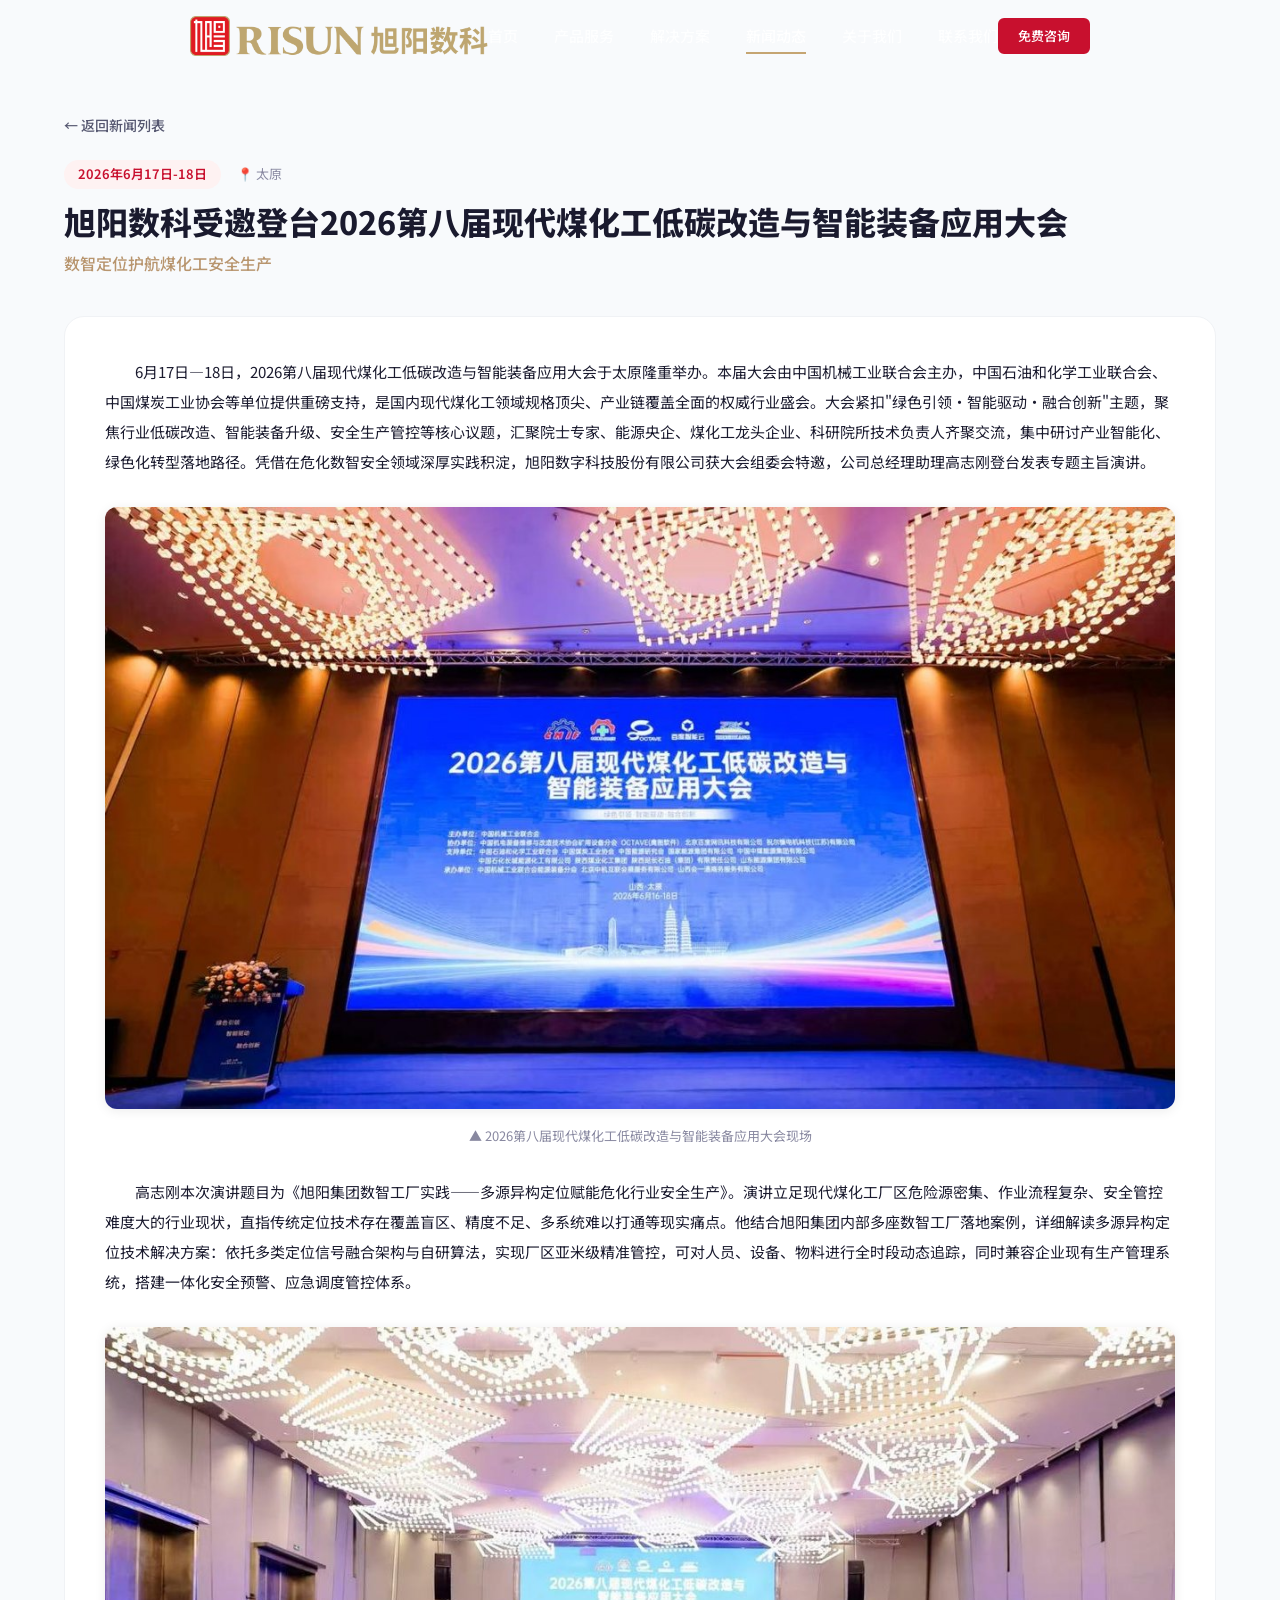
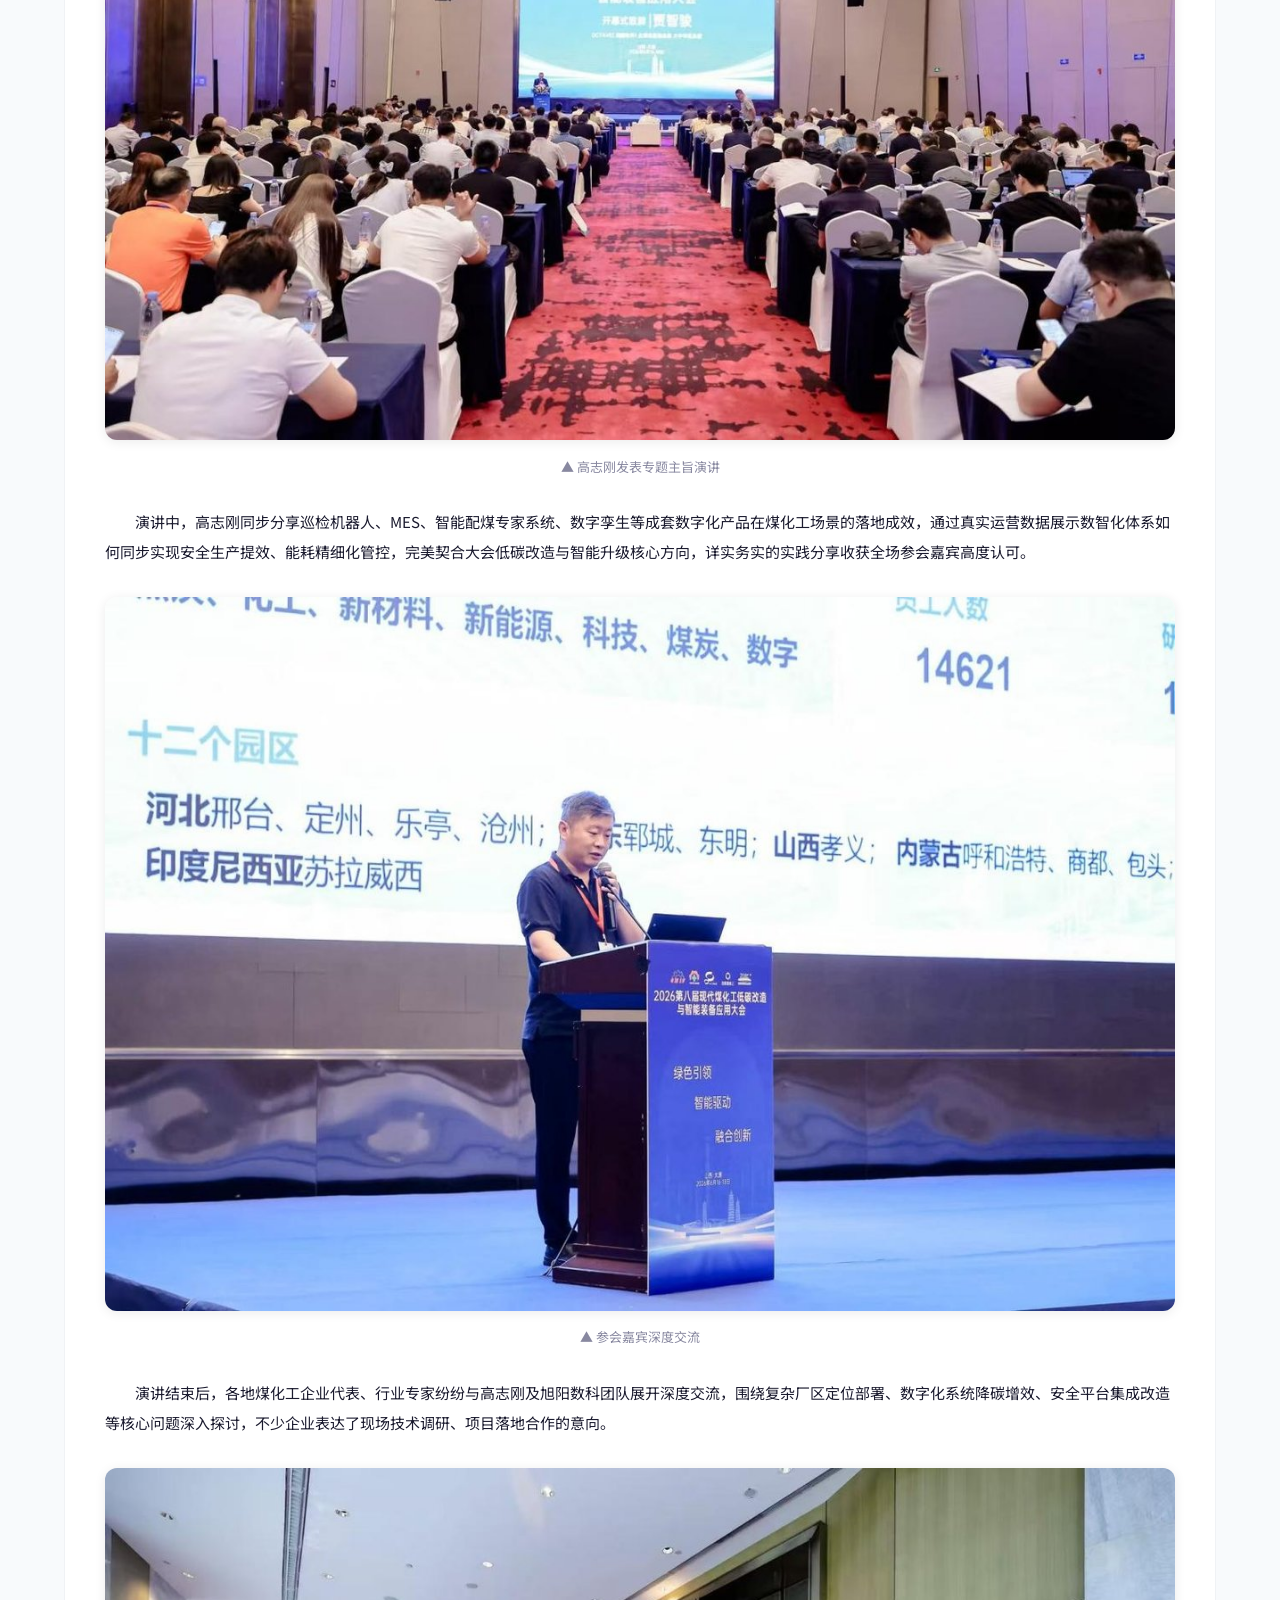
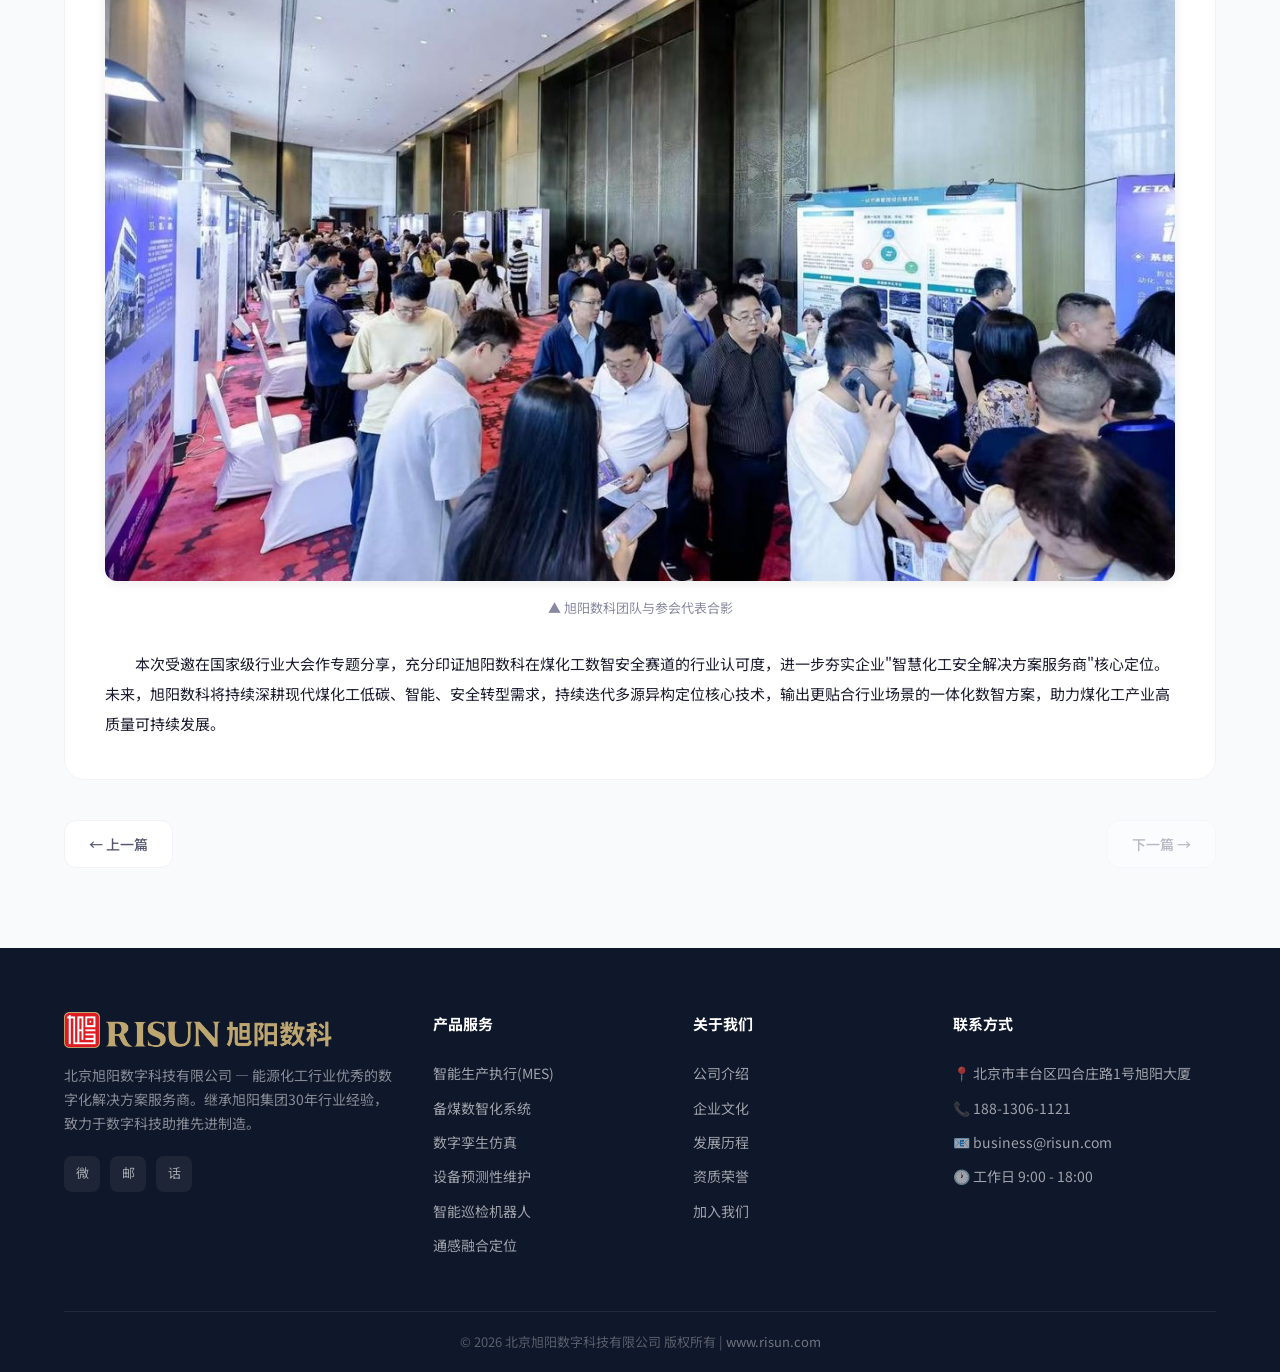
<file: news-6.html>
<!DOCTYPE html>
<html lang="zh-CN">
<head>
    <meta charset="UTF-8">
    <meta name="viewport" content="width=device-width, initial-scale=1.0">
    <title>旭阳数科受邀登台2026第八届现代煤化工低碳改造与智能装备应用大会 - 旭阳数科</title>
    <meta name="description" content="数智定位护航煤化工安全生产">
    <link rel="stylesheet" href="css/style.css">
    <link rel="preconnect" href="https://fonts.googleapis.com">
    <link href="https://fonts.googleapis.com/css2?family=Noto+Sans+SC:wght@300;400;500;700;900&display=swap" rel="stylesheet">
</head>
<body>
    <header class="navbar scrolled" id="navbar">
        <div class="container nav-container">
            <a href="index.html" class="logo">
                <img src="images/logo.png" alt="旭阳数科" class="logo-img">
            </a>
            <nav class="nav-menu" id="navMenu">
                <a href="index.html" class="nav-link">首页</a>
                <a href="products.html" class="nav-link">产品服务</a>
                <a href="index.html#solutions" class="nav-link">解决方案</a>
                <a href="index.html#news" class="nav-link active">新闻动态</a>
                <a href="about.html" class="nav-link">关于我们</a>
                <a href="contact.html" class="nav-link">联系我们</a>
            </nav>
            <div class="nav-actions">
                <a href="contact.html" class="btn btn-primary btn-sm">免费咨询</a>
                <button class="hamburger" id="hamburger" aria-label="菜单">
                    <span></span><span></span><span></span>
                </button>
            </div>
        </div>
    </header>

    <section class="news-detail-page">
        <div class="container">
            <div class="news-detail-header">
                <a href="index.html#news" class="news-back-link">← 返回新闻列表</a>
                <div class="news-detail-meta">
                    <span class="news-detail-date">2026年6月17日-18日</span>
                    <span class="news-detail-location">📍 太原</span>
                </div>
                <h1 class="news-detail-title">旭阳数科受邀登台2026第八届现代煤化工低碳改造与智能装备应用大会</h1>
                <p class="news-detail-subtitle">数智定位护航煤化工安全生产</p>
            </div>
            <div class="news-detail-content">
                <p>6月17日—18日，2026第八届现代煤化工低碳改造与智能装备应用大会于太原隆重举办。本届大会由中国机械工业联合会主办，中国石油和化学工业联合会、中国煤炭工业协会等单位提供重磅支持，是国内现代煤化工领域规格顶尖、产业链覆盖全面的权威行业盛会。大会紧扣"绿色引领·智能驱动·融合创新"主题，聚焦行业低碳改造、智能装备升级、安全生产管控等核心议题，汇聚院士专家、能源央企、煤化工龙头企业、科研院所技术负责人齐聚交流，集中研讨产业智能化、绿色化转型落地路径。凭借在危化数智安全领域深厚实践积淀，旭阳数字科技股份有限公司获大会组委会特邀，公司总经理助理高志刚登台发表专题主旨演讲。</p>
                <div class="news-image-wrapper">
                    <img src="images/news/news-6-img-1.jpg" alt="2026第八届现代煤化工低碳改造与智能装备应用大会现场" loading="lazy">
                    <span class="image-caption">▲ 2026第八届现代煤化工低碳改造与智能装备应用大会现场</span>
                </div>
                <p>高志刚本次演讲题目为《旭阳集团数智工厂实践——多源异构定位赋能危化行业安全生产》。演讲立足现代煤化工厂区危险源密集、作业流程复杂、安全管控难度大的行业现状，直指传统定位技术存在覆盖盲区、精度不足、多系统难以打通等现实痛点。他结合旭阳集团内部多座数智工厂落地案例，详细解读多源异构定位技术解决方案：依托多类定位信号融合架构与自研算法，实现厂区亚米级精准管控，可对人员、设备、物料进行全时段动态追踪，同时兼容企业现有生产管理系统，搭建一体化安全预警、应急调度管控体系。</p>
                <div class="news-image-wrapper">
                    <img src="images/news/news-6-img-2.jpg" alt="高志刚发表专题主旨演讲" loading="lazy">
                    <span class="image-caption">▲ 高志刚发表专题主旨演讲</span>
                </div>
                <p>演讲中，高志刚同步分享巡检机器人、MES、智能配煤专家系统、数字孪生等成套数字化产品在煤化工场景的落地成效，通过真实运营数据展示数智化体系如何同步实现安全生产提效、能耗精细化管控，完美契合大会低碳改造与智能升级核心方向，详实务实的实践分享收获全场参会嘉宾高度认可。</p>
                <div class="news-image-wrapper">
                    <img src="images/news/news-6-img-3.jpg" alt="参会嘉宾深度交流" loading="lazy">
                    <span class="image-caption">▲ 参会嘉宾深度交流</span>
                </div>
                <p>演讲结束后，各地煤化工企业代表、行业专家纷纷与高志刚及旭阳数科团队展开深度交流，围绕复杂厂区定位部署、数字化系统降碳增效、安全平台集成改造等核心问题深入探讨，不少企业表达了现场技术调研、项目落地合作的意向。</p>
                <div class="news-image-wrapper">
                    <img src="images/news/news-6-img-4.jpg" alt="旭阳数科团队与参会代表合影" loading="lazy">
                    <span class="image-caption">▲ 旭阳数科团队与参会代表合影</span>
                </div>
                <p>本次受邀在国家级行业大会作专题分享，充分印证旭阳数科在煤化工数智安全赛道的行业认可度，进一步夯实企业"智慧化工安全解决方案服务商"核心定位。未来，旭阳数科将持续深耕现代煤化工低碳、智能、安全转型需求，持续迭代多源异构定位核心技术，输出更贴合行业场景的一体化数智方案，助力煤化工产业高质量可持续发展。</p>
            </div>
            <div class="news-detail-nav">
                <a href="news-1.html" class="news-nav-btn">← 上一篇</a>
                <a class="news-nav-btn disabled">下一篇 →</a>
            </div>
        </div>
    </section>

    <footer class="footer">
        <div class="container">
            <div class="footer-grid">
                <div class="footer-brand">
                    <div class="logo">
                        <img src="images/logo.png" alt="旭阳数科" class="logo-img-footer">
                    </div>
                    <p class="footer-about">北京旭阳数字科技有限公司 — 能源化工行业优秀的数字化解决方案服务商。继承旭阳集团30年行业经验，致力于数字科技助推先进制造。</p>
                    <div class="footer-social">
                        <a href="#" aria-label="微信"><span>微</span></a>
                        <a href="#" aria-label="邮箱"><span>邮</span></a>
                        <a href="tel:18813061121" aria-label="电话"><span>话</span></a>
                    </div>
                </div>
                <div class="footer-links">
                    <h4>产品服务</h4>
                    <ul>
                        <li><a href="products.html#mes">智能生产执行(MES)</a></li>
                        <li><a href="products.html#coal">备煤数智化系统</a></li>
                        <li><a href="products.html#twin">数字孪生仿真</a></li>
                        <li><a href="products.html#maintain">设备预测性维护</a></li>
                        <li><a href="products.html#robot">智能巡检机器人</a></li>
                        <li><a href="products.html#location">通感融合定位</a></li>
                    </ul>
                </div>
                <div class="footer-links">
                    <h4>关于我们</h4>
                    <ul>
                        <li><a href="about.html">公司介绍</a></li>
                        <li><a href="about.html">企业文化</a></li>
                        <li><a href="about.html">发展历程</a></li>
                        <li><a href="about.html">资质荣誉</a></li>
                        <li><a href="about.html">加入我们</a></li>
                    </ul>
                </div>
                <div class="footer-contact">
                    <h4>联系方式</h4>
                    <ul>
                        <li>📍 北京市丰台区四合庄路1号旭阳大厦</li>
                        <li>📞 188-1306-1121</li>
                        <li>📧 business@risun.com</li>
                        <li>🕐 工作日 9:00 - 18:00</li>
                    </ul>
                </div>
            </div>
            <div class="footer-bottom">
                <p>&copy; 2026 北京旭阳数字科技有限公司 版权所有 | <a href="https://www.risun.com" target="_blank">www.risun.com</a></p>
            </div>
        </div>
    </footer>

    <script src="js/main.js"></script>
</body>
</html>
</file>
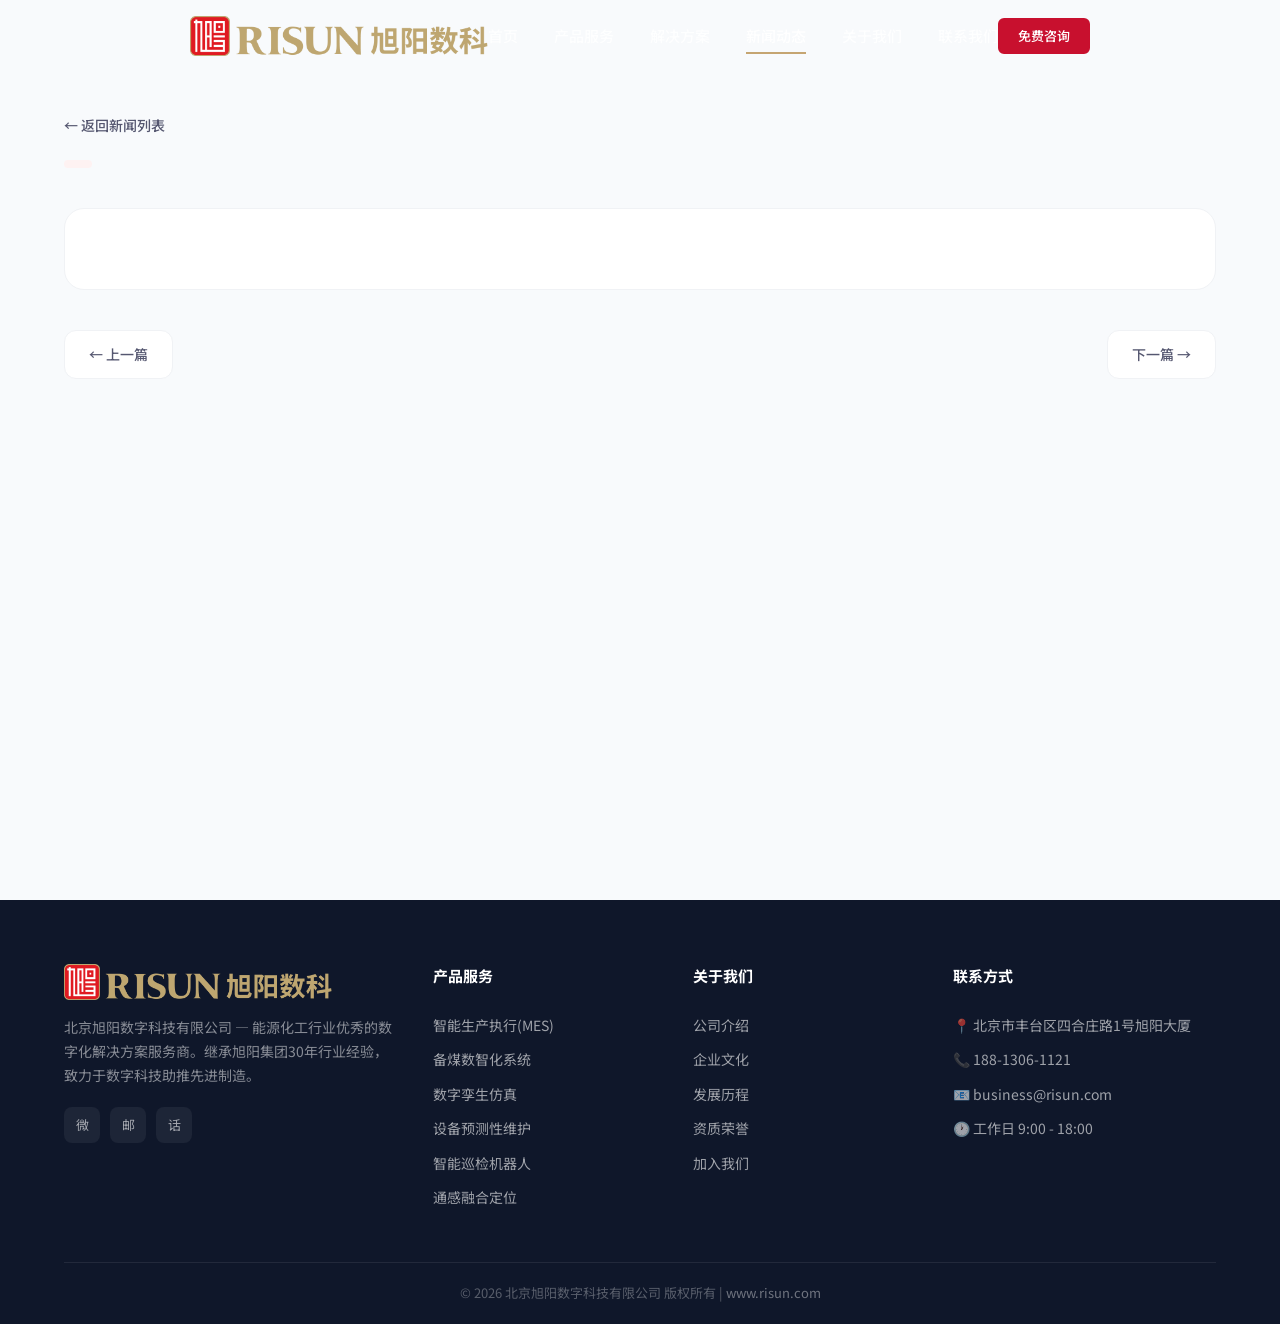
<file: news-detail.html>
<!DOCTYPE html>
<html lang="zh-CN">
<head>
    <meta charset="UTF-8">
    <meta name="viewport" content="width=device-width, initial-scale=1.0">
    <title>新闻详情 - 旭阳数科</title>
    <meta name="description" content="旭阳数科 - 企业新闻动态详情">
    <link rel="stylesheet" href="css/style.css">
    <link rel="preconnect" href="https://fonts.googleapis.com">
    <link href="https://fonts.googleapis.com/css2?family=Noto+Sans+SC:wght@300;400;500;700;900&display=swap" rel="stylesheet">
</head>
<body>
    <!-- 导航栏 -->
    <header class="navbar scrolled" id="navbar">
        <div class="container nav-container">
            <a href="index.html" class="logo">
                <img src="images/logo.png" alt="旭阳数科" class="logo-img">
            </a>
            <nav class="nav-menu" id="navMenu">
                <a href="index.html" class="nav-link">首页</a>
                <a href="products.html" class="nav-link">产品服务</a>
                <a href="index.html#solutions" class="nav-link">解决方案</a>
                <a href="index.html#news" class="nav-link active">新闻动态</a>
                <a href="about.html" class="nav-link">关于我们</a>
                <a href="contact.html" class="nav-link">联系我们</a>
            </nav>
            <div class="nav-actions">
                <a href="contact.html" class="btn btn-primary btn-sm">免费咨询</a>
                <button class="hamburger" id="hamburger" aria-label="菜单">
                    <span></span><span></span><span></span>
                </button>
            </div>
        </div>
    </header>

    <!-- 新闻详情 -->
    <section class="news-detail-page">
        <div class="container">
            <div class="news-detail-header">
                <a href="index.html#news" class="news-back-link">← 返回新闻列表</a>
                <div class="news-detail-meta">
                    <span class="news-detail-date" id="detailDate"></span>
                    <span class="news-detail-location" id="detailLocation"></span>
                </div>
                <h1 class="news-detail-title" id="detailTitle"></h1>
                <p class="news-detail-subtitle" id="detailSubtitle"></p>
            </div>
            <div class="news-detail-content" id="detailContent"></div>
            <div class="news-detail-nav">
                <a class="news-nav-btn" id="prevBtn">← 上一篇</a>
                <a class="news-nav-btn" id="nextBtn">下一篇 →</a>
            </div>
        </div>
    </section>

    <!-- 页脚 -->
    <footer class="footer">
        <div class="container">
            <div class="footer-grid">
                <div class="footer-brand">
                    <div class="logo">
                        <img src="images/logo.png" alt="旭阳数科" class="logo-img-footer">
                    </div>
                    <p class="footer-about">北京旭阳数字科技有限公司 — 能源化工行业优秀的数字化解决方案服务商。继承旭阳集团30年行业经验，致力于数字科技助推先进制造。</p>
                    <div class="footer-social">
                        <a href="#" aria-label="微信"><span>微</span></a>
                        <a href="#" aria-label="邮箱"><span>邮</span></a>
                        <a href="tel:18813061121" aria-label="电话"><span>话</span></a>
                    </div>
                </div>
                <div class="footer-links">
                    <h4>产品服务</h4>
                    <ul>
                        <li><a href="products.html#mes">智能生产执行(MES)</a></li>
                        <li><a href="products.html#coal">备煤数智化系统</a></li>
                        <li><a href="products.html#twin">数字孪生仿真</a></li>
                        <li><a href="products.html#maintain">设备预测性维护</a></li>
                        <li><a href="products.html#robot">智能巡检机器人</a></li>
                        <li><a href="products.html#location">通感融合定位</a></li>
                    </ul>
                </div>
                <div class="footer-links">
                    <h4>关于我们</h4>
                    <ul>
                        <li><a href="about.html">公司介绍</a></li>
                        <li><a href="about.html">企业文化</a></li>
                        <li><a href="about.html">发展历程</a></li>
                        <li><a href="about.html">资质荣誉</a></li>
                        <li><a href="about.html">加入我们</a></li>
                    </ul>
                </div>
                <div class="footer-contact">
                    <h4>联系方式</h4>
                    <ul>
                        <li>📍 北京市丰台区四合庄路1号旭阳大厦</li>
                        <li>📞 188-1306-1121</li>
                        <li>📧 business@risun.com</li>
                        <li>🕐 工作日 9:00 - 18:00</li>
                    </ul>
                </div>
            </div>
            <div class="footer-bottom">
                <p>&copy; 2026 北京旭阳数字科技有限公司 版权所有 | <a href="https://www.risun.com" target="_blank">www.risun.com</a></p>
            </div>
        </div>
    </footer>

    <script src="js/news-data.js"></script>
    <script>
    (function() {
        // 解析 URL 参数
        var params = new URLSearchParams(window.location.search);
        var newsId = parseInt(params.get('id')) || 1;

        // 查找新闻
        var news = NEWS_DATA.find(function(n) { return n.id === newsId; });
        if (!news) {
            news = NEWS_DATA[0];
            newsId = news.id;
        }

        // 渲染内容
        document.getElementById('detailDate').textContent = news.date;
        document.getElementById('detailLocation').textContent = '📍 ' + news.location;
        document.getElementById('detailTitle').textContent = news.title;
        document.getElementById('detailSubtitle').textContent = news.subtitle;

        // 将内容按段落分割
        var paragraphs = news.content.trim().split('\n').filter(function(p) { return p.trim(); });
        var contentDiv = document.getElementById('detailContent');
        paragraphs.forEach(function(p) {
            var para = document.createElement('p');
            para.textContent = p.trim();
            contentDiv.appendChild(para);
        });

        // 更新页面标题
        document.title = news.title + ' - 旭阳数科';

        // 上一篇 / 下一篇
        var maxId = NEWS_DATA.length;
        var prevBtn = document.getElementById('prevBtn');
        var nextBtn = document.getElementById('nextBtn');

        if (newsId > 1) {
            prevBtn.href = 'news-detail.html?id=' + (newsId - 1);
            prevBtn.classList.remove('disabled');
        } else {
            prevBtn.classList.add('disabled');
        }

        if (newsId < maxId) {
            nextBtn.href = 'news-detail.html?id=' + (newsId + 1);
            nextBtn.classList.remove('disabled');
        } else {
            nextBtn.classList.add('disabled');
        }
    })();
    </script>
    <script src="js/main.js"></script>
</body>
</html>
</file>
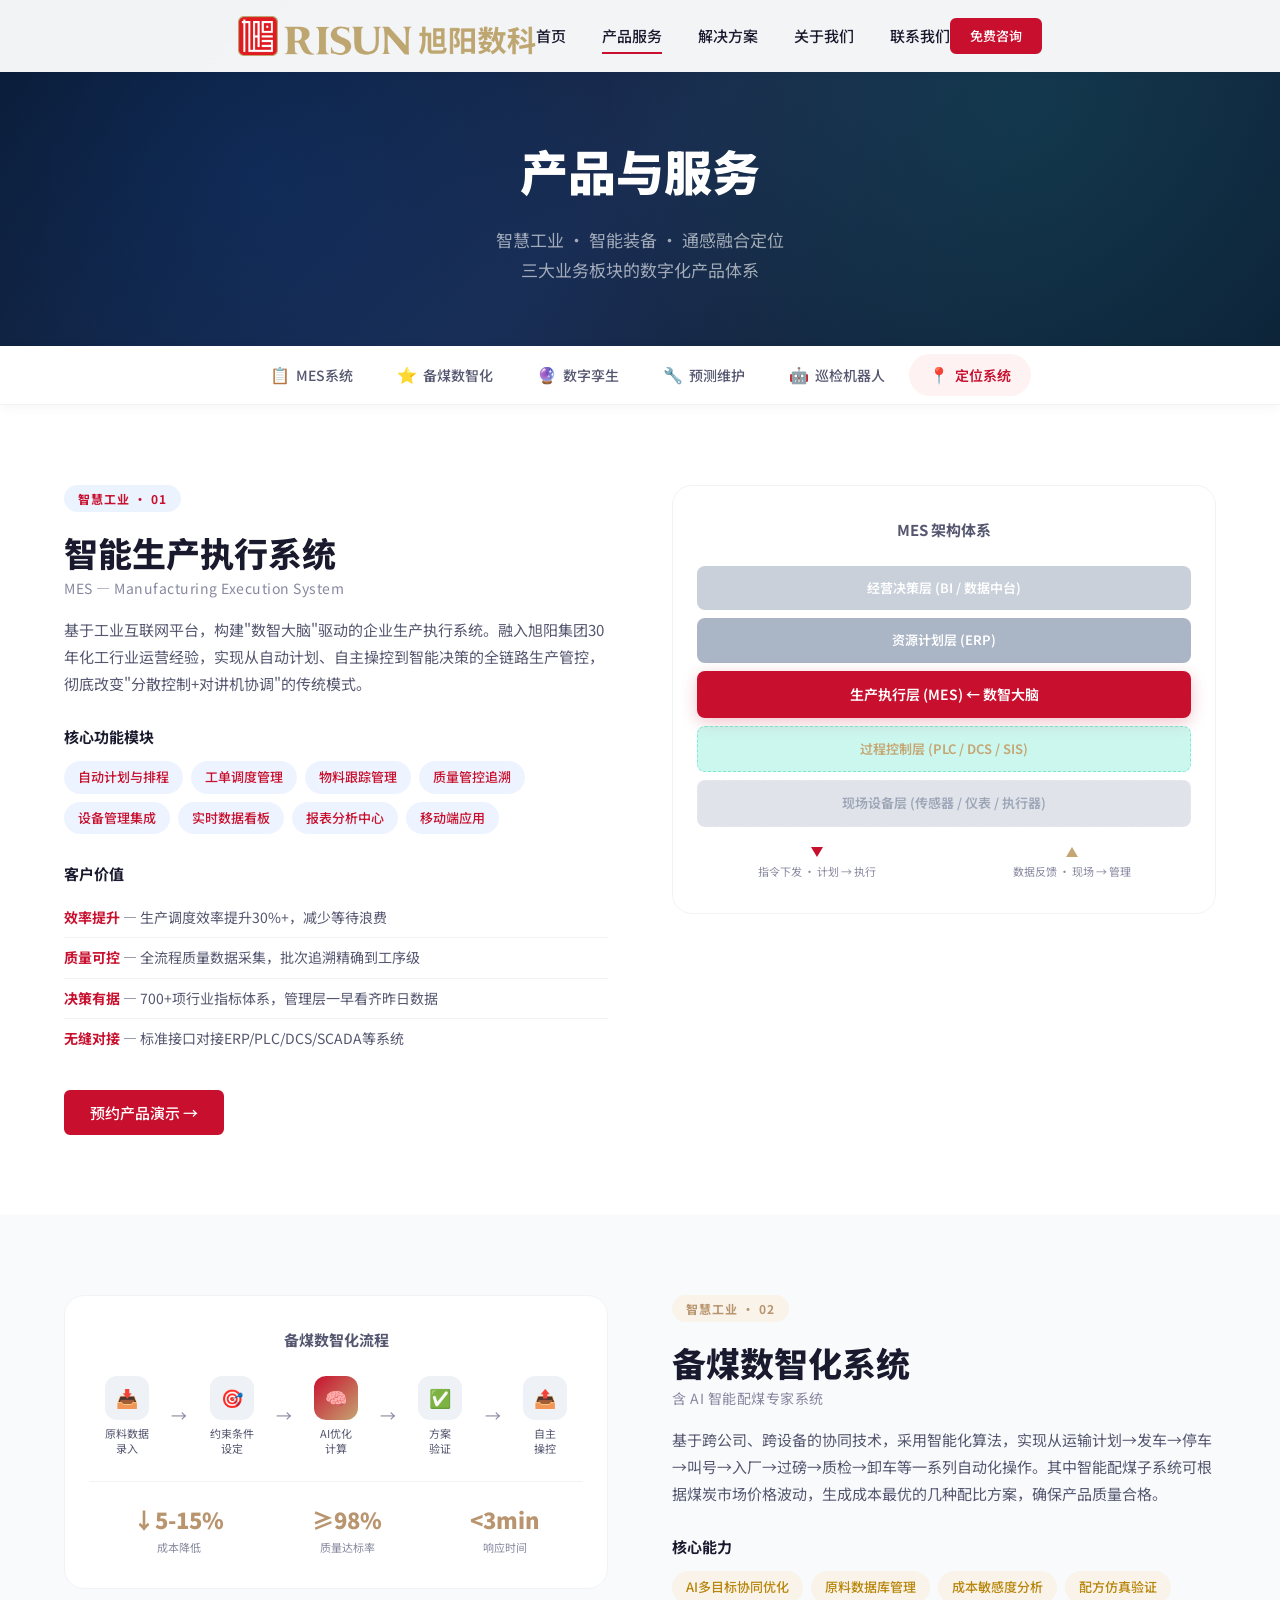
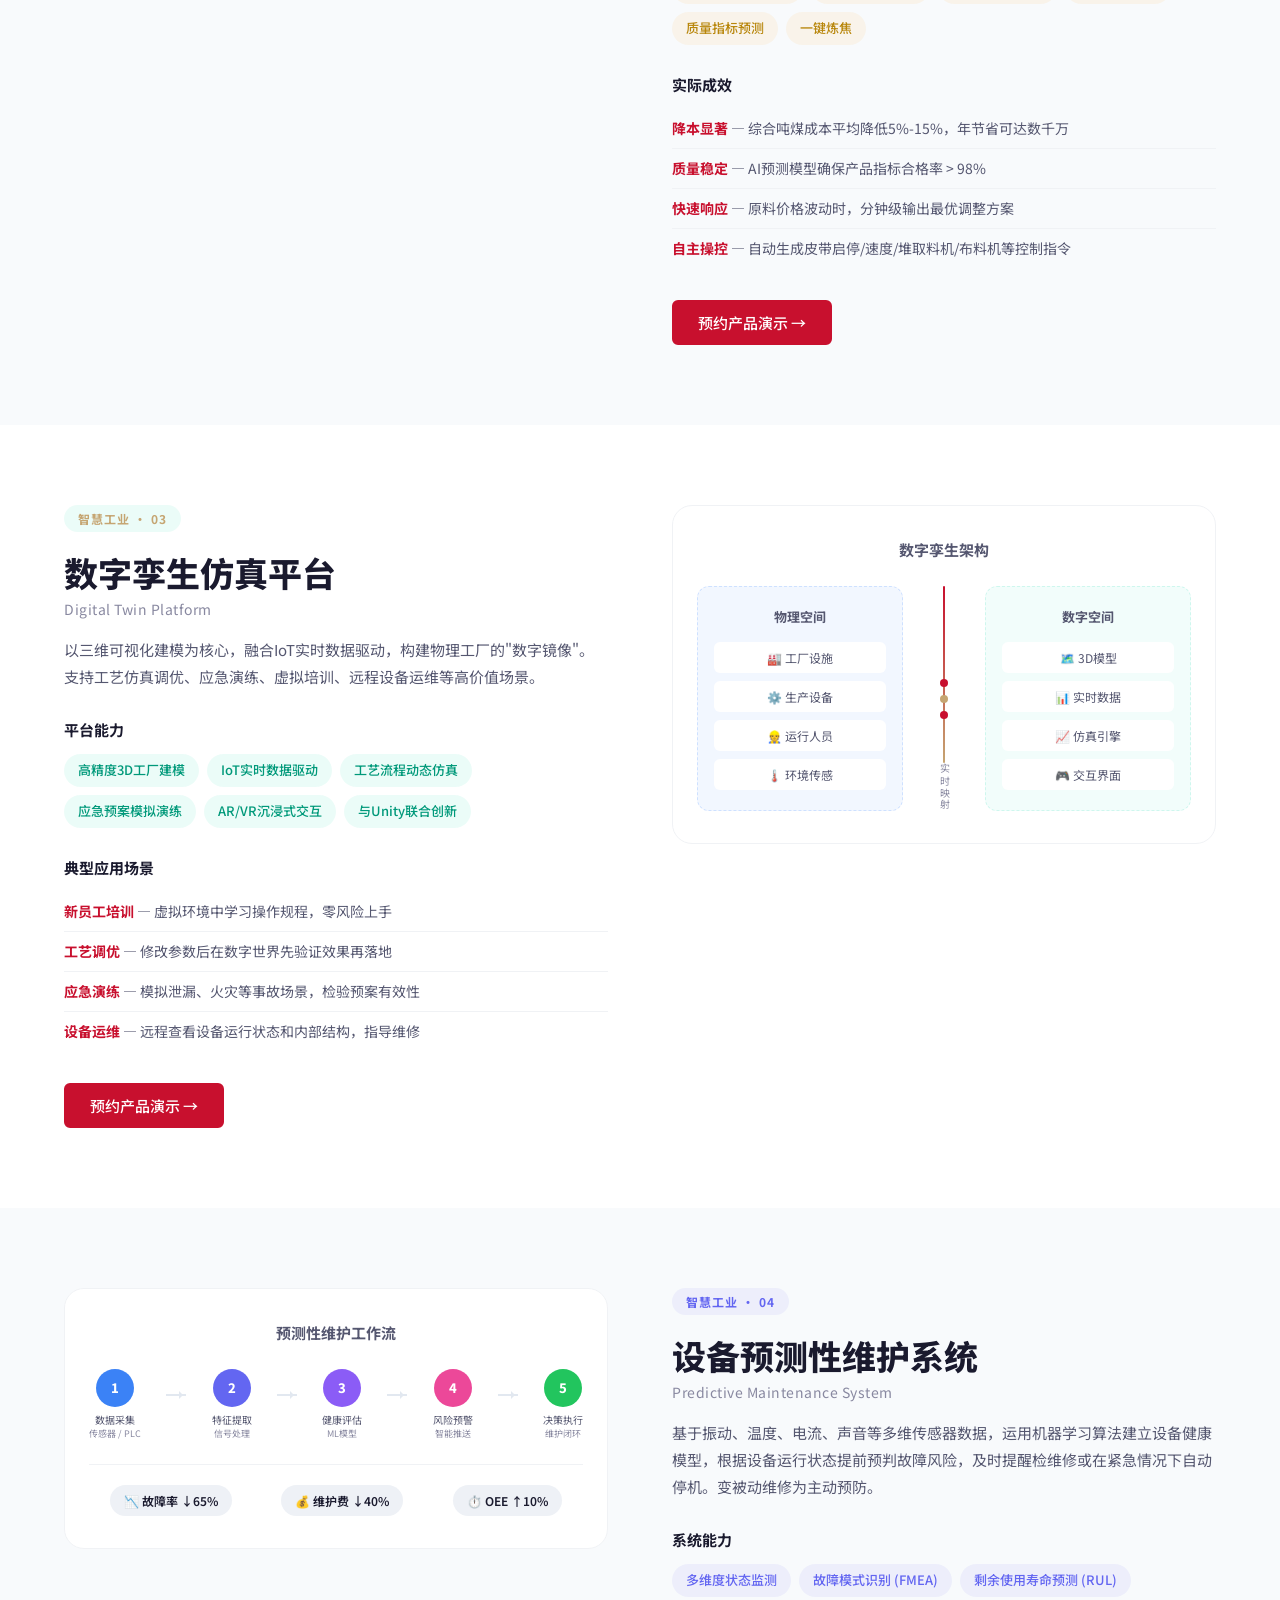
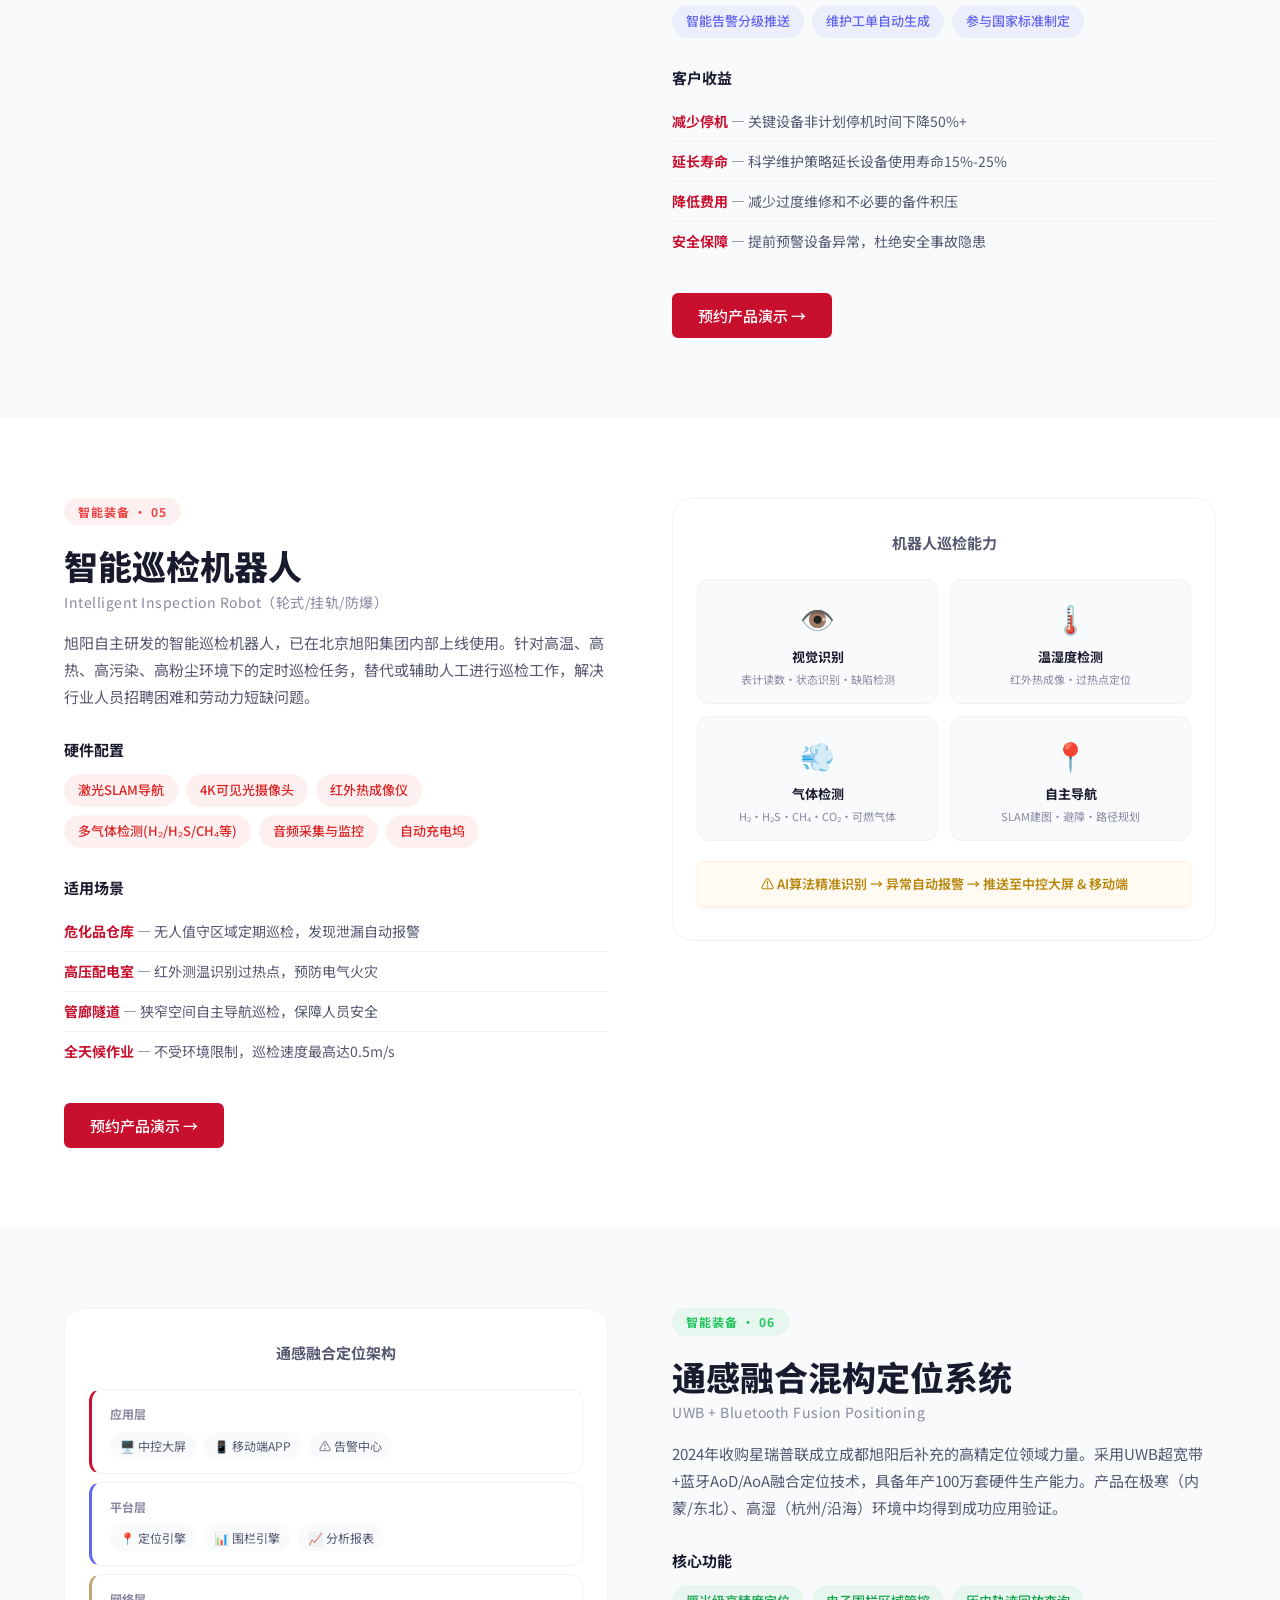
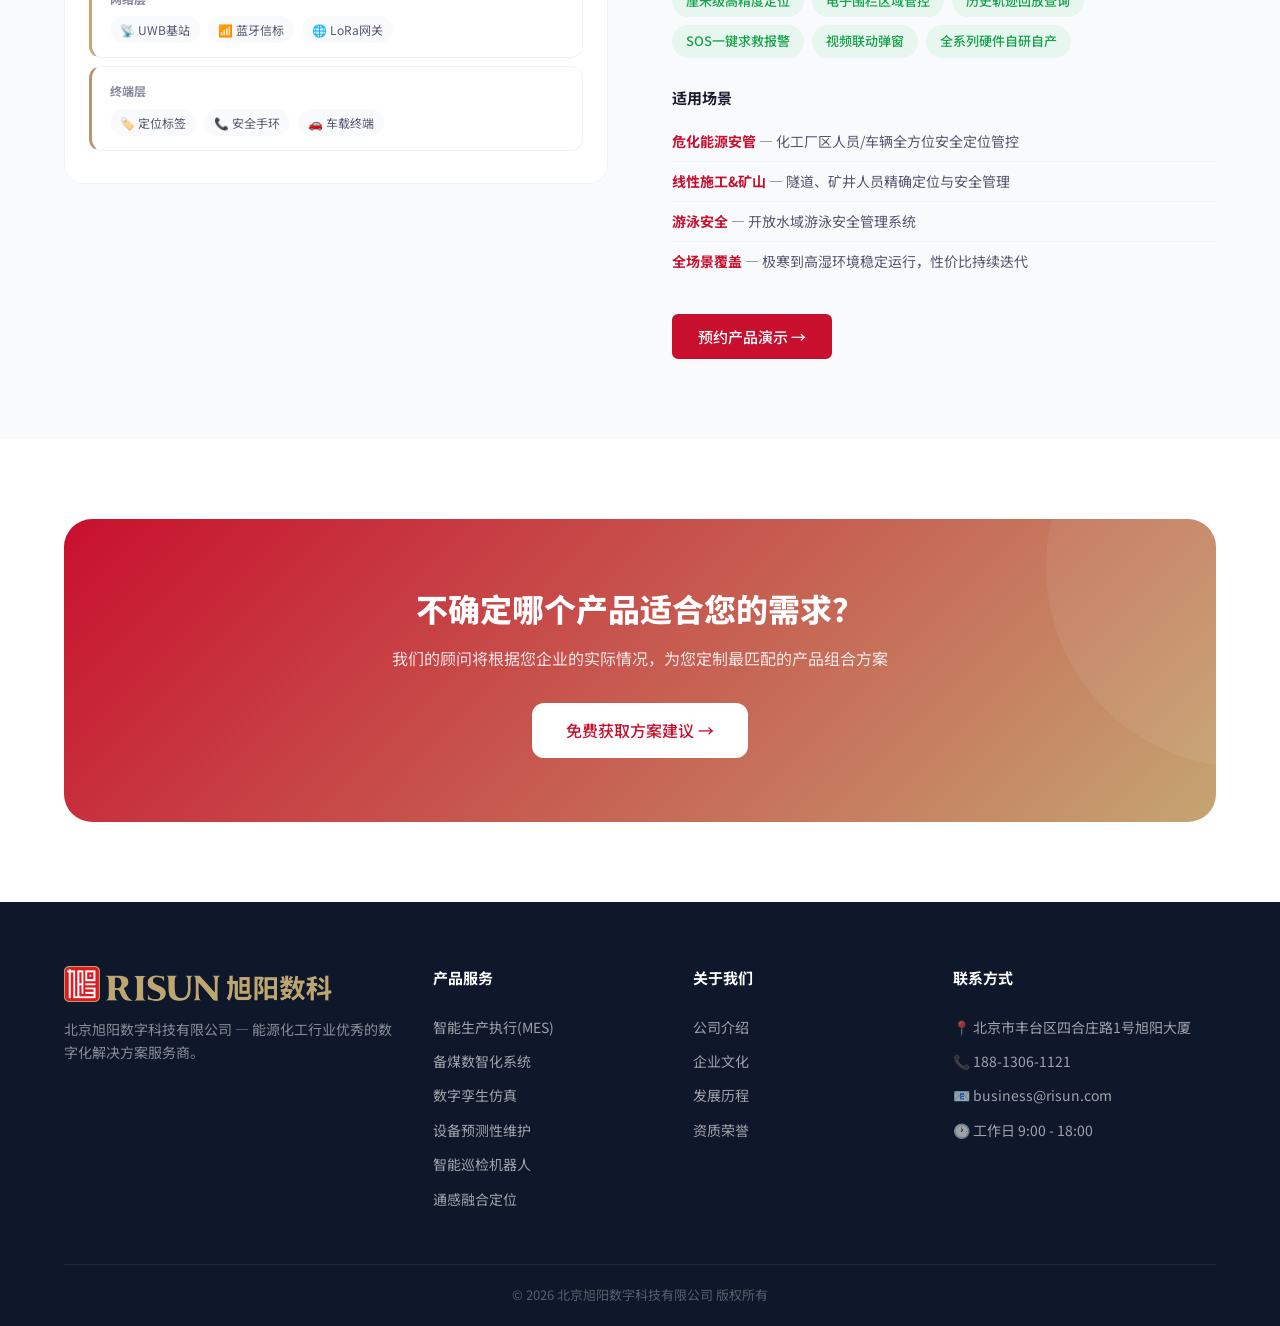
<file: products.html>
<!DOCTYPE html>
<html lang="zh-CN">
<head>
    <meta charset="UTF-8">
    <meta name="viewport" content="width=device-width, initial-scale=1.0">
    <title>产品与服务 - 旭阳数科 | 能源化工数字化解决方案</title>
    <meta name="description" content="北京旭阳数字科技有限公司核心产品：智能MES、备煤数智化系统、数字孪生、预测性维护、智能巡检机器人、通感融合定位系统。">
    <link rel="stylesheet" href="css/style.css">
    <link rel="stylesheet" href="css/products.css">
    <link rel="preconnect" href="https://fonts.googleapis.com">
    <link href="https://fonts.googleapis.com/css2?family=Noto+Sans+SC:wght@300;400;500;700;900&display=swap" rel="stylesheet">
</head>
<body>
    <!-- 导航栏 -->
    <header class="navbar scrolled">
        <div class="container nav-container">
            <a href="index.html" class="logo">
                <img src="images/logo.png" alt="旭阳数科" class="logo-img">
            </a>
            <nav class="nav-menu" id="navMenu">
                <a href="index.html" class="nav-link">首页</a>
                <a href="products.html" class="nav-link active">产品服务</a>
                <a href="index.html#solutions" class="nav-link">解决方案</a>
                <a href="about.html" class="nav-link">关于我们</a>
                <a href="contact.html" class="nav-link">联系我们</a>
            </nav>
            <div class="nav-actions">
                <a href="contact.html" class="btn btn-primary btn-sm">免费咨询</a>
                <button class="hamburger" id="hamburger" aria-label="菜单"><span></span><span></span><span></span></button>
            </div>
        </div>
    </header>

    <!-- 页面头部 Banner -->
    <section class="page-banner products-banner">
        <div class="container">
            <div class="banner-content">
                <h1>产品与服务</h1>
                <p>智慧工业 · 智能装备 · 通感融合定位<br class="hide-mobile">三大业务板块的数字化产品体系</p>
            </div>
        </div>
        <div class="banner-decoration"></div>
    </section>

    <!-- 产品导航 -->
    <section class="product-nav-bar">
        <div class="container">
            <div class="product-nav" id="productNav">
                <a href="#mes" class="p-nav-item active"><span class="p-icon mes">📋</span>MES系统</a>
                <a href="#coal" class="p-nav-item"><span class="p-icon coal">⭐</span>备煤数智化</a>
                <a href="#twin" class="p-nav-item"><span class="p-icon twin">🔮</span>数字孪生</a>
                <a href="#maintain" class="p-nav-item"><span class="p-icon maintain">🔧</span>预测维护</a>
                <a href="#robot" class="p-nav-item"><span class="p-icon robot">🤖</span>巡检机器人</a>
                <a href="#location" class="p-nav-item"><span class="p-icon location">📍</span>定位系统</a>
            </div>
        </div>
    </section>

    <!-- ==================== 产品1: MES ==================== -->
    <section class="product-detail-section" id="mes">
        <div class="container">
            <div class="product-detail-grid">
                <div class="pd-info">
                    <div class="pd-badge">智慧工业 · 01</div>
                    <h2>智能生产执行系统<br><span>MES — Manufacturing Execution System</span></h2>
                    <p class="pd-intro">基于工业互联网平台，构建"数智大脑"驱动的企业生产执行系统。融入旭阳集团30年化工行业运营经验，实现从自动计划、自主操控到智能决策的全链路生产管控，彻底改变"分散控制+对讲机协调"的传统模式。</p>

                    <div class="pd-features-list">
                        <h4>核心功能模块</h4>
                        <div class="feature-tags">
                            <span class="ft-tag ft-primary">自动计划与排程</span>
                            <span class="ft-tag ft-primary">工单调度管理</span>
                            <span class="ft-tag ft-primary">物料跟踪管理</span>
                            <span class="ft-tag ft-primary">质量管控追溯</span>
                            <span class="ft-tag ft-primary">设备管理集成</span>
                            <span class="ft-tag ft-primary">实时数据看板</span>
                            <span class="ft-tag ft-primary">报表分析中心</span>
                            <span class="ft-tag ft-primary">移动端应用</span>
                        </div>
                    </div>

                    <div class="pd-benefits">
                        <h4>客户价值</h4>
                        <ul>
                            <li><strong>效率提升</strong> — 生产调度效率提升30%+，减少等待浪费</li>
                            <li><strong>质量可控</strong> — 全流程质量数据采集，批次追溯精确到工序级</li>
                            <li><strong>决策有据</strong> — 700+项行业指标体系，管理层一早看齐昨日数据</li>
                            <li><strong>无缝对接</strong> — 标准接口对接ERP/PLC/DCS/SCADA等系统</li>
                        </ul>
                    </div>

                    <a href="contact.html" class="btn btn-primary">预约产品演示 →</a>
                </div>
                <div class="pd-visual">
                    <div class="pd-diagram mes-diagram">
                        <div class="diagram-title">MES 架构体系</div>
                        <div class="mes-layers">
                            <div class="ml-layer ml-top">经营决策层 (BI / 数据中台)</div>
                            <div class="ml-layer ml-plan">资源计划层 (ERP)</div>
                            <div class="ml-layer ml-mes">生产执行层 (MES) ← 数智大脑</div>
                            <div class="ml-layer ml-control">过程控制层 (PLC / DCS / SIS)</div>
                            <div class="ml-layer ml-device">现场设备层 (传感器 / 仪表 / 执行器)</div>
                        </div>
                        <div class="mes-data-flows">
                            <div class="data-flow df-down">
                                <div class="df-arrow"></div>
                                <span>指令下发 · 计划 → 执行</span>
                            </div>
                            <div class="data-flow df-up">
                                <div class="df-arrow"></div>
                                <span>数据反馈 · 现场 → 管理</span>
                            </div>
                        </div>
                    </div>
                </div>
            </div>
        </div>
    </section>

    <!-- ==================== 产品2: 配煤/备煤 ==================== -->
    <section class="product-detail-section alt-bg" id="coal">
        <div class="container">
            <div class="product-detail-grid reverse">
                <div class="pd-info">
                    <div class="pd-badge gold">智慧工业 · 02</div>
                    <h2>备煤数智化系统<br><span>含 AI 智能配煤专家系统</span></h2>
                    <p class="pd-intro">基于跨公司、跨设备的协同技术，采用智能化算法，实现从运输计划→发车→停车→叫号→入厂→过磅→质检→卸车等一系列自动化操作。其中智能配煤子系统可根据煤炭市场价格波动，生成成本最优的几种配比方案，确保产品质量合格。</p>

                    <div class="pd-features-list">
                        <h4>核心能力</h4>
                        <div class="feature-tags">
                            <span class="ft-tag ft-gold">AI多目标协同优化</span>
                            <span class="ft-tag ft-gold">原料数据库管理</span>
                            <span class="ft-tag ft-gold">成本敏感度分析</span>
                            <span class="ft-tag ft-gold">配方仿真验证</span>
                            <span class="ft-tag ft-gold">质量指标预测</span>
                            <span class="ft-tag ft-gold">一键炼焦</span>
                        </div>
                    </div>

                    <div class="pd-benefits">
                        <h4>实际成效</h4>
                        <ul>
                            <li><strong>降本显著</strong> — 综合吨煤成本平均降低5%-15%，年节省可达数千万</li>
                            <li><strong>质量稳定</strong> — AI预测模型确保产品指标合格率 > 98%</li>
                            <li><strong>快速响应</strong> — 原料价格波动时，分钟级输出最优调整方案</li>
                            <li><strong>自主操控</strong> — 自动生成皮带启停/速度/堆取料机/布料机等控制指令</li>
                        </ul>
                    </div>

                    <a href="contact.html" class="btn btn-primary">预约产品演示 →</a>
                </div>
                <div class="pd-visual">
                    <div class="pd-diagram coal-diagram">
                        <div class="diagram-title">备煤数智化流程</div>
                        <div class="coal-flow">
                            <div class="cf-step">
                                <div class="cf-icon">📥</div>
                                <span>原料数据<br>录入</span>
                            </div>
                            <div class="cf-arrow">→</div>
                            <div class="cf-step">
                                <div class="cf-icon">🎯</div>
                                <span>约束条件<br>设定</span>
                            </div>
                            <div class="cf-arrow">→</div>
                            <div class="cf-step highlight-step">
                                <div class="cf-icon">🧠</div>
                                <span>AI优化<br>计算</span>
                            </div>
                            <div class="cf-arrow">→</div>
                            <div class="cf-step">
                                <div class="cf-icon">✅</div>
                                <span>方案<br>验证</span>
                            </div>
                            <div class="cf-arrow">→</div>
                            <div class="cf-step">
                                <div class="cf-icon">📤</div>
                                <span>自主<br>操控</span>
                            </div>
                        </div>
                        <div class="coal-kpi">
                            <div class="kpi-item">
                                <div class="kpi-value">↓5-15%</div>
                                <div class="kpi-label">成本降低</div>
                            </div>
                            <div class="kpi-item">
                                <div class="kpi-value">≥98%</div>
                                <div class="kpi-label">质量达标率</div>
                            </div>
                            <div class="kpi-item">
                                <div class="kpi-value">&lt;3min</div>
                                <div class="kpi-label">响应时间</div>
                            </div>
                        </div>
                    </div>
                </div>
            </div>
        </div>
    </section>

    <!-- ==================== 产品3: 数字孪生 ==================== -->
    <section class="product-detail-section" id="twin">
        <div class="container">
            <div class="product-detail-grid">
                <div class="pd-info">
                    <div class="pd-badge accent">智慧工业 · 03</div>
                    <h2>数字孪生仿真平台<br><span>Digital Twin Platform</span></h2>
                    <p class="pd-intro">以三维可视化建模为核心，融合IoT实时数据驱动，构建物理工厂的"数字镜像"。支持工艺仿真调优、应急演练、虚拟培训、远程设备运维等高价值场景。</p>

                    <div class="pd-features-list">
                        <h4>平台能力</h4>
                        <div class="feature-tags">
                            <span class="ft-tag ft-accent">高精度3D工厂建模</span>
                            <span class="ft-tag ft-accent">IoT实时数据驱动</span>
                            <span class="ft-tag ft-accent">工艺流程动态仿真</span>
                            <span class="ft-tag ft-accent">应急预案模拟演练</span>
                            <span class="ft-tag ft-accent">AR/VR沉浸式交互</span>
                            <span class="ft-tag ft-accent">与Unity联合创新</span>
                        </div>
                    </div>

                    <div class="pd-benefits">
                        <h4>典型应用场景</h4>
                        <ul>
                            <li><strong>新员工培训</strong> — 虚拟环境中学习操作规程，零风险上手</li>
                            <li><strong>工艺调优</strong> — 修改参数后在数字世界先验证效果再落地</li>
                            <li><strong>应急演练</strong> — 模拟泄漏、火灾等事故场景，检验预案有效性</li>
                            <li><strong>设备运维</strong> — 远程查看设备运行状态和内部结构，指导维修</li>
                        </ul>
                    </div>

                    <a href="contact.html" class="btn btn-primary">预约产品演示 →</a>
                </div>
                <div class="pd-visual">
                    <div class="pd-diagram twin-diagram">
                        <div class="diagram-title">数字孪生架构</div>
                        <div class="twin-arch">
                            <div class="ta-side ta-physical">
                                <div class="ta-title">物理空间</div>
                                <div class="ta-items">
                                    <span>🏭 工厂设施</span>
                                    <span>⚙️ 生产设备</span>
                                    <span>👷 运行人员</span>
                                    <span>🌡️ 环境传感</span>
                                </div>
                            </div>
                            <div class="ta-connector">
                                <div class="conn-line"></div>
                                <div class="conn-dots">
                                    <span class="cd-dot"></span>
                                    <span class="cd-dot"></span>
                                    <span class="cd-dot"></span>
                                </div>
                                <span class="conn-label">实时映射</span>
                            </div>
                            <div class="ta-side ta-digital">
                                <div class="ta-title">数字空间</div>
                                <div class="ta-items">
                                    <span>🗺️ 3D模型</span>
                                    <span>📊 实时数据</span>
                                    <span>📈 仿真引擎</span>
                                    <span>🎮 交互界面</span>
                                </div>
                            </div>
                        </div>
                    </div>
                </div>
            </div>
        </div>
    </section>

    <!-- ==================== 产品4: 预测性维护 ==================== -->
    <section class="product-detail-section alt-bg" id="maintain">
        <div class="container">
            <div class="product-detail-grid reverse">
                <div class="pd-info">
                    <div class="pd-badge purple">智慧工业 · 04</div>
                    <h2>设备预测性维护系统<br><span>Predictive Maintenance System</span></h2>
                    <p class="pd-intro">基于振动、温度、电流、声音等多维传感器数据，运用机器学习算法建立设备健康模型，根据设备运行状态提前预判故障风险，及时提醒检维修或在紧急情况下自动停机。变被动维修为主动预防。</p>

                    <div class="pd-features-list">
                        <h4>系统能力</h4>
                        <div class="feature-tags">
                            <span class="ft-tag ft-purple">多维度状态监测</span>
                            <span class="ft-tag ft-purple">故障模式识别 (FMEA)</span>
                            <span class="ft-tag ft-purple">剩余使用寿命预测 (RUL)</span>
                            <span class="ft-tag ft-purple">智能告警分级推送</span>
                            <span class="ft-tag ft-purple">维护工单自动生成</span>
                            <span class="ft-tag ft-purple">参与国家标准制定</span>
                        </div>
                    </div>

                    <div class="pd-benefits">
                        <h4>客户收益</h4>
                        <ul>
                            <li><strong>减少停机</strong> — 关键设备非计划停机时间下降50%+</li>
                            <li><strong>延长寿命</strong> — 科学维护策略延长设备使用寿命15%-25%</li>
                            <li><strong>降低费用</strong> — 减少过度维修和不必要的备件积压</li>
                            <li><strong>安全保障</strong> — 提前预警设备异常，杜绝安全事故隐患</li>
                        </ul>
                    </div>

                    <a href="contact.html" class="btn btn-primary">预约产品演示 →</a>
                </div>
                <div class="pd-visual">
                    <div class="pd-diagram maintain-diagram">
                        <div class="diagram-title">预测性维护工作流</div>
                        <div class="maintain-flow">
                            <div class="mf-phase">
                                <div class="mf-circle p1">1</div>
                                <span>数据采集<br><small>传感器 / PLC</small></span>
                            </div>
                            <div class="mf-arrow"></div>
                            <div class="mf-phase">
                                <div class="mf-circle p2">2</div>
                                <span>特征提取<br><small>信号处理</small></span>
                            </div>
                            <div class="mf-arrow"></div>
                            <div class="mf-phase">
                                <div class="mf-circle p3">3</div>
                                <span>健康评估<br><small>ML模型</small></span>
                            </div>
                            <div class="mf-arrow"></div>
                            <div class="mf-phase">
                                <div class="mf-circle p4">4</div>
                                <span>风险预警<br><small>智能推送</small></span>
                            </div>
                            <div class="mf-arrow"></div>
                            <div class="mf-phase">
                                <div class="mf-circle p5">5</div>
                                <span>决策执行<br><small>维护闭环</small></span>
                            </div>
                        </div>
                        <div class="maintain-result">
                            <span>📉 故障率 ↓65%</span>
                            <span>💰 维护费 ↓40%</span>
                            <span>⏱️ OEE ↑10%</span>
                        </div>
                    </div>
                </div>
            </div>
        </div>
    </section>

    <!-- ==================== 产品5: 巡检机器人 ==================== -->
    <section class="product-detail-section" id="robot">
        <div class="container">
            <div class="product-detail-grid">
                <div class="pd-info">
                    <div class="pd-badge red">智能装备 · 05</div>
                    <h2>智能巡检机器人<br><span>Intelligent Inspection Robot（轮式/挂轨/防爆）</span></h2>
                    <p class="pd-intro">旭阳自主研发的智能巡检机器人，已在北京旭阳集团内部上线使用。针对高温、高热、高污染、高粉尘环境下的定时巡检任务，替代或辅助人工进行巡检工作，解决行业人员招聘困难和劳动力短缺问题。</p>

                    <div class="pd-features-list">
                        <h4>硬件配置</h4>
                        <div class="feature-tags">
                            <span class="ft-tag ft-red">激光SLAM导航</span>
                            <span class="ft-tag ft-red">4K可见光摄像头</span>
                            <span class="ft-tag ft-red">红外热成像仪</span>
                            <span class="ft-tag ft-red">多气体检测(H₂/H₂S/CH₄等)</span>
                            <span class="ft-tag ft-red">音频采集与监控</span>
                            <span class="ft-tag ft-red">自动充电坞</span>
                        </div>
                    </div>

                    <div class="pd-benefits">
                        <h4>适用场景</h4>
                        <ul>
                            <li><strong>危化品仓库</strong> — 无人值守区域定期巡检，发现泄漏自动报警</li>
                            <li><strong>高压配电室</strong> — 红外测温识别过热点，预防电气火灾</li>
                            <li><strong>管廊隧道</strong> — 狭窄空间自主导航巡检，保障人员安全</li>
                            <li><strong>全天候作业</strong> — 不受环境限制，巡检速度最高达0.5m/s</li>
                        </ul>
                    </div>

                    <a href="contact.html" class="btn btn-primary">预约产品演示 →</a>
                </div>
                <div class="pd-visual">
                    <div class="pd-diagram robot-diagram">
                        <div class="diagram-title">机器人巡检能力</div>
                        <div class="robot-capabilities">
                            <div class="rc-card">
                                <div class="rc-icon">👁️</div>
                                <h5>视觉识别</h5>
                                <p>表计读数·状态识别·缺陷检测</p>
                            </div>
                            <div class="rc-card">
                                <div class="rc-icon">🌡️</div>
                                <h5>温湿度检测</h5>
                                <p>红外热成像·过热点定位</p>
                            </div>
                            <div class="rc-card">
                                <div class="rc-icon">💨</div>
                                <h5>气体检测</h5>
                                <p>H₂·H₂S·CH₄·CO₂·可燃气体</p>
                            </div>
                            <div class="rc-card">
                                <div class="rc-icon">📍</div>
                                <h5>自主导航</h5>
                                <p>SLAM建图·避障·路径规划</p>
                            </div>
                        </div>
                        <div class="robot-alert">
                            ⚠️ AI算法精准识别 → 异常自动报警 → 推送至中控大屏 & 移动端
                        </div>
                    </div>
                </div>
            </div>
        </div>
    </section>

    <!-- ==================== 产品6: 人员定位 ==================== -->
    <section class="product-detail-section alt-bg" id="location">
        <div class="container">
            <div class="product-detail-grid reverse">
                <div class="pd-info">
                    <div class="pd-badge green">智能装备 · 06</div>
                    <h2>通感融合混构定位系统<br><span>UWB + Bluetooth Fusion Positioning</span></h2>
                    <p class="pd-intro">2024年收购星瑞普联成立成都旭阳后补充的高精定位领域力量。采用UWB超宽带+蓝牙AoD/AoA融合定位技术，具备年产100万套硬件生产能力。产品在极寒（内蒙/东北）、高湿（杭州/沿海）环境中均得到成功应用验证。</p>

                    <div class="pd-features-list">
                        <h4>核心功能</h4>
                        <div class="feature-tags">
                            <span class="ft-tag ft-green">厘米级高精度定位</span>
                            <span class="ft-tag ft-green">电子围栏区域管控</span>
                            <span class="ft-tag ft-green">历史轨迹回放查询</span>
                            <span class="ft-tag ft-green">SOS一键求救报警</span>
                            <span class="ft-tag ft-green">视频联动弹窗</span>
                            <span class="ft-tag ft-green">全系列硬件自研自产</span>
                        </div>
                    </div>

                    <div class="pd-benefits">
                        <h4>适用场景</h4>
                        <ul>
                            <li><strong>危化能源安管</strong> — 化工厂区人员/车辆全方位安全定位管控</li>
                            <li><strong>线性施工&矿山</strong> — 隧道、矿井人员精确定位与安全管理</li>
                            <li><strong>游泳安全</strong> — 开放水域游泳安全管理系统</li>
                            <li><strong>全场景覆盖</strong> — 极寒到高湿环境稳定运行，性价比持续迭代</li>
                        </ul>
                    </div>

                    <a href="contact.html" class="btn btn-primary">预约产品演示 →</a>
                </div>
                <div class="pd-visual">
                    <div class="pd-diagram location-diagram">
                        <div class="diagram-title">通感融合定位架构</div>
                        <div class="location-arch">
                            <div class="la-layer la-app">
                                <div class="la-title">应用层</div>
                                <div class="la-items">
                                    <span>🖥️ 中控大屏</span>
                                    <span>📱 移动端APP</span>
                                    <span>⚠️ 告警中心</span>
                                </div>
                            </div>
                            <div class="la-layer la-platform">
                                <div class="la-title">平台层</div>
                                <div class="la-items">
                                    <span>📍 定位引擎</span>
                                    <span>📊 围栏引擎</span>
                                    <span>📈 分析报表</span>
                                </div>
                            </div>
                            <div class="la-layer la-network">
                                <div class="la-title">网络层</div>
                                <div class="la-items">
                                    <span>📡 UWB基站</span>
                                    <span>📶 蓝牙信标</span>
                                    <span>🌐 LoRa网关</span>
                                </div>
                            </div>
                            <div class="la-layer la-terminal">
                                <div class="la-title">终端层</div>
                                <div class="la-items">
                                    <span>🏷️ 定位标签</span>
                                    <span>📞 安全手环</span>
                                    <span>🚗 车载终端</span>
                                </div>
                            </div>
                        </div>
                    </div>
                </div>
            </div>
        </div>
    </section>

    <!-- CTA -->
    <section class="cta-section">
        <div class="container">
            <div class="cta-box">
                <h2>不确定哪个产品适合您的需求？</h2>
                <p>我们的顾问将根据您企业的实际情况，为您定制最匹配的产品组合方案</p>
                <div class="cta-actions">
                    <a href="contact.html" class="btn btn-white btn-lg">免费获取方案建议 →</a>
                </div>
            </div>
        </div>
    </section>

    <!-- 页脚 -->
    <footer class="footer">
        <div class="container">
            <div class="footer-grid">
                <div class="footer-brand">
                    <div class="logo">
                        <img src="images/logo.png" alt="旭阳数科" class="logo-img-footer">
                    </div>
                    <p class="footer-about">北京旭阳数字科技有限公司 — 能源化工行业优秀的数字化解决方案服务商。</p>
                </div>
                <div class="footer-links">
                    <h4>产品服务</h4>
                    <ul>
                        <li><a href="#mes">智能生产执行(MES)</a></li>
                        <li><a href="#coal">备煤数智化系统</a></li>
                        <li><a href="#twin">数字孪生仿真</a></li>
                        <li><a href="#maintain">设备预测性维护</a></li>
                        <li><a href="#robot">智能巡检机器人</a></li>
                        <li><a href="#location">通感融合定位</a></li>
                    </ul>
                </div>
                <div class="footer-links">
                    <h4>关于我们</h4>
                    <ul>
                        <li><a href="about.html">公司介绍</a></li>
                        <li><a href="about.html">企业文化</a></li>
                        <li><a href="about.html">发展历程</a></li>
                        <li><a href="about.html">资质荣誉</a></li>
                    </ul>
                </div>
                <div class="footer-contact">
                    <h4>联系方式</h4>
                    <ul>
                        <li>📍 北京市丰台区四合庄路1号旭阳大厦</li>
                        <li>📞 188-1306-1121</li>
                        <li>📧 business@risun.com</li>
                        <li>🕐 工作日 9:00 - 18:00</li>
                    </ul>
                </div>
            </div>
            <div class="footer-bottom">
                <p>&copy; 2026 北京旭阳数字科技有限公司 版权所有</p>
            </div>
        </div>
    </footer>

    <script src="js/main.js"></script>
    <script src="js/products.js"></script>
</body>
</html>
</file>
<file: css/style.css>
/* ========================================
   旭阳数科 - 企业官网样式表
   ======================================== */

/* CSS 变量 */
:root {
    /* 主色调 - 旭阳红 */
    --primary: #C8102E;
    --primary-dark: #A00D24;
    --primary-light: #E63946;
    --primary-bg: #FEF2F2;

    /* 辅助色 - 旭阳金 */
    --accent: #C5A572;
    --accent-gold: #B8956E;
    --warning: #F59E0B;
    --danger: #DC2626;

    /* 品牌深蓝（辅助） */
    --brand-blue: #1a365d;

    /* 中性色 */
    --text-primary: #1A1A2E;
    --text-secondary: #555770;
    --text-tertiary: #8888A0;
    --text-inverse: #FFFFFF;
    --bg-white: #FFFFFF;
    --bg-light: #F8FAFC;
    --bg-gray: #EEF1F6;
    --border-color: #E2E8F0;
    --border-light: #F0F2F5;

    /* 渐变 */
    --gradient-primary: linear-gradient(135deg, #C8102E 0%, #C5A572 100%);
    --gradient-hero: linear-gradient(135deg, #0a1628 0%, #1a1a2e 50%, #0d1520 100%);
    --gradient-dark: linear-gradient(180deg, #0f1d32 0%, #1a2a4a 100%);

    /* 字体 */
    --font-family: 'Noto Sans SC', -apple-system, BlinkMacSystemFont, 'Segoe UI', sans-serif;

    /* 尺寸 */
    --navbar-height: 72px;
    --container-max: 1200px;
    --radius-sm: 6px;
    --radius-md: 12px;
    --radius-lg: 20px;
    --radius-xl: 28px;

    /* 阴影 */
    --shadow-sm: 0 2px 8px rgba(0,0,0,0.04);
    --shadow-md: 0 4px 20px rgba(0,0,0,0.08);
    --shadow-lg: 0 8px 40px rgba(0,0,0,0.12);
    --shadow-xl: 0 20px 60px rgba(0,0,0,0.15);

    /* 过渡 */
    --transition: all 0.3s cubic-bezier(0.4, 0, 0.2, 1);
    --transition-slow: all 0.5s cubic-bezier(0.4, 0, 0.2, 1);
}

/* 重置样式 */
*, *::before, *::after {
    margin: 0;
    padding: 0;
    box-sizing: border-box;
}

html {
    scroll-behavior: smooth;
    font-size: 16px;
    -webkit-font-smoothing: antialiased;
    -moz-osx-font-smoothing: grayscale;
}

body {
    font-family: var(--font-family);
    color: var(--text-primary);
    background: var(--bg-white);
    line-height: 1.6;
    overflow-x: hidden;
}

a {
    text-decoration: none;
    color: inherit;
    transition: var(--transition);
}

ul { list-style: none; }

img { max-width: 100%; height: auto; }

.container {
    max-width: var(--container-max);
    margin: 0 auto;
    padding: 0 24px;
}

/* ========================================
   按钮
   ======================================== */
.btn {
    display: inline-flex;
    align-items: center;
    justify-content: center;
    gap: 6px;
    padding: 10px 24px;
    border-radius: var(--radius-sm);
    font-weight: 500;
    font-size: 15px;
    cursor: pointer;
    border: 2px solid transparent;
    transition: var(--transition);
    white-space: nowrap;
    line-height: 1.4;
}

.btn-primary {
    background: var(--primary);
    color: var(--text-inverse);
    border-color: var(--primary);
}
.btn-primary:hover {
    background: var(--primary-dark);
    border-color: var(--primary-dark);
    transform: translateY(-2px);
    box-shadow: 0 8px 25px rgba(200,16,46,0.3);
}

.btn-outline {
    background: transparent;
    color: var(--text-inverse);
    border-color: rgba(255,255,255,0.4);
}
.btn-outline:hover {
    background: rgba(255,255,255,0.1);
    border-color: rgba(255,255,255,0.7);
    transform: translateY(-2px);
}

.btn-white {
    background: var(--text-inverse);
    color: var(--primary);
    border-color: var(--text-inverse);
}
.btn-white:hover {
    transform: translateY(-2px);
    box-shadow: var(--shadow-lg);
}

.btn-lg {
    padding: 14px 32px;
    font-size: 16px;
    border-radius: var(--radius-md);
}
.btn-sm {
    padding: 7px 18px;
    font-size: 13px;
}

/* ========================================
   导航栏
   ======================================== */
.navbar {
    position: fixed;
    top: 0;
    left: 0;
    right: 0;
    z-index: 1000;
    height: var(--navbar-height);
    display: flex;
    align-items: center;
    transition: var(--transition);
    background: rgba(255,255,255,0);
}

.navbar.scrolled {
    background: rgba(255,255,255,0.95);
    backdrop-filter: blur(20px);
    box-shadow: var(--shadow-sm);
}

.navbar.scrolled .logo-text,
.navbar.scrolled .nav-link { color: var(--text-primary); }
.navbar.scrolled .nav-link::after { background: var(--primary); }
.navbar.scrolled .hamburger span { background: var(--text-primary); }
.navbar.scrolled .highlight { color: var(--primary); }
.navbar.scrolled .btn-primary { background: var(--primary); border-color: var(--primary); }

.nav-container {
    display: flex;
    align-items: center;
    justify-content: space-between;
}

.logo {
    display: flex;
    align-items: center;
    gap: 10px;
    z-index: 1001;
}

.logo-img {
    height: 40px;
    width: auto;
    object-fit: contain;
}

.logo-img-footer {
    height: 36px;
    width: auto;
    object-fit: contain;
}

.logo-icon {
    width: 40px;
    height: 40px;
    background: var(--gradient-primary);
    border-radius: 10px;
    display: flex;
    align-items: center;
    justify-content: center;
    color: white;
    font-weight: 900;
    font-size: 14px;
    letter-spacing: -1px;
}

.logo-text {
    font-size: 22px;
    font-weight: 700;
    color: white;
    letter-spacing: 1px;
}

.logo-text .highlight {
    color: var(--accent);
}

.nav-menu {
    display: flex;
    align-items: center;
    gap: 36px;
}

.nav-link {
    color: rgba(255,255,255,0.85);
    font-size: 15px;
    font-weight: 500;
    position: relative;
    padding: 4px 0;
}
.nav-link::after {
    content: '';
    position: absolute;
    bottom: -2px;
    left: 0;
    width: 0;
    height: 2px;
    background: var(--accent);
    transition: var(--transition);
}
.nav-link:hover,
.nav-link.active {
    color: white;
}
.nav-link:hover::after,
.nav-link.active::after {
    width: 100%;
}

.nav-actions {
    display: flex;
    align-items: center;
    gap: 16px;
    z-index: 1001;
}

.hamburger {
    display: none;
    flex-direction: column;
    gap: 5px;
    background: none;
    border: none;
    cursor: pointer;
    padding: 4px;
}
.hamburger span {
    width: 24px;
    height: 2px;
    background: white;
    border-radius: 2px;
    transition: var(--transition);
}
.hamburger.active span:nth-child(1) { transform: rotate(45deg) translate(5px, 5px); }
.hamburger.active span:nth-child(2) { opacity: 0; }
.hamburger.active span:nth-child(3) { transform: rotate(-45deg) translate(5px, -5px); }

/* ========================================
   Hero 区域
   ======================================== */
.hero {
    position: relative;
    min-height: 100vh;
    display: flex;
    align-items: center;
    background: var(--gradient-hero);
    overflow: hidden;
    padding-top: var(--navbar-height);
}

.hero-bg {
    position: absolute;
    inset: 0;
    pointer-events: none;
}

.hero-particles {
    position: absolute;
    inset: 0;
    background-image:
        radial-gradient(2px 2px at 20% 30%, rgba(200,16,46,0.3), transparent),
        radial-gradient(2px 2px at 80% 70%, rgba(197,165,114,0.3), transparent),
        radial-gradient(1px 1px at 50% 50%, rgba(255,255,255,0.2), transparent),
        radial-gradient(1.5px 1.5px at 70% 20%, rgba(200,16,46,0.2), transparent),
        radial-gradient(1.5px 1.5px at 30% 80%, rgba(197,165,114,0.2), transparent);
    animation: particleFloat 20s ease-in-out infinite alternate;
}

@keyframes particleFloat {
    0% { transform: translate(0, 0); }
    100% { transform: translate(-20px, 20px); }
}

.hero-grid-overlay {
    position: absolute;
    inset: 0;
    background-image:
        linear-gradient(rgba(200,16,46,0.03) 1px, transparent 1px),
        linear-gradient(90deg, rgba(200,16,46,0.03) 1px, transparent 1px);
    background-size: 60px 60px;
    mask-image: radial-gradient(ellipse at center, black 30%, transparent 80%);
    -webkit-mask-image: radial-gradient(ellipse at center, black 30%, transparent 80%);
}

.hero-content {
    position: relative;
    z-index: 2;
    padding: 60px 0 100px;
}

.hero-badge {
    display: inline-flex;
    align-items: center;
    gap: 8px;
    padding: 8px 20px;
    background: rgba(197,165,114,0.12);
    border: 1px solid rgba(197,165,114,0.25);
    border-radius: 50px;
    color: var(--accent);
    font-size: 14px;
    font-weight: 500;
    margin-bottom: 28px;
    animation: fadeInUp 0.6s ease-out;
}

.hero-title {
    font-size: clamp(38px, 6vw, 64px);
    font-weight: 900;
    line-height: 1.15;
    color: white;
    margin-bottom: 24px;
    animation: fadeInUp 0.6s ease-out 0.1s both;
}

.gradient-text {
    background: linear-gradient(135deg, #C5A572 0%, #E6D5A8 50%, #C8102E 100%);
    -webkit-background-clip: text;
    -webkit-text-fill-color: transparent;
    background-clip: text;
}

.hero-subtitle {
    font-size: 17px;
    line-height: 1.8;
    color: rgba(255,255,255,0.65);
    max-width: 600px;
    margin-bottom: 40px;
    animation: fadeInUp 0.6s ease-out 0.2s both;
}

.hero-actions {
    display: flex;
    gap: 16px;
    flex-wrap: wrap;
    margin-bottom: 60px;
    animation: fadeInUp 0.6s ease-out 0.3s both;
}

/* Hero 数据统计 */
.hero-stats {
    display: flex;
    align-items: center;
    gap: 32px;
    padding: 28px 36px;
    background: rgba(255,255,255,0.05);
    border: 1px solid rgba(255,255,255,0.08);
    border-radius: var(--radius-lg);
    backdrop-filter: blur(10px);
    animation: fadeInUp 0.6s ease-out 0.4s both;
}

.stat-item {
    text-align: center;
}

.stat-number {
    display: inline;
    font-size: 36px;
    font-weight: 900;
    color: white;
}

.stat-plus,
.stat-percent {
    font-size: 24px;
    font-weight: 700;
    color: var(--accent-gold);
}

.stat-label {
    font-size: 13px;
    color: rgba(255,255,255,0.5);
    margin-top: 4px;
}

.stat-divider {
    width: 1px;
    height: 44px;
    background: rgba(255,255,255,0.12);
}

/* 滚动指示器 */
.hero-scroll-indicator {
    position: absolute;
    bottom: 32px;
    left: 50%;
    transform: translateX(-50%);
    z-index: 2;
}

.scroll-arrow {
    width: 26px;
    height: 42px;
    border: 2px solid rgba(255,255,255,0.3);
    border-radius: 14px;
    position: relative;
    animation: scrollBounce 2s ease-in-out infinite;
}
.scroll-arrow::after {
    content: '';
    position: absolute;
    top: 8px;
    left: 50%;
    width: 4px;
    height: 8px;
    background: var(--accent);
    border-radius: 4px;
    transform: translateX(-50%);
    animation: scrollDot 2s ease-in-out infinite;
}

@keyframes scrollBounce {
    0%, 100% { transform: translateY(0); }
    50% { transform: translateY(6px); }
}
@keyframes scrollDot {
    0%, 100% { opacity: 1; top: 8px; }
    50% { opacity: 0.3; top: 20px; }
}

@keyframes fadeInUp {
    from { opacity: 0; transform: translateY(30px); }
    to { opacity: 1; transform: translateY(0); }
}

/* ========================================
   通用 Section
   ======================================== */
.section {
    padding: 100px 0;
}

.section-header {
    text-align: center;
    margin-bottom: 64px;
}
.section-header.light .section-tag,
.section-header.light .section-title,
.section-header.light .section-desc { color: white; }

.section-tag {
    display: inline-block;
    padding: 6px 18px;
    background: var(--primary-bg);
    color: var(--primary);
    border-radius: 50px;
    font-size: 13px;
    font-weight: 600;
    letter-spacing: 1px;
    margin-bottom: 16px;
}

.solutions-section .section-tag {
    background: rgba(255,255,255,0.12);
    color: var(--accent-gold);
}

.section-title {
    font-size: clamp(28px, 4vw, 40px);
    font-weight: 800;
    color: var(--text-primary);
    margin-bottom: 16px;
    letter-spacing: -0.5px;
}

.section-desc {
    font-size: 16px;
    color: var(--text-secondary);
    max-width: 560px;
    margin: 0 auto;
}

.section-cta {
    text-align: center;
    margin-top: 48px;
}

/* ========================================
   产品卡片
   ======================================== */
.products-section {
    background: var(--bg-light);
}

.products-grid {
    display: grid;
    grid-template-columns: repeat(3, 1fr);
    gap: 24px;
}

.product-card {
    background: var(--bg-white);
    border-radius: var(--radius-lg);
    padding: 36px 28px;
    border: 1px solid var(--border-light);
    transition: var(--transition);
    position: relative;
    overflow: hidden;
}
.product-card::before {
    content: '';
    position: absolute;
    top: 0;
    left: 0;
    right: 0;
    height: 3px;
    background: var(--gradient-primary);
    transform: scaleX(0);
    transition: var(--transition);
}
.product-card:hover {
    transform: translateY(-8px);
    box-shadow: var(--shadow-lg);
    border-color: transparent;
}
.product-card:hover::before { transform: scaleX(1); }

.product-icon-wrap {
    margin-bottom: 20px;
}

.product-icon {
    width: 56px;
    height: 56px;
    border-radius: 14px;
    display: flex;
    align-items: center;
    justify-content: center;
    font-size: 26px;
    transition: var(--transition);
}
.product-icon svg { width: 32px; height: 32px; }

.mes-icon { background: rgba(200,16,46,0.1); color: var(--primary); }
.coal-icon { background: rgba(197,165,114,0.1); color: var(--accent-gold); }
.twin-icon { background: rgba(26,54,93,0.1); color: #1a365d; }
.maintain-icon { background: rgba(99,102,241,0.1); color: #6366F1; }
.robot-icon { background: rgba(239,68,68,0.1); color: #EF4444; }
.location-icon { background: rgba(34,197,94,0.1); color: #22C55E; }

.product-card:hover .product-icon { transform: scale(1.1); }

.product-name {
    font-size: 19px;
    font-weight: 700;
    margin-bottom: 12px;
    color: var(--text-primary);
    line-height: 1.4;
}
.product-name span { color: var(--primary); font-size: 15px; font-weight: 600; }

.product-desc {
    font-size: 14px;
    color: var(--text-secondary);
    line-height: 1.7;
    margin-bottom: 16px;
}

.product-features {
    margin-bottom: 20px;
}
.product-features li {
    font-size: 13px;
    color: var(--text-secondary);
    padding: 4px 0;
}

.product-link {
    display: inline-flex;
    align-items: center;
    gap: 4px;
    font-size: 14px;
    font-weight: 600;
    color: var(--primary);
}
.product-link:hover { gap: 8px; }

/* ========================================
   解决方案 Tabs
   ======================================== */
.solutions-section {
    background: var(--gradient-dark);
}

.tabs-nav {
    display: flex;
    justify-content: center;
    gap: 8px;
    margin-bottom: 48px;
    flex-wrap: wrap;
}

.tab-btn {
    padding: 10px 28px;
    border: 1px solid rgba(255,255,255,0.15);
    border-radius: 50px;
    background: transparent;
    color: rgba(255,255,255,0.6);
    font-size: 14px;
    font-weight: 500;
    cursor: pointer;
    transition: var(--transition);
    font-family: var(--font-family);
}
.tab-btn:hover {
    color: white;
    border-color: rgba(255,255,255,0.3);
    background: rgba(255,255,255,0.05);
}
.tab-btn.active {
    background: var(--primary);
    border-color: var(--primary);
    color: white;
}

.tabs-content {
    position: relative;
    min-height: 380px;
}

.tab-panel {
    display: none;
    animation: fadeInUp 0.4s ease-out;
}
.tab-panel.active { display: block; }

.panel-content {
    display: grid;
    grid-template-columns: 1fr 1fr;
    gap: 48px;
    align-items: center;
}

.panel-info h3 {
    font-size: 26px;
    font-weight: 700;
    color: white;
    margin-bottom: 16px;
}
.panel-info p {
    font-size: 15px;
    color: rgba(255,255,255,0.6);
    line-height: 1.8;
    margin-bottom: 20px;
}

.panel-list li {
    font-size: 14px;
    color: rgba(255,255,255,0.75);
    padding: 8px 0;
    padding-left: 4px;
}

.panel-visual {
    display: flex;
    align-items: center;
    justify-content: center;
}

/* 工厂架构图 */
.factory-diagram {
    display: flex;
    flex-direction: column;
    gap: 12px;
    width: 100%;
    max-width: 340px;
}
.factory-layer {
    padding: 14px 20px;
    border-radius: var(--radius-md);
    text-align: center;
    font-size: 14px;
    font-weight: 600;
    color: white;
    transition: var(--transition);
}
.layer-plan { background: rgba(100,120,150,0.4); }
.layer-mes { background: var(--primary); font-size: 15px; }
.layer-control { background: rgba(0,212,170,0.3); border: 1px dashed rgba(0,212,170,0.5); }
.layer-device { background: rgba(100,120,150,0.2); border: 1px dashed rgba(255,255,255,0.15); }
.factory-arrows {
    display: flex;
    justify-content: space-around;
    font-size: 12px;
    color: rgba(255,255,255,0.4);
    margin-top: 4px;
}

/* 安全可视化 */
.safety-visual {
    position: relative;
    width: 260px;
    height: 260px;
}
.safety-circle {
    border-radius: 50%;
    display: flex;
    align-items: center;
    justify-content: center;
}
.safety-circle.outer {
    width: 100%; height: 100%;
    border: 2px dashed rgba(0,212,170,0.3);
    animation: safetyPulse 3s ease-in-out infinite;
}
.safety-circle.middle {
    width: 68%; height: 68%;
    border: 2px solid rgba(0,102,255,0.3);
}
.safety-circle.inner {
    width: 45%; height: 45%;
    background: rgba(0,212,170,0.1);
    border: 2px solid rgba(0,212,170,0.4);
}
.safety-center {
    font-size: 14px;
    font-weight: 700;
    color: var(--accent);
    text-align: center;
    line-height: 1.4;
}
@keyframes safetyPulse {
    0%, 100% { opacity: 0.5; transform: scale(1); }
    50% { opacity: 1; transform: scale(1.02); }
}

.safety-items {
    position: absolute;
    inset: 0;
}
.safety-item {
    position: absolute;
    font-size: 12px;
    padding: 4px 12px;
    background: rgba(0,0,0,0.4);
    border-radius: 50px;
    color: rgba(255,255,255,0.9);
    white-space: nowrap;
}
.safety-item:nth-child(1) { top: -8px; left: 50%; transform: translateX(-50%); }
.safety-item:nth-child(2) { right: -12px; top: 50%; transform: translateY(-50%); }
.safety-item:nth-child(3) { bottom: -8px; left: 50%; transform: translateX(-50%); }
.safety-item:nth-child(4) { left: -12px; top: 50%; transform: translateY(-50%); }

/* 能耗图表 */
.energy-chart {
    display: flex;
    align-items: flex-end;
    gap: 24px;
    height: 200px;
    padding: 0 20px;
}
.energy-bar {
    flex: 1;
    height: var(--height);
    background: var(--color);
    border-radius: 6px 6px 0 0;
    position: relative;
    min-width: 40px;
    transition: var(--transition-slow);
}
.energy-bar span {
    position: absolute;
    top: -24px;
    left: 50%;
    transform: translateX(-50%);
    font-size: 13px;
    font-weight: 700;
    color: var(--color);
}
.energy-labels {
    display: flex;
    gap: 24px;
    width: 100%;
    padding: 0 20px;
    margin-top: 8px;
}
.energy-labels span {
    flex: 1;
    text-align: center;
    font-size: 13px;
    color: rgba(255,255,255,0.4);
}

/* 设备生命周期 */
.lifecycle-timeline {
    display: flex;
    align-items: center;
    gap: 8px;
}
.lc-stage {
    display: flex;
    flex-direction: column;
    align-items: center;
    gap: 8px;
}
.lc-dot {
    width: 16px;
    height: 16px;
    border-radius: 50%;
    border: 2px solid rgba(255,255,255,0.3);
    background: transparent;
    transition: var(--transition);
}
.lc-stage.active .lc-dot {
    background: var(--accent);
    border-color: var(--accent);
    box-shadow: 0 0 12px rgba(0,212,170,0.4);
}
.lc-stage span {
    font-size: 12px;
    color: rgba(255,255,255,0.5);
    white-space: nowrap;
}
.lc-stage.active span { color: white; font-weight: 600; }
.lc-arrow {
    width: 24px;
    height: 2px;
    background: rgba(255,255,255,0.15);
    position: relative;
}
.lc-arrow::after {
    content: '';
    position: absolute;
    right: 0;
    top: -3px;
    border: 4px solid transparent;
    border-left-color: rgba(255,255,255,0.15);
}

/* ========================================
   核心优势
   ======================================== */
.advantages-grid {
    display: grid;
    grid-template-columns: repeat(4, 1fr);
    gap: 24px;
}

.advantage-card {
    padding: 32px 24px;
    border-radius: var(--radius-lg);
    background: var(--bg-white);
    border: 1px solid var(--border-light);
    transition: var(--transition);
    position: relative;
    overflow: hidden;
}
.advantage-card:hover {
    transform: translateY(-6px);
    box-shadow: var(--shadow-md);
    border-color: transparent;
}

.advantage-num {
    font-size: 48px;
    font-weight: 900;
    color: var(--bg-gray);
    line-height: 1;
    margin-bottom: 12px;
    transition: var(--transition);
}
.advantage-card:hover .advantage-num {
    color: rgba(200,16,46,0.08);
}

.advantage-icon {
    font-size: 36px;
    margin-bottom: 16px;
}

.advantage-card h3 {
    font-size: 17px;
    font-weight: 700;
    margin-bottom: 10px;
}

.advantage-card p {
    font-size: 14px;
    color: var(--text-secondary);
    line-height: 1.7;
}

/* ========================================
   客户案例
   ======================================== */
.cases-section {
    background: var(--bg-light);
}

.cases-slider {
    display: grid;
    grid-template-columns: repeat(4, 1fr);
    gap: 20px;
}

.case-card {
    background: var(--bg-white);
    border-radius: var(--radius-lg);
    padding: 28px 24px;
    border: 1px solid var(--border-light);
    transition: var(--transition);
}
.case-card:hover {
    transform: translateY(-6px);
    box-shadow: var(--shadow-md);
}

.case-industry {
    display: inline-block;
    padding: 4px 12px;
    background: var(--primary-bg);
    color: var(--primary);
    border-radius: 50px;
    font-size: 12px;
    font-weight: 600;
    margin-bottom: 14px;
}

.case-card h3 {
    font-size: 16px;
    font-weight: 700;
    margin-bottom: 10px;
    color: var(--text-primary);
}

.case-desc {
    font-size: 14px;
    color: var(--text-secondary);
    line-height: 1.7;
    margin-bottom: 16px;
}
.case-desc strong { color: var(--primary); }

.case-tags {
    display: flex;
    gap: 6px;
    flex-wrap: wrap;
}
.case-tags span {
    padding: 3px 10px;
    background: var(--bg-gray);
    color: var(--text-tertiary);
    border-radius: 50px;
    font-size: 11px;
}

/* ========================================
   合作伙伴
   ======================================== */
.partners-section {
    padding: 80px 0;
}

.partners-grid {
    display: grid;
    grid-template-columns: repeat(6, 1fr);
    gap: 12px;
}

.partner-logo {
    display: flex;
    align-items: center;
    justify-content: center;
    padding: 16px 10px;
    border: 1px solid var(--border-light);
    border-radius: var(--radius-md);
    background: var(--bg-white);
    transition: var(--transition);
    min-height: 60px;
}
.partner-logo:hover {
    border-color: var(--primary);
    box-shadow: var(--shadow-sm);
}
.partner-logo span {
    font-size: 14px;
    font-weight: 600;
    color: var(--text-tertiary);
    letter-spacing: 1px;
    text-align: center;
    line-height: 1.4;
}
.partner-logo:hover span { color: var(--text-secondary); }

/* ========================================
   新闻动态
   ======================================== */
.news-section {
    background: var(--bg-white);
}

.news-grid {
    display: grid;
    grid-template-columns: repeat(3, 1fr);
    gap: 24px;
}

.news-card {
    background: var(--bg-white);
    border: 1px solid var(--border-light);
    border-radius: var(--radius-lg);
    padding: 28px 24px 24px;
    transition: var(--transition);
    position: relative;
    overflow: hidden;
    display: flex;
    flex-direction: column;
}

.news-card::before {
    content: '';
    position: absolute;
    top: 0;
    left: 0;
    right: 0;
    height: 3px;
    background: var(--gradient-primary);
    transform: scaleX(0);
    transition: var(--transition);
    transform-origin: left;
}

.news-card:hover {
    transform: translateY(-6px);
    box-shadow: var(--shadow-md);
    border-color: transparent;
}

.news-card:hover::before {
    transform: scaleX(1);
}

.news-date {
    display: inline-block;
    font-size: 12px;
    font-weight: 600;
    color: var(--primary);
    background: var(--primary-bg);
    padding: 4px 12px;
    border-radius: 50px;
    margin-bottom: 8px;
    width: fit-content;
}

.news-location {
    font-size: 12px;
    color: var(--text-tertiary);
    margin-bottom: 12px;
    display: block;
}

.news-title {
    font-size: 16px;
    font-weight: 700;
    color: var(--text-primary);
    line-height: 1.5;
    margin-bottom: 6px;
}

.news-subtitle {
    font-size: 13px;
    color: var(--accent-gold);
    font-weight: 500;
    margin-bottom: 12px;
}

.news-excerpt {
    font-size: 13px;
    color: var(--text-secondary);
    line-height: 1.7;
    flex: 1;
    margin-bottom: 16px;
    display: -webkit-box;
    -webkit-line-clamp: 3;
    -webkit-box-orient: vertical;
    overflow: hidden;
}

.news-link {
    display: inline-flex;
    align-items: center;
    gap: 4px;
    font-size: 14px;
    font-weight: 600;
    color: var(--primary);
    margin-top: auto;
}

.news-link:hover {
    gap: 8px;
}

/* ========================================
   新闻详情页
   ======================================== */
.news-detail-page {
    padding-top: calc(var(--navbar-height) + 40px);
    padding-bottom: 80px;
    background: var(--bg-light);
    min-height: 100vh;
}

.news-detail-header {
    margin-bottom: 40px;
}

.news-back-link {
    display: inline-flex;
    align-items: center;
    gap: 6px;
    font-size: 14px;
    color: var(--text-secondary);
    font-weight: 500;
    margin-bottom: 24px;
    transition: var(--transition);
}

.news-back-link:hover {
    color: var(--primary);
}

.news-detail-meta {
    display: flex;
    gap: 16px;
    flex-wrap: wrap;
    align-items: center;
    margin-bottom: 12px;
}

.news-detail-date {
    font-size: 13px;
    font-weight: 600;
    color: var(--primary);
    background: var(--primary-bg);
    padding: 4px 14px;
    border-radius: 50px;
}

.news-detail-location {
    font-size: 13px;
    color: var(--text-tertiary);
}

.news-detail-title {
    font-size: clamp(24px, 3.5vw, 32px);
    font-weight: 800;
    color: var(--text-primary);
    line-height: 1.3;
    margin-bottom: 8px;
}

.news-detail-subtitle {
    font-size: 16px;
    color: var(--accent-gold);
    font-weight: 500;
}

.news-detail-content {
    background: var(--bg-white);
    border-radius: var(--radius-lg);
    padding: 40px;
    border: 1px solid var(--border-light);
    margin-bottom: 40px;
}

.news-detail-content p {
    font-size: 15px;
    color: var(--text-primary);
    line-height: 2;
    margin-bottom: 20px;
    text-indent: 2em;
}

.news-detail-content p:last-child {
    margin-bottom: 0;
}

.news-detail-content .news-image-wrapper {
    margin: 30px 0;
    text-align: center;
}

.news-detail-content .news-image-wrapper img {
    max-width: 100%;
    height: auto;
    border-radius: var(--radius-md);
    box-shadow: 0 2px 12px rgba(0, 0, 0, 0.08);
}

.news-detail-content .news-image-wrapper .image-caption {
    display: block;
    margin-top: 10px;
    font-size: 13px;
    color: var(--text-tertiary);
    text-indent: 0;
}

.news-detail-nav {
    display: flex;
    justify-content: space-between;
    gap: 16px;
    flex-wrap: wrap;
}

.news-nav-btn {
    display: inline-flex;
    align-items: center;
    gap: 8px;
    padding: 12px 24px;
    background: var(--bg-white);
    border: 1px solid var(--border-light);
    border-radius: var(--radius-md);
    font-size: 14px;
    font-weight: 500;
    color: var(--text-secondary);
    transition: var(--transition);
    cursor: pointer;
    font-family: var(--font-family);
    text-decoration: none;
}

.news-nav-btn:hover {
    border-color: var(--primary);
    color: var(--primary);
    box-shadow: var(--shadow-sm);
}

.news-nav-btn.disabled {
    opacity: 0.4;
    cursor: not-allowed;
    pointer-events: none;
}

/* 新闻详情页响应式 */
@media (max-width: 1024px) {
    .news-grid {
        grid-template-columns: repeat(2, 1fr);
    }
}

@media (max-width: 768px) {
    .news-grid {
        grid-template-columns: 1fr;
    }
    .news-detail-content {
        padding: 24px 20px;
    }
    .news-detail-content p {
        font-size: 14px;
        text-indent: 2em;
    }
    .news-detail-nav {
        flex-direction: column;
    }
    .news-nav-btn {
        justify-content: center;
    }
}

/* ========================================
   CTA 行动召唤
   ======================================== */
.cta-section {
    padding: 80px 0;
}

.cta-box {
    background: var(--gradient-primary);
    border-radius: var(--radius-xl);
    padding: 64px 48px;
    text-align: center;
    position: relative;
    overflow: hidden;
}
.cta-box::before {
    content: '';
    position: absolute;
    top: -50%;
    right: -20%;
    width: 400px;
    height: 400px;
    border-radius: 50%;
    background: rgba(255,255,255,0.06);
}

.cta-box h2 {
    font-size: clamp(24px, 3vw, 32px);
    font-weight: 800;
    color: white;
    margin-bottom: 12px;
    position: relative;
}
.cta-box p {
    font-size: 16px;
    color: rgba(255,255,255,0.85);
    margin-bottom: 32px;
    position: relative;
}
.cta-actions {
    display: flex;
    align-items: center;
    justify-content: center;
    gap: 20px;
    flex-wrap: wrap;
    position: relative;
}
.cta-note {
    font-size: 14px;
    color: rgba(255,255,255,0.7);
}

/* ========================================
   页脚
   ======================================== */
.footer {
    background: #0f172a;
    color: rgba(255,255,255,0.6);
    padding: 64px 0 0;
}

.footer-grid {
    display: grid;
    grid-template-columns: 1.5fr 1fr 1fr 1.2fr;
    gap: 40px;
    padding-bottom: 48px;
    border-bottom: 1px solid rgba(255,255,255,0.08);
}

.footer-brand .logo {
    margin-bottom: 16px;
}
.footer-brand .logo-text { color: white; }
.footer-about {
    font-size: 14px;
    line-height: 1.7;
    margin-bottom: 20px;
    color: rgba(255,255,255,0.5);
}

.footer-social {
    display: flex;
    gap: 10px;
}
.footer-social a {
    width: 36px;
    height: 36px;
    border-radius: 8px;
    background: rgba(255,255,255,0.06);
    display: flex;
    align-items: center;
    justify-content: center;
    font-size: 13px;
    transition: var(--transition);
}
.footer-social a:hover {
    background: var(--primary);
    color: white;
}

.footer-links h4,
.footer-contact h4 {
    color: white;
    font-size: 15px;
    font-weight: 700;
    margin-bottom: 20px;
}

.footer-links li,
.footer-contact li {
    font-size: 14px;
    padding: 6px 0;
    transition: var(--transition);
}
.footer-links a:hover { color: var(--accent); padding-left: 4px; }

.footer-bottom {
    padding: 20px 0;
    text-align: center;
    font-size: 13px;
    color: rgba(255,255,255,0.3);
}
.footer-bottom a { color: rgba(255,255,255,0.4); }
.footer-bottom a:hover { color: var(--accent); }

/* ========================================
   响应式设计
   ======================================== */

/* 平板 */
@media (max-width: 1024px) {
    .products-grid {
        grid-template-columns: repeat(2, 1fr);
    }
    .advantages-grid {
        grid-template-columns: repeat(2, 1fr);
    }
    .cases-slider {
        grid-template-columns: repeat(2, 1fr);
    }
    .partners-grid {
        grid-template-columns: repeat(4, 1fr);
    }
    .panel-content {
        grid-template-columns: 1fr;
        gap: 32px;
    }
    .footer-grid {
        grid-template-columns: repeat(2, 1fr);
    }
    .hero-stats {
        gap: 20px;
        padding: 20px 24px;
    }
    .stat-number { font-size: 28px; }
}

/* 手机 */
@media (max-width: 768px) {
    :root {
        --navbar-height: 64px;
    }

    .hamburger { display: flex; }

    .nav-menu {
        position: fixed;
        top: 0;
        right: -100%;
        width: 80%;
        max-width: 360px;
        height: 100vh;
        background: #0f172a;
        flex-direction: column;
        align-items: flex-start;
        padding: 100px 36px 36px;
        gap: 0;
        transition: var(--transition-slow);
        z-index: 999;
    }
    .nav-menu.open { right: 0; }
    .nav-menu .nav-link {
        color: rgba(255,255,255,0.8);
        font-size: 18px;
        padding: 14px 0;
        border-bottom: 1px solid rgba(255,255,255,0.06);
        width: 100%;
    }
    .nav-menu .nav-link:hover,
    .nav-menu .nav-link.active { color: white; }

    .hero-title { font-size: 32px; }
    .hero-subtitle { font-size: 15px; }
    .hero-actions { flex-direction: column; }
    .hero-actions .btn { width: 100%; justify-content: center; }

    .hero-stats {
        flex-wrap: wrap;
        gap: 16px;
        justify-content: center;
    }
    .stat-divider { display: none; }
    .stat-item { min-width: 120px; }
    .stat-number { font-size: 24px; }

    .hide-mobile { display: none; }

    .products-grid {
        grid-template-columns: 1fr;
    }

    .advantages-grid {
        grid-template-columns: 1fr;
    }

    .cases-slider {
        grid-template-columns: 1fr;
    }

    .partners-grid {
        grid-template-columns: repeat(2, 1fr);
    }

    .tabs-nav { gap: 6px; }
    .tab-btn { padding: 8px 18px; font-size: 13px; }

    .footer-grid {
        grid-template-columns: 1fr;
        gap: 32px;
    }

    .section { padding: 64px 0; }
    .section-header { margin-bottom: 40px; }

    .cta-box { padding: 40px 24px; }
}

/* 超小屏 */
@media (max-width: 480px) {
    .container { padding: 0 16px; }
    .product-card { padding: 24px 20px; }
    .hero-badge { font-size: 12px; padding: 6px 14px; }
}

/* 动画 - 滚动进入视口 */
[data-aos="fade-up"] {
    opacity: 0;
    transform: translateY(30px);
    transition: opacity 0.6s ease-out, transform 0.6s ease-out;
}
[data-aos="fade-up"].aos-animate {
    opacity: 1;
    transform: translateY(0);
}
</file>
<file: css/about.css>
/* ========================================
   关于我们 & 联系我们 页面样式
   ======================================== */

/* 关于我们 - Banner */
.about-banner {
    background: linear-gradient(135deg, #0a1628 0%, #1a2a4a 50%, #0d2137 100%);
}
.contact-banner {
    background: linear-gradient(135deg, #0a1628 0%, #1a3055 50%, #0d2137 100%);
}

/* 公司简介 */
.intro-grid {
    display: grid;
    grid-template-columns: 1.1fr 0.9fr;
    gap: 64px;
    align-items: center;
}

.intro-label {
    font-size: 12px;
    font-weight: 700;
    letter-spacing: 3px;
    color: var(--primary);
    margin-bottom: 16px;
}

.intro-text h2 {
    font-size: clamp(28px, 3.5vw, 40px);
    font-weight: 900;
    line-height: 1.25;
    margin-bottom: 24px;
}

.intro-text p {
    font-size: 15px;
    color: var(--text-secondary);
    line-height: 1.8;
    margin-bottom: 16px;
}

/* 统计数据 */
.intro-stats {
    display: grid;
    grid-template-columns: repeat(4, 1fr);
    gap: 16px;
    margin-top: 36px;
    padding-top: 28px;
    border-top: 1px solid var(--border-light);
}
.ist-item { text-align: center; }
.ist-num {
    font-size: 32px;
    font-weight: 900;
    color: var(--primary);
    line-height: 1;
}
.ist-label {
    font-size: 12px;
    color: var(--text-tertiary);
    margin-top: 6px;
}

/* 地图可视化 */
.intro-card-main {
    background: var(--bg-light);
    border-radius: var(--radius-lg);
    padding: 32px;
    position: relative;
}
.ic-map {
    position: relative;
    width: 100%;
    height: 300px;
}
.china-map-bg {
    width: 100%;
    height: 100%;
}
.map-dot {
    position: absolute;
    width: 14px;
    height: 14px;
    border-radius: 50%;
    z-index: 2;
    cursor: pointer;
    animation: mapDotPulse 2s ease-in-out infinite;
}
.map-dot::after {
    content: attr(data-city);
    position: absolute;
    top: 18px;
    left: 50%;
    transform: translateX(-50%);
    white-space: nowrap;
    font-size: 10px;
    color: var(--text-secondary);
    background: white;
    padding: 3px 8px;
    border-radius: 4px;
    box-shadow: var(--shadow-sm);
    opacity: 0;
    transition: var(--transition);
}
.map-dot:hover::after { opacity: 1; }

.md-beijing { top: 35%; left: 72%; background: var(--primary); }
.md-xian { top: 45%; left: 52%; background: var(--accent); }
.md-taiyuan { top: 42%; left: 62%; background: var(--accent-gold); }
.md-chengdu { top: 55%; left: 40%; background: #6366F1; }
.md-jinan { top: 42%; left: 76%; background: #22C55E; }
.md-hohhot { top: 22%; left: 54%; background: #F59E0B; }

@keyframes mapDotPulse {
    0%, 100% { box-shadow: 0 0 0 0 rgba(200,16,46,0.4); }
    50% { box-shadow: 0 0 0 8px rgba(200,16,46,0); }
}

/* 企业文化 */
.culture-grid {
    display: grid;
    grid-template-columns: repeat(3, 1fr);
    gap: 24px;
}
.culture-card {
    text-align: center;
    padding: 40px 28px;
    background: var(--bg-white);
    border-radius: var(--radius-lg);
    border: 1px solid var(--border-light);
    transition: var(--transition);
}
.culture-card:hover {
    transform: translateY(-6px);
    box-shadow: var(--shadow-md);
}
.culture-icon { font-size: 44px; margin-bottom: 18px; }
.culture-card h3 {
    font-size: 20px;
    font-weight: 800;
    margin-bottom: 12px;
}
.culture-card p {
    font-size: 14px;
    color: var(--text-secondary);
    line-height: 1.8;
}

/* 发展历程时间线 */
.timeline {
    max-width: 720px;
    margin: 0 auto;
    position: relative;
}
.timeline::before {
    content: '';
    position: absolute;
    left: 80px;
    top: 0;
    bottom: 0;
    width: 2px;
    background: var(--border-color);
}

.tl-item {
    display: flex;
    gap: 32px;
    margin-bottom: 36px;
    position: relative;
}
.tl-item:last-child { margin-bottom: 0; }

.tl-year {
    flex-shrink: 0;
    width: 80px;
    text-align: right;
    padding-right: 20px;
    font-size: 22px;
    font-weight: 900;
    color: var(--primary);
    line-height: 1;
    padding-top: 2px;
}
.tl-item.current .tl-year { color: var(--accent); }

.tl-content {
    flex: 1;
    padding: 18px 22px;
    background: var(--bg-white);
    border-radius: var(--radius-md);
    border: 1px solid var(--border-light);
    position: relative;
}
.tl-content::before {
    content: '';
    position: absolute;
    left: -9px;
    top: 26px;
    width: 14px;
    height: 14px;
    border-radius: 50%;
    border: 3px solid var(--primary);
    background: white;
}
.tl-item.current .tl-content::before { border-color: var(--accent); background: var(--accent); }

.tl-content h4 {
    font-size: 16px;
    font-weight: 700;
    margin-bottom: 6px;
}
.tl-content p {
    font-size: 14px;
    color: var(--text-secondary);
    line-height: 1.65;
}

/* 资质荣誉 */
.honors-grid {
    display: grid;
    grid-template-columns: repeat(3, 1fr);
    gap: 20px;
}
.honor-card {
    background: var(--bg-white);
    border-radius: var(--radius-md);
    padding: 28px 22px;
    text-align: center;
    border: 1px solid var(--border-light);
    transition: var(--transition);
}
.honor-card:hover { transform: translateY(-4px); box-shadow: var(--shadow-sm); }
.honor-badge { font-size: 36px; margin-bottom: 12px; }
.honor-card h5 {
    font-size: 14px;
    font-weight: 700;
    margin-bottom: 4px;
}
.honor-card span {
    font-size: 12px;
    color: var(--text-tertiary);
}

/* 团队 */
.team-grid {
    display: grid;
    grid-template-columns: repeat(3, 1fr);
    gap: 24px;
}
.team-card {
    text-align: center;
    padding: 36px 24px;
    background: var(--bg-light);
    border-radius: var(--radius-lg);
}
.team-avatar {
    width: 72px;
    height: 72px;
    border-radius: 50%;
    display: flex;
    align-items: center;
    justify-content: center;
    margin: 0 auto 16px;
    font-weight: 800;
    font-size: 14px;
    color: white;
}
.team-avatar.ceo { background: var(--gradient-primary); }
.team-rd-stat { margin-bottom: 16px; }
.rd-num {
    font-size: 38px;
    font-weight: 900;
    color: var(--primary);
    line-height: 1;
}
.rd-label {
    font-size: 13px;
    color: var(--text-tertiary);
    margin-top: 4px;
}
.team-partner-stat span {
    font-size: 20px;
    font-weight: 800;
    color: var(--accent-gold);
    display: block;
    margin-bottom: 8px;
}
.team-card h4 {
    font-size: 17px;
    font-weight: 700;
    margin-bottom: 8px;
}
.team-role {
    font-size: 13px;
    color: var(--text-secondary);
    line-height: 1.7;
}

/* ========================================
   联系我们页面
   ======================================== */

.contact-grid {
    display: grid;
    grid-template-columns: 0.95fr 1.05fr;
    gap: 48px;
    align-items: start;
}

.contact-info-panel h2 {
    font-size: 26px;
    font-weight: 800;
    margin-bottom: 8px;
}
.contact-subtitle {
    font-size: 15px;
    color: var(--text-secondary);
    margin-bottom: 32px;
}

.ci-cards {
    display: flex;
    flex-direction: column;
    gap: 16px;
    margin-bottom: 32px;
}
.ci-card {
    display: flex;
    gap: 16px;
    padding: 20px;
    background: var(--bg-light);
    border-radius: var(--radius-md);
    transition: var(--transition);
}
.ci-card:hover { box-shadow: var(--shadow-sm); }
.ci-icon { font-size: 28px; flex-shrink: 0; }
.ci-detail h4 {
    font-size: 14px;
    font-weight: 700;
    margin-bottom: 4px;
}
.ci-detail p {
    font-size: 13px;
    color: var(--text-secondary);
    line-height: 1.6;
}
.ci-phone {
    font-size: 18px !important;
    font-weight: 700;
    color: var(--primary) !important;
}
.qr-placeholder {
    display: inline-block;
    margin-top: 8px;
    padding: 16px 24px;
    border: 2px dashed var(--border-color);
    border-radius: var(--radius-sm);
    font-size: 12px;
    color: var(--text-tertiary);
}

.contact-extra h4 {
    font-size: 15px;
    font-weight: 700;
    margin-bottom: 14px;
}
.offices-list {
    display: flex;
    flex-direction: column;
    gap: 10px;
}
.office-item {
    display: flex;
    align-items: center;
    gap: 10px;
    font-size: 13px;
    color: var(--text-secondary);
}
.office-dot {
    width: 6px;
    height: 6px;
    border-radius: 50%;
    background: var(--primary);
    flex-shrink: 0;
}

/* 表单面板 */
.contact-form-panel {
    background: var(--bg-white);
    border-radius: var(--radius-lg);
    border: 1px solid var(--border-light);
    padding: 40px 36px;
    box-shadow: var(--shadow-sm);
}
.contact-form h3 {
    font-size: 22px;
    font-weight: 800;
    margin-bottom: 6px;
}
.form-desc {
    font-size: 14px;
    color: var(--text-tertiary);
    margin-bottom: 28px;
}

.form-row {
    display: grid;
    grid-template-columns: 1fr 1fr;
    gap: 16px;
}
.form-group {
    margin-bottom: 18px;
}
.form-group label {
    display: block;
    font-size: 13px;
    font-weight: 600;
    margin-bottom: 6px;
    color: var(--text-primary);
}
.required { color: #EF4444; }

.form-group input,
.form-group select,
.form-group textarea {
    width: 100%;
    padding: 11px 14px;
    border: 1px solid var(--border-color);
    border-radius: var(--radius-sm);
    font-size: 14px;
    font-family: var(--font-family);
    color: var(--text-primary);
    background: var(--bg-white);
    transition: var(--transition);
    outline: none;
}
.form-group input:focus,
.form-group select:focus,
.form-group textarea:focus {
    border-color: var(--primary);
    box-shadow: 0 0 0 3px rgba(0,102,255,0.08);
}
.form-group textarea { resize: vertical; min-height: 90px; }
.form-group select { appearance: none; background-image: url("data:image/svg+xml,%3Csvg xmlns='http://www.w3.org/2000/svg' width='12' height='12' viewBox='0 0 12 12'%3E%3Cpath d='M3 4.5L6 7.5L9 4.5' stroke='%23888' fill='none' stroke-width='1.5'/%3E%3C/svg%3E"); background-repeat: no-repeat; background-position: right 12px center; padding-right: 34px; }

.checkbox-group {
    display: flex;
    flex-wrap: wrap;
    gap: 8px;
}
.checkbox-label {
    display: flex;
    align-items: center;
    gap: 5px;
    padding: 7px 14px;
    border: 1px solid var(--border-color);
    border-radius: 50px;
    font-size: 13px;
    cursor: pointer;
    transition: var(--transition);
    user-select: none;
}
.checkbox-label:hover { border-color: var(--primary); }
.checkbox-label input[type="checkbox"] { accent-color: var(--primary); width: 15px; height: 15px; }
.checkbox-label:has(input:checked) {
    border-color: var(--primary);
    background: rgba(0,102,255,0.04);
    color: var(--primary);
    font-weight: 500;
}

.form-submit-btn {
    width: 100%;
    margin-top: 8px;
}
.form-note {
    font-size: 11px;
    color: var(--text-tertiary);
    margin-top: 14px;
    text-align: center;
}

/* FAQ */
.faq-list {
    max-width: 760px;
    margin: 0 auto;
}
.faq-item {
    background: var(--bg-white);
    border-radius: var(--radius-md);
    margin-bottom: 12px;
    border: 1px solid var(--border-light);
    overflow: hidden;
}
.faq-question {
    display: flex;
    justify-content: space-between;
    align-items: center;
    padding: 18px 22px;
    cursor: pointer;
    font-weight: 600;
    font-size: 15px;
    transition: var(--transition);
}
.faq-question:hover { color: var(--primary); }
.faq-toggle {
    font-size: 22px;
    font-weight: 300;
    color: var(--text-tertiary);
    transition: var(--transition);
    flex-shrink: 0;
    margin-left: 16px;
}
.faq-item.active .faq-toggle { transform: rotate(45deg); color: var(--primary); }

.faq-answer {
    max-height: 0;
    overflow: hidden;
    transition: max-height 0.3s ease-out;
}
.faq-answer p {
    padding: 0 22px 18px;
    font-size: 14px;
    color: var(--text-secondary);
    line-height: 1.75;
}
.faq-item.active .faq-answer { max-height: 200px; }

/* 响应式 */

@media (max-width: 1024px) {
    .intro-grid { grid-template-columns: 1fr; gap: 40px; }
    .culture-grid { grid-template-columns: 1fr; }
    .honors-grid { grid-template-columns: repeat(2, 1fr); }
    .team-grid { grid-template-columns: 1fr; }
    .contact-grid { grid-template-columns: 1fr; gap: 36px; }
}

@media (max-width: 768px) {
    .intro-stats { grid-template-columns: repeat(2, 1fr); }
    .timeline::before { left: 40px; }
    .tl-year { width: 40px; font-size: 17px; padding-right: 12px; text-align: right; }
    .tl-content { padding: 14px 16px; }
    .tl-content::before { left: -21px; top: 20px; width: 10px; height: 10px; }
    .tl-item { gap: 16px; }
    .form-row { grid-template-columns: 1fr; }
    .contact-form-panel { padding: 28px 20px; }
    .honors-grid { grid-template-columns: 1fr; }
}
</file>
<file: css/products.css>
/* ========================================
   产品详情页专用样式
   ======================================== */

/* 页面 Banner */
.page-banner {
    padding-top: calc(var(--navbar-height) + 60px);
    padding-bottom: 60px;
    position: relative;
    overflow: hidden;
}

.products-banner {
    background: linear-gradient(135deg, #0a1628 0%, #1a2a4a 50%, #0d2137 100%);
}

.banner-content {
    text-align: center;
    position: relative;
    z-index: 2;
}
.banner-content h1 {
    font-size: clamp(32px, 5vw, 48px);
    font-weight: 900;
    color: white;
    margin-bottom: 16px;
}
.banner-content p {
    font-size: 17px;
    color: rgba(255,255,255,0.6);
    line-height: 1.8;
}

.banner-decoration {
    position: absolute;
    inset: 0;
    background:
        radial-gradient(circle at 20% 50%, rgba(0,102,255,0.15) 0%, transparent 50%),
        radial-gradient(circle at 80% 30%, rgba(0,212,170,0.10) 0%, transparent 40%);
    pointer-events: none;
}

/* 产品导航栏 */
.product-nav-bar {
    position: sticky;
    top: var(--navbar-height);
    z-index: 99;
    background: white;
    border-bottom: 1px solid var(--border-light);
    box-shadow: 0 2px 12px rgba(0,0,0,0.04);
}

.product-nav {
    display: flex;
    align-items: center;
    justify-content: center;
    gap: 4px;
    padding: 8px 0;
    flex-wrap: wrap;
}

.p-nav-item {
    display: flex;
    align-items: center;
    gap: 6px;
    padding: 8px 20px;
    border-radius: 50px;
    font-size: 14px;
    font-weight: 500;
    color: var(--text-secondary);
    transition: var(--transition);
    white-space: nowrap;
}
.p-nav-item:hover { color: var(--primary); background: var(--primary-bg); }
.p-nav-item.active {
    color: var(--primary);
    background: var(--primary-bg);
    font-weight: 600;
}
.p-icon {
    font-size: 16px;
}

/* 产品详情区域 */
.product-detail-section {
    padding: 80px 0;
}
.product-detail-section.alt-bg {
    background: var(--bg-light);
}

.product-detail-grid {
    display: grid;
    grid-template-columns: 1fr 1fr;
    gap: 64px;
    align-items: start;
}
.product-detail-grid.reverse {
    direction: rtl;
}
.product-detail-grid.reverse > * { direction: ltr; }

/* 产品信息区 */
.pd-badge {
    display: inline-block;
    padding: 4px 14px;
    border-radius: 50px;
    font-size: 12px;
    font-weight: 700;
    letter-spacing: 1px;
    margin-bottom: 20px;
    background: rgba(0,102,255,0.08);
    color: var(--primary);
}
.pd-badge.gold { background: rgba(245,166,35,0.08); color: var(--accent-gold); }
.pd-badge.accent { background: rgba(0,212,170,0.08); color: var(--accent); }
.pd-badge.purple { background: rgba(99,102,241,0.08); color: #6366F1; }
.pd-badge.red { background: rgba(239,68,68,0.08); color: #EF4444; }
.pd-badge.green { background: rgba(34,197,94,0.08); color: #22C55E; }

.pd-info h2 {
    font-size: clamp(26px, 3vw, 34px);
    font-weight: 800;
    line-height: 1.25;
    margin-bottom: 18px;
    color: var(--text-primary);
}
.pd-info h2 span {
    display: block;
    font-size: 14px;
    font-weight: 400;
    color: var(--text-tertiary);
    margin-top: 6px;
    letter-spacing: 0.5px;
}

.pd-intro {
    font-size: 15px;
    line-height: 1.8;
    color: var(--text-secondary);
    margin-bottom: 28px;
}

/* 功能标签 */
.pd-features-list { margin-bottom: 28px; }
.pd-features-list h4 {
    font-size: 15px;
    font-weight: 700;
    margin-bottom: 12px;
    color: var(--text-primary);
}

.feature-tags {
    display: flex;
    gap: 8px;
    flex-wrap: wrap;
}

.ft-tag {
    display: inline-block;
    padding: 6px 14px;
    border-radius: 50px;
    font-size: 13px;
    font-weight: 500;
}
.ft-primary { background: rgba(0,102,255,0.07); color: var(--primary); }
.ft-gold { background: rgba(245,166,35,0.08); color: #B8860B; }
.ft-accent { background: rgba(0,212,170,0.08); color: #00997A; }
.ft-purple { background: rgba(99,102,241,0.08); color: #6366F1; }
.ft-red { background: rgba(239,68,68,0.08); color: #DC2626; }
.ft-green { background: rgba(34,197,94,0.08); color: #16A34A; }

/* 客户价值 */
.pd-benefits { margin-bottom: 32px; }
.pd-benefits h4 {
    font-size: 15px;
    font-weight: 700;
    margin-bottom: 12px;
    color: var(--text-primary);
}
.pd-benefits ul { list-style: none; }
.pd-benefits li {
    padding: 8px 0;
    font-size: 14px;
    color: var(--text-secondary);
    line-height: 1.65;
    border-bottom: 1px solid var(--border-light);
}
.pd-benefits li:last-child { border-bottom: none; }
.pd-benefits strong { color: var(--primary); }

/* ==================== 可视化图表区域 ==================== */

.pd-diagram {
    background: var(--bg-white);
    border-radius: var(--radius-lg);
    border: 1px solid var(--border-light);
    padding: 32px 24px;
    position: sticky;
    top: calc(var(--navbar-height) + 60px);
}

.diagram-title {
    font-size: 15px;
    font-weight: 700;
    text-align: center;
    margin-bottom: 24px;
    color: var(--text-secondary);
}

/* MES 架构图 */
.mes-layers { display: flex; flex-direction: column; gap: 8px; }
.ml-layer {
    padding: 12px 16px;
    border-radius: 8px;
    font-size: 13px;
    font-weight: 600;
    text-align: center;
    color: white;
    transition: var(--transition);
}
.ml-layer:hover { transform: translateX(4px); }
.ml-top { background: rgba(100,120,150,0.35); }
.ml-plan { background: rgba(100,120,150,0.55); }
.ml-mes {
    background: var(--primary);
    font-size: 14px;
    box-shadow: 0 4px 16px rgba(200,16,46,0.25);
}
.ml-control { background: rgba(0,212,170,0.2); border: 1px dashed rgba(0,212,170,0.4); color: var(--accent); }
.ml-device { background: rgba(100,120,150,0.2); border: 1px dashed rgba(255,255,255,0.15); color: rgba(140,150,170,0.8); }

.mes-data-flows {
    display: flex;
    justify-content: space-around;
    margin-top: 20px;
    gap: 16px;
}
.data-flow {
    display: flex;
    flex-direction: column;
    align-items: center;
    gap: 6px;
}
.df-arrow {
    width: 0; height: 0;
    border-left: 6px solid transparent;
    border-right: 6px solid transparent;
}
.df-down .df-arrow { border-top: 10px solid var(--primary); }
.df-up .df-arrow { border-bottom: 10px solid var(--accent); }
.data-flow span {
    font-size: 11px;
    color: var(--text-tertiary);
    white-space: nowrap;
}

/* 配煤流程图 */
.coal-flow {
    display: flex;
    align-items: center;
    justify-content: space-between;
    gap: 6px;
    margin-bottom: 24px;
}
.cf-step {
    display: flex;
    flex-direction: column;
    align-items: center;
    gap: 6px;
    text-align: center;
    flex: 1;
}
.cf-icon {
    width: 44px;
    height: 44px;
    border-radius: 12px;
    background: var(--bg-gray);
    display: flex;
    align-items: center;
    justify-content: center;
    font-size: 18px;
    transition: var(--transition);
}
.cf-step.highlight-step .cf-icon {
    background: var(--gradient-primary);
    animation: pulseGlow 2s ease-in-out infinite;
}
@keyframes pulseGlow {
    0%, 100% { box-shadow: 0 0 0 0 rgba(200,16,46,0.3); }
    50% { box-shadow: 0 0 0 10px rgba(200,16,46,0); }
}
.cf-step span {
    font-size: 11px;
    color: var(--text-secondary);
    line-height: 1.4;
}
.cf-arrow {
    font-size: 16px;
    color: var(--text-tertiary);
    flex-shrink: 0;
}

.coal-kpi {
    display: flex;
    justify-content: space-around;
    padding-top: 20px;
    border-top: 1px solid var(--border-light);
}
.kpi-item { text-align: center; }
.kpi-value {
    font-size: 22px;
    font-weight: 900;
    color: var(--accent-gold);
}
.kpi-label {
    font-size: 11px;
    color: var(--text-tertiary);
    margin-top: 2px;
}

/* 数字孪生架构 */
.twin-arch {
    display: flex;
    align-items: stretch;
    gap: 16px;
}
.ta-side {
    flex: 1;
    border-radius: var(--radius-md);
    padding: 20px 16px;
}
.ta-physical { background: rgba(0,102,255,0.05); border: 1px dashed rgba(0,102,255,0.15); }
.ta-digital { background: rgba(0,212,170,0.05); border: 1px dashed rgba(0,212,170,0.15); }
.ta-title {
    font-size: 13px;
    font-weight: 700;
    text-align: center;
    margin-bottom: 14px;
    color: var(--text-secondary);
}
.ta-items {
    display: flex;
    flex-direction: column;
    gap: 8px;
}
.ta-items span {
    font-size: 12px;
    padding: 6px 10px;
    background: white;
    border-radius: 6px;
    text-align: center;
    color: var(--text-secondary);
}

.ta-connector {
    display: flex;
    flex-direction: column;
    align-items: center;
    justify-content: center;
    min-width: 50px;
}
.conn-line {
    width: 2px;
    flex: 1;
    background: linear-gradient(to bottom, var(--primary), var(--accent));
    border-radius: 1px;
}
.conn-dots {
    display: flex;
    flex-direction: column;
    gap: 8px;
    position: absolute;
}
.cd-dot {
    width: 8px;
    height: 8px;
    border-radius: 50%;
    background: var(--primary);
    animation: dotPulse 2s ease-in-out infinite;
}
.cd-dot:nth-child(2) { animation-delay: 0.3s; background: var(--accent); }
.cd-dot:nth-child(3) { animation-delay: 0.6s; background: var(--primary); }
@keyframes dotPulse {
    0%, 100% { opacity: 0.4; transform: scale(0.8); }
    50% { opacity: 1; transform: scale(1.2); }
}
.conn-label {
    font-size: 10px;
    color: var(--text-tertiary);
    writing-mode: vertical-rl;
    letter-spacing: 2px;
}

/* 预测维护流程 */
.maintain-flow {
    display: flex;
    align-items: center;
    justify-content: space-between;
    gap: 4px;
    margin-bottom: 24px;
    flex-wrap: wrap;
}
.mf-phase {
    display: flex;
    flex-direction: column;
    align-items: center;
    gap: 6px;
    text-align: center;
}
.mf-circle {
    width: 38px;
    height: 38px;
    border-radius: 50%;
    display: flex;
    align-items: center;
    justify-content: center;
    font-size: 13px;
    font-weight: 800;
    color: white;
    transition: var(--transition);
}
.p1 { background: #3B82F6; }
.p2 { background: #6366F1; }
.p3 { background: #8B5CF6; }
.p4 { background: #EC4899; }
.p5 { background: #22C55E; }
.mf-phase span {
    font-size: 10px;
    color: var(--text-secondary);
    line-height: 1.3;
}
.mf-phase small { color: var(--text-tertiary); font-size: 9px; }

.mf-arrow {
    width: 20px;
    height: 2px;
    background: var(--border-color);
    position: relative;
    flex-shrink: 0;
    margin-bottom: 18px;
}
.mf-arrow::after {
    content: '';
    position: absolute;
    right: -1px;
    top: -3px;
    border: 4px solid transparent;
    border-left-color: var(--border-color);
}

.maintain-result {
    display: flex;
    justify-content: space-around;
    padding-top: 20px;
    border-top: 1px solid var(--border-light);
    flex-wrap: wrap;
    gap: 8px;
}
.maintain-result span {
    font-size: 12px;
    font-weight: 600;
    padding: 6px 14px;
    background: var(--bg-gray);
    border-radius: 50px;
}

/* 巡检机器人能力卡片 */
.robot-capabilities {
    display: grid;
    grid-template-columns: 1fr 1fr;
    gap: 12px;
    margin-bottom: 20px;
}
.rc-card {
    padding: 16px 14px;
    border-radius: var(--radius-md);
    background: var(--bg-light);
    border: 1px solid var(--border-light);
    text-align: center;
    transition: var(--transition);
}
.rc-card:hover { transform: translateY(-2px); box-shadow: var(--shadow-sm); }
.rc-icon { font-size: 28px; margin-bottom: 6px; }
.rc-card h5 {
    font-size: 13px;
    font-weight: 700;
    margin-bottom: 4px;
}
.rc-card p {
    font-size: 11px;
    color: var(--text-tertiary);
    line-height: 1.4;
}

.robot-alert {
    text-align: center;
    padding: 12px;
    background: rgba(245,166,35,0.06);
    border: 1px solid rgba(245,166,35,0.15);
    border-radius: var(--radius-sm);
    font-size: 13px;
    font-weight: 600;
    color: #B8860B;
}

/* 人员定位架构 */
.location-arch {
    display: flex;
    flex-direction: column;
    gap: 8px;
}
.la-layer {
    padding: 14px 18px;
    border-radius: var(--radius-md);
    border: 1px solid var(--border-light);
}
.la-title {
    font-size: 12px;
    font-weight: 700;
    color: var(--text-tertiary);
    margin-bottom: 8px;
}
.la-items {
    display: flex;
    gap: 8px;
    flex-wrap: wrap;
}
.la-items span {
    font-size: 12px;
    padding: 4px 10px;
    background: var(--bg-light);
    border-radius: 50px;
    color: var(--text-secondary);
}
.la-app { border-left: 3px solid var(--primary); }
.la-platform { border-left: 3px solid #6366F1; }
.la-network { border-left: 3px solid var(--accent); }
.la-terminal { border-left: 3px solid var(--accent-gold); }

/* ========================================
   响应式
   ======================================== */

@media (max-width: 1024px) {
    .product-detail-grid,
    .product-detail-grid.reverse {
        grid-template-columns: 1fr;
        gap: 40px;
        direction: ltr;
    }

    .pd-diagram {
        position: static;
    }
}

@media (max-width: 768px) {
    .product-nav {
        overflow-x: auto;
        -webkit-overflow-scrolling: touch;
        justify-content: flex-start;
        padding: 8px 0;
        scrollbar-width: none;
    }
    .product-nav::-webkit-scrollbar { display: none; }
    .p-nav-item {
        padding: 6px 14px;
        font-size: 13px;
    }

    .coal-flow { flex-wrap: wrap; gap: 8px; justify-content: center; }
    .cf-arrow { transform: rotate(90deg); }

    .maintain-flow { flex-wrap: wrap; gap: 8px; justify-content: center; }
    .mf-arrow { display: none; }

    .robot-capabilities { grid-template-columns: 1fr 1fr; }

    .twin-arch { flex-direction: column; }
    .ta-connector { flex-direction: row; }
    .conn-line { width: auto; height: 2px; }
}
</file>
